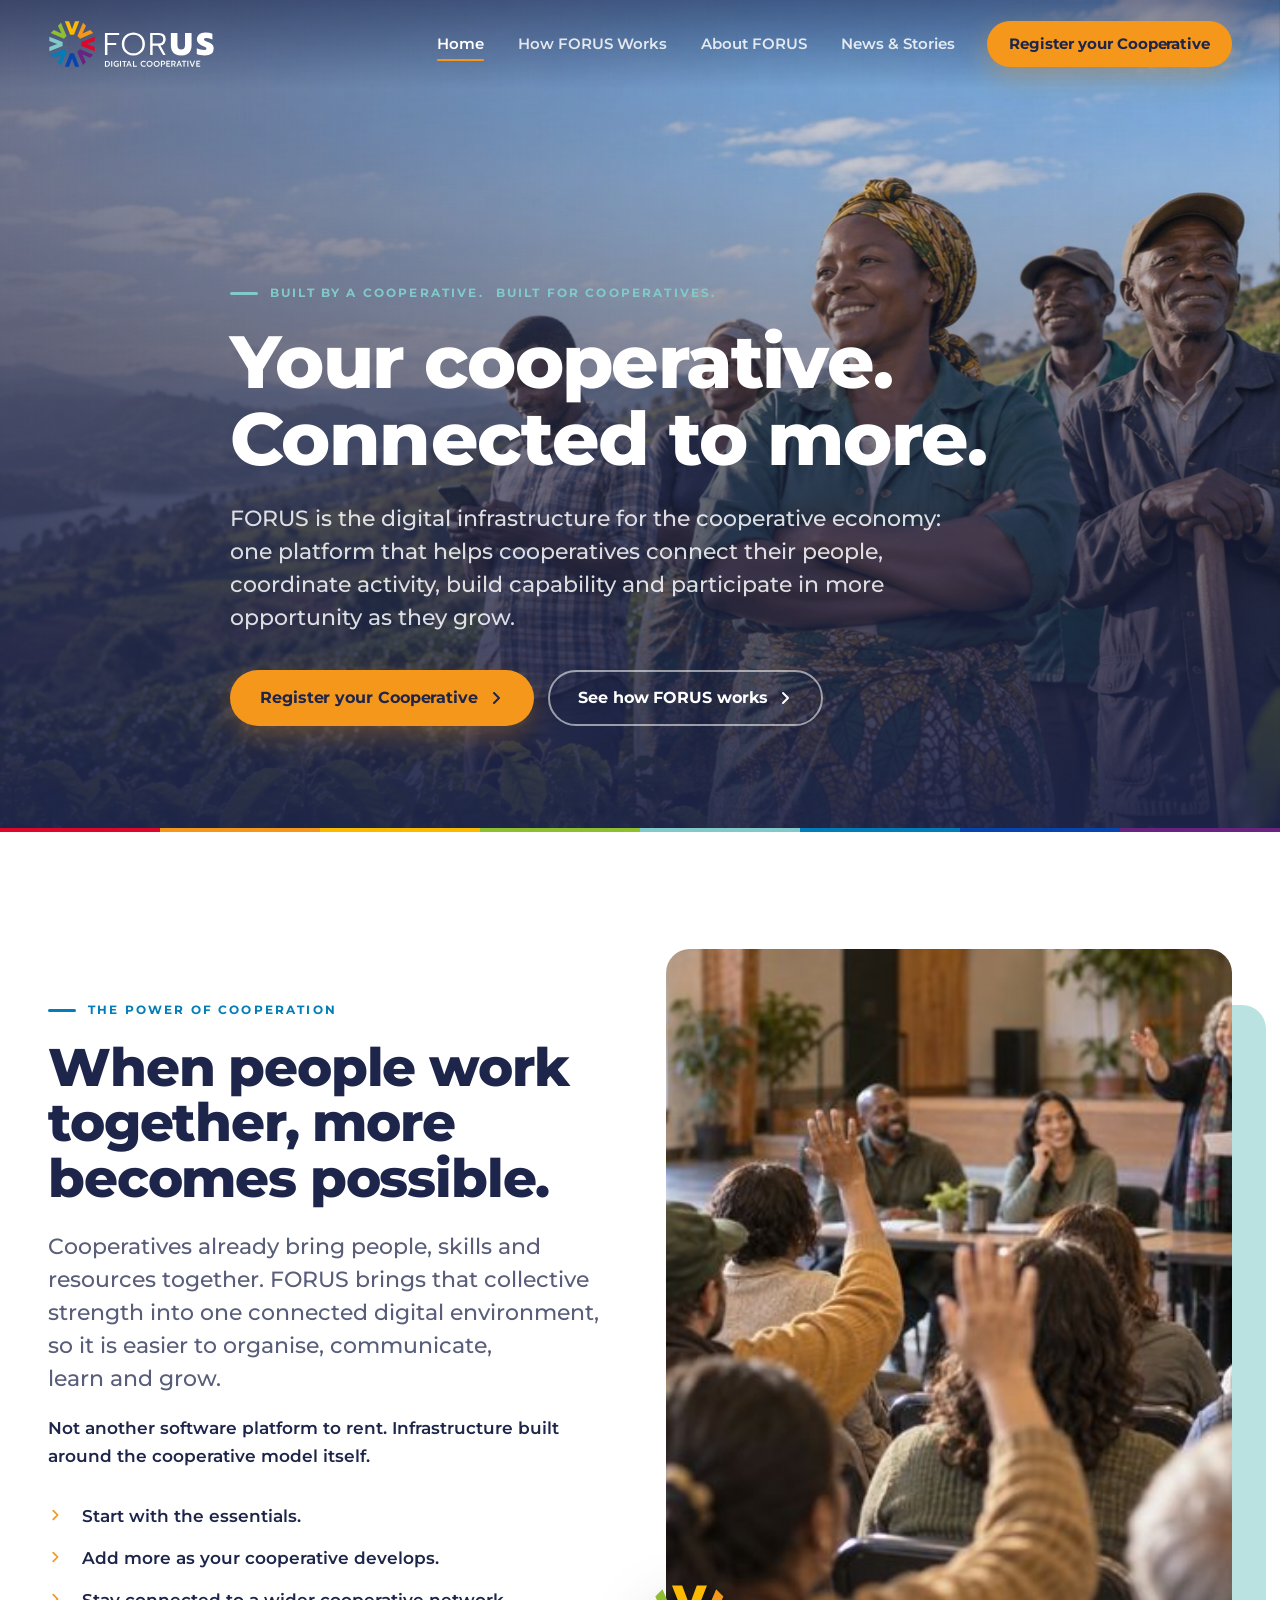
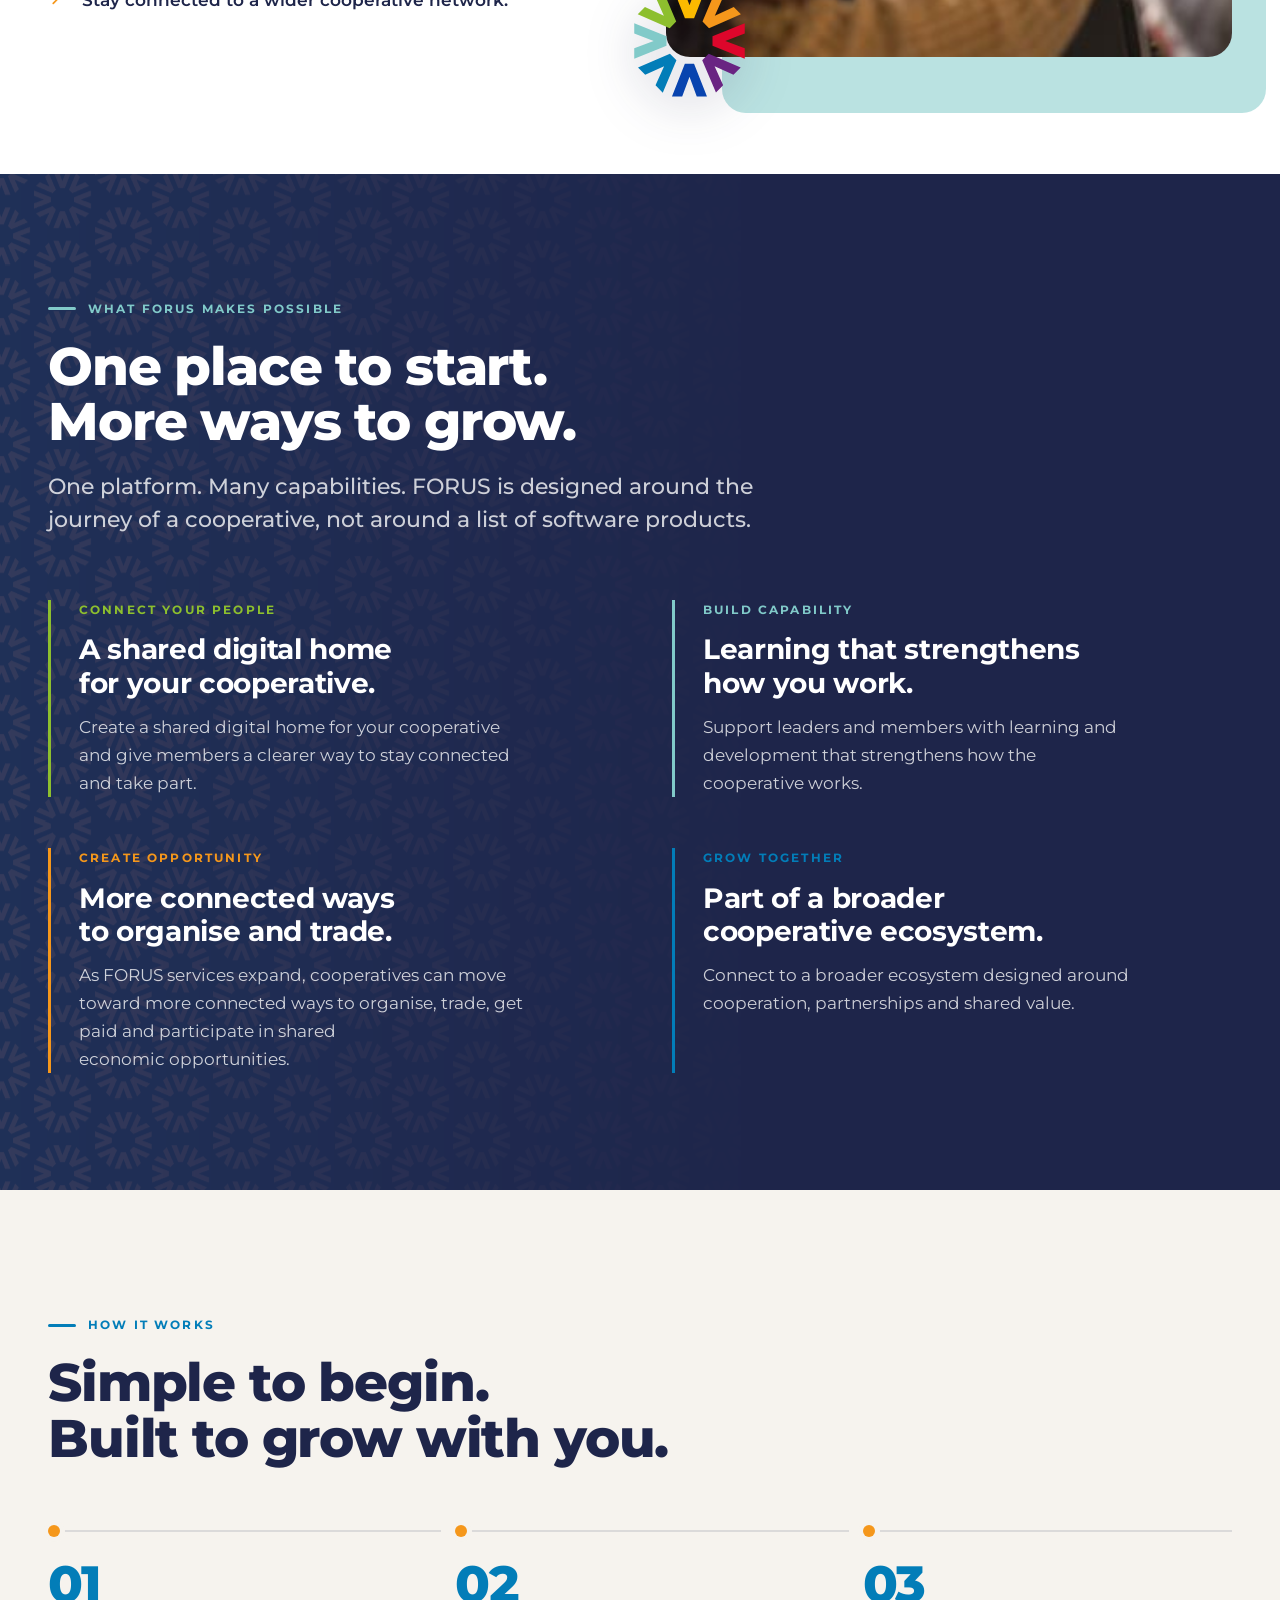
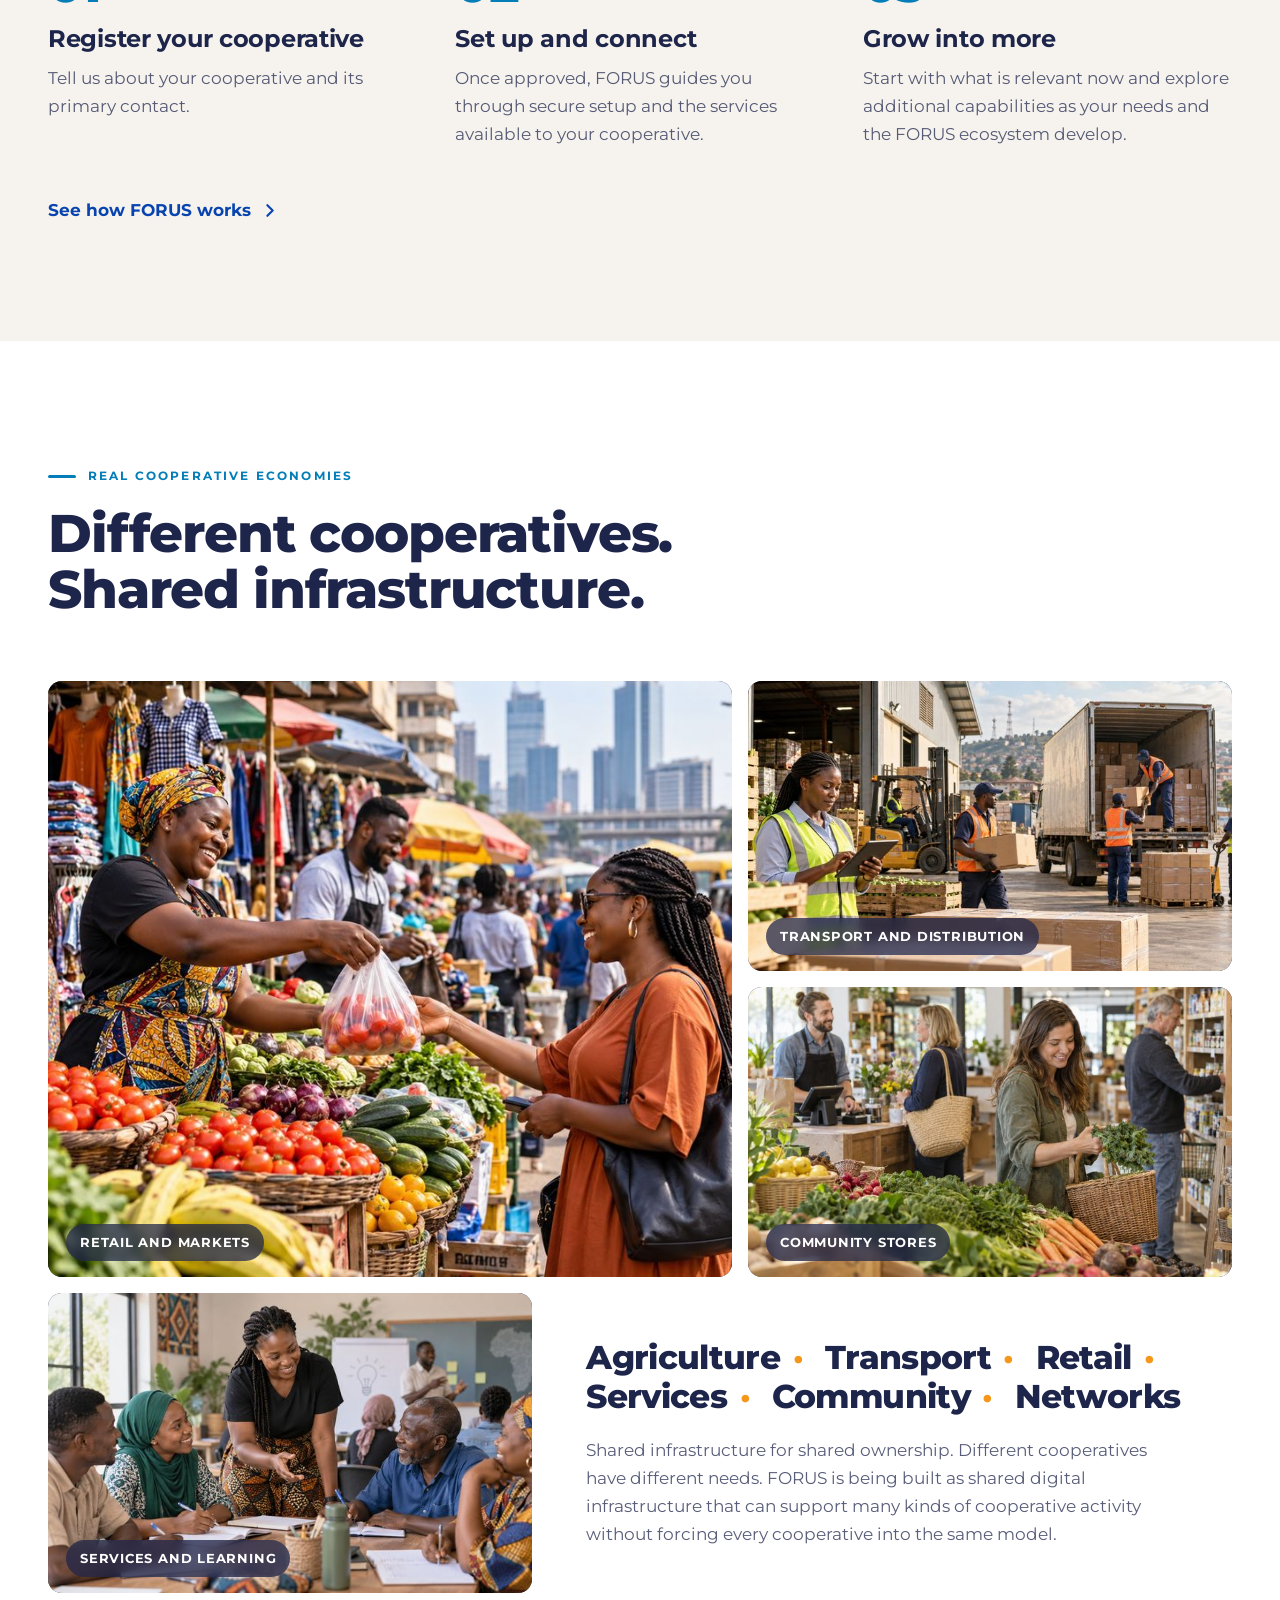
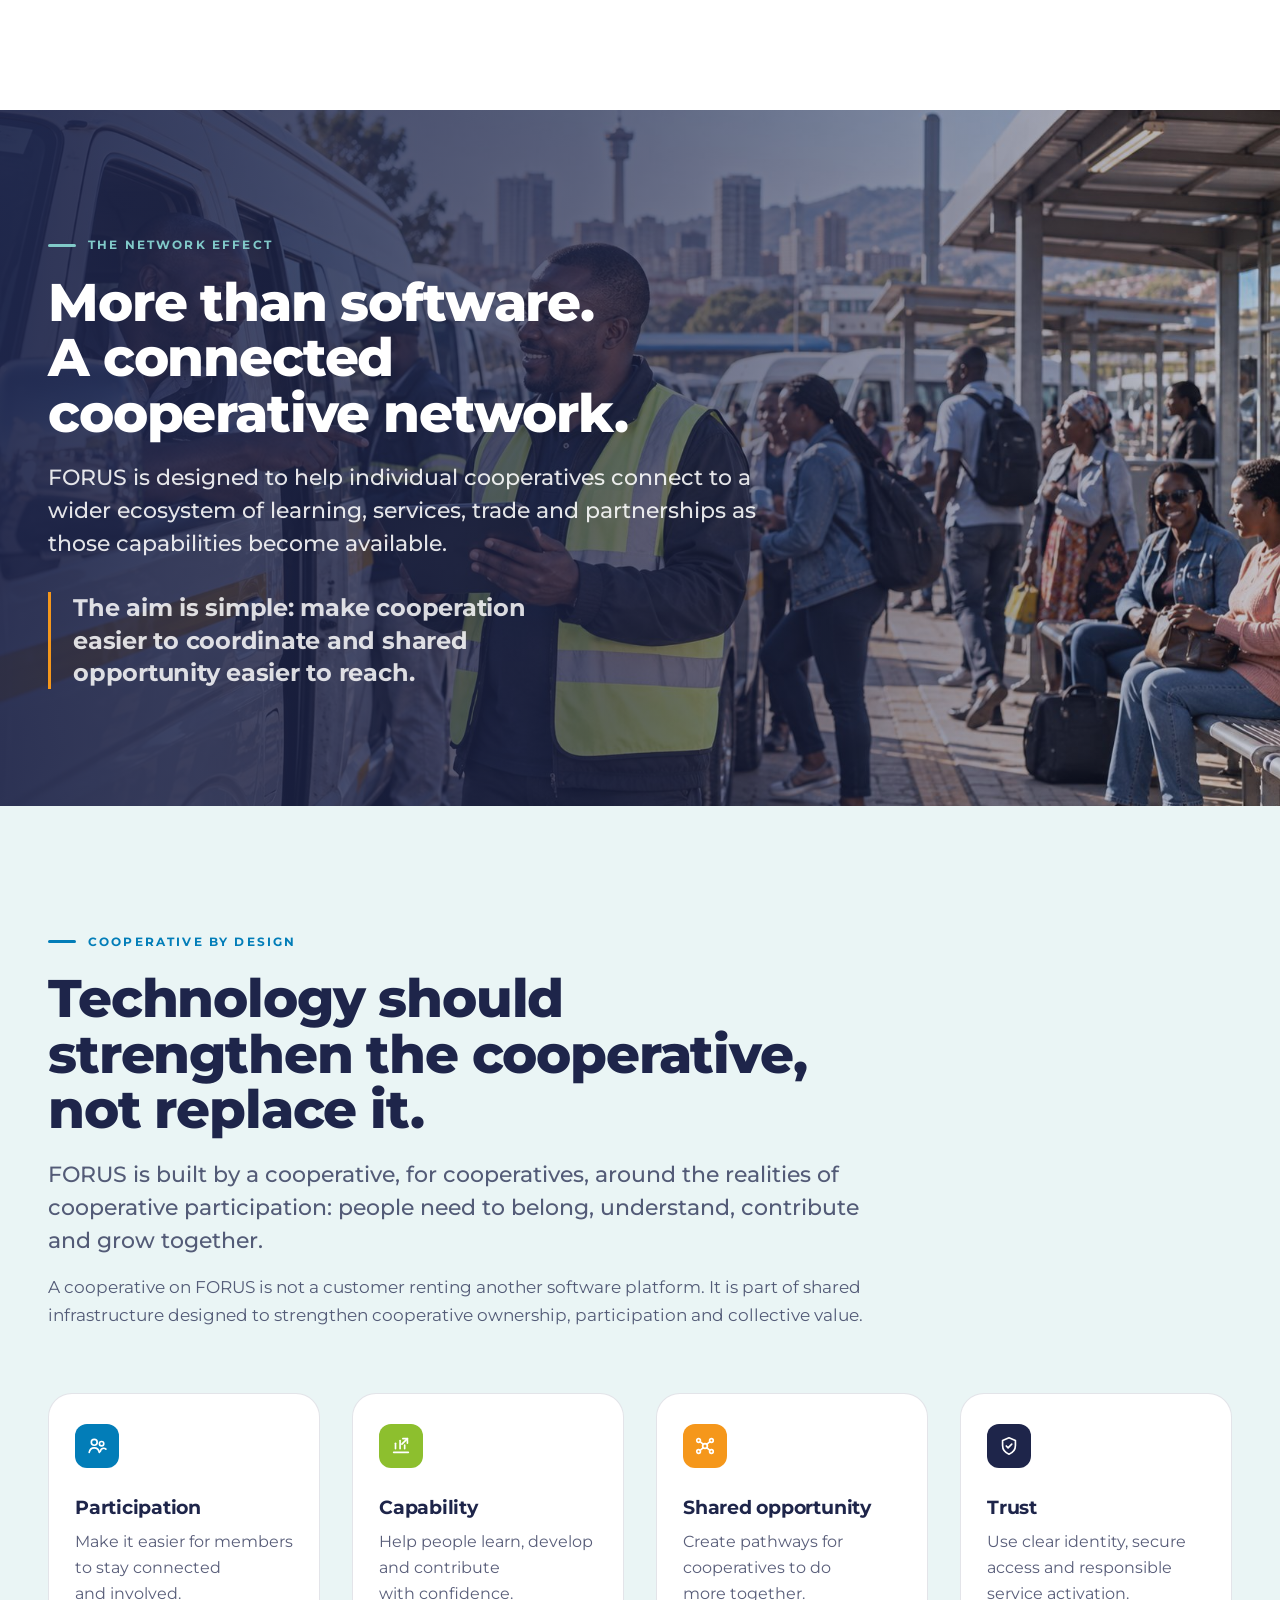
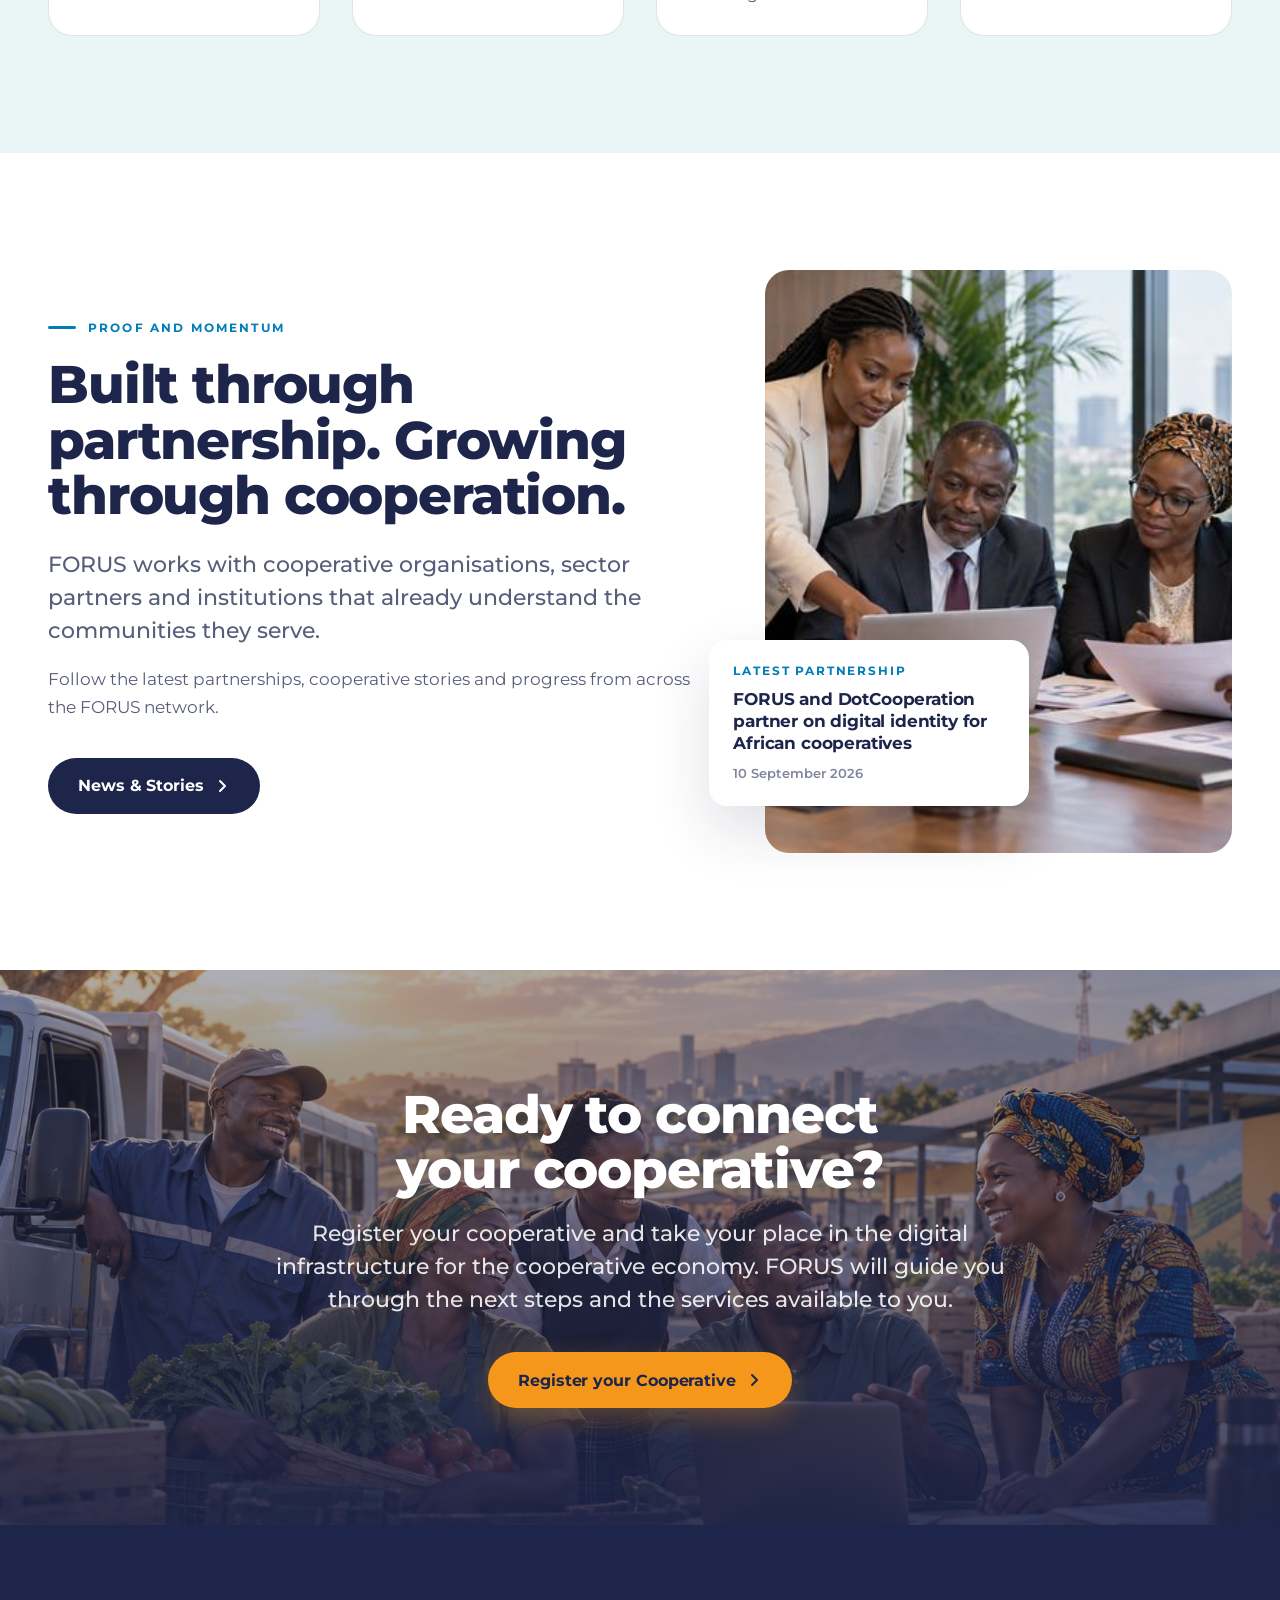
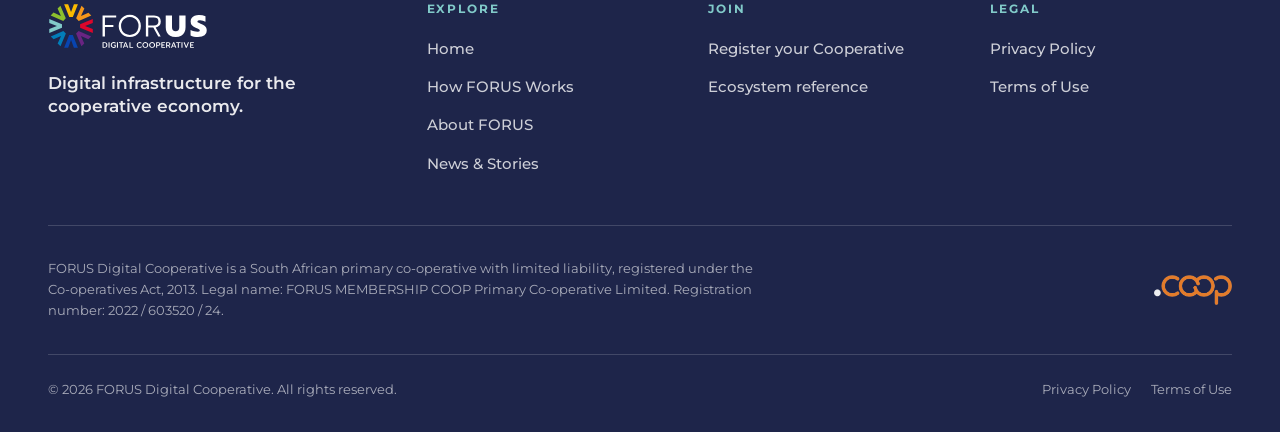
<file: index.html>
<!DOCTYPE html>
<html lang="en">
<head>
<meta charset="utf-8">
<meta name="viewport" content="width=device-width, initial-scale=1">
<title>FORUS | A Connected Digital Home for Cooperatives</title>
<meta name="description" content="FORUS is the digital infrastructure for the cooperative economy: one platform that helps cooperatives connect their people, coordinate activity, build capability and participate in more opportunity.">
<meta property="og:title" content="FORUS | A Connected Digital Home for Cooperatives">
<meta property="og:description" content="FORUS is the digital infrastructure for the cooperative economy: one platform that helps cooperatives connect their people, coordinate activity, build capability and participate in more opportunity.">
<meta property="og:type" content="website">
<meta property="og:image" content="assets/img/agriculture-1200.jpg">
<meta name="theme-color" content="#1E254A">
<link rel="icon" href="favicon.svg" type="image/svg+xml">
<link rel="preconnect" href="https://fonts.googleapis.com">
<link rel="preconnect" href="https://fonts.gstatic.com" crossorigin>
<link rel="stylesheet" href="https://fonts.googleapis.com/css2?family=Montserrat:wght@400;500;600;700;800&display=swap">
<link rel="stylesheet" href="assets/css/site.css">
<script src="assets/js/site.js" defer></script>
</head>
<body>
<a class="skip-link" href="#main">Skip to content</a>
<header class="site-header" data-header>
  <div class="container header-inner">
    <a class="logo" href="index.html" aria-label="FORUS Digital Cooperative home"><img src="assets/brand/forus-digital-cooperative-horizontal-reversed.svg" alt="FORUS Digital Cooperative" width="173" height="52"></a>
    <nav class="nav" id="nav" aria-label="Primary">
      <a href="index.html" aria-current="page">Home</a><a href="how-forus-works.html">How FORUS Works</a><a href="about.html">About FORUS</a><a href="stories.html">News &amp; Stories</a>
      <a class="btn btn-primary btn-sm" href="register.html">Register your Cooperative</a>
    </nav>
    <button class="nav-toggle" type="button" aria-expanded="false" aria-controls="nav" aria-label="Open menu"><span></span></button>
  </div>
</header>
<main id="main">

<section class="hero hero-home" aria-labelledby="home-h1">
  <div class="hero-media"><img src="assets/img/agriculture-1200.jpg" srcset="assets/img/agriculture-720.jpg 720w, assets/img/agriculture-1200.jpg 1200w, assets/img/agriculture-1672.jpg 1672w" sizes="100vw" width="1672" height="941" alt="Members of an agricultural cooperative standing among crops on a hillside, one checking a phone" style="--focus:64% 42%" fetchpriority="high" decoding="async"></div>
  <div class="hero-scrim" aria-hidden="true"></div>
  <div class="container hero-content">
    <p class="eyebrow"><span class="nb">Built by <span class="tie">a cooperative.</span></span> <span class="nb">Built <span class="tie-long">for cooperatives.</span></span></p>
    <h1 id="home-h1"><span class="nb"><span class="tie-long">Your cooperative.</span></span><br><span class="nb">Connected <span class="tie">to more.</span></span></h1>
    <p class="lead">FORUS is the digital infrastructure for the cooperative economy: one platform that helps cooperatives connect their people, coordinate activity, build capability and participate in more opportunity as they&nbsp;grow.</p>
    <div class="cta-row"><a class="btn btn-primary" href="register.html">Register your Cooperative<svg class="chev" viewBox="0 0 16 16" aria-hidden="true"><path d="M6 3l5 5-5 5" fill="none" stroke="currentColor" stroke-width="2" stroke-linecap="round" stroke-linejoin="round"/></svg></a><a class="btn btn-ghost" href="how-forus-works.html">See how FORUS works<svg class="chev" viewBox="0 0 16 16" aria-hidden="true"><path d="M6 3l5 5-5 5" fill="none" stroke="currentColor" stroke-width="2" stroke-linecap="round" stroke-linejoin="round"/></svg></a></div>
  </div>
</section>
<div class="spectrum" aria-hidden="true"></div>

<section class="section" aria-labelledby="idea-h2">
  <div class="container split">
    <div class="col-6 reveal">
      <p class="eyebrow">The power of&nbsp;cooperation</p>
      <h2 id="idea-h2">When people work together, more <span class="tie-long">becomes possible.</span></h2>
      <div class="body-copy" style="margin-top:24px">
        <p class="lead">Cooperatives already bring people, skills and resources together. FORUS brings that collective strength into one connected digital environment, so it is easier to organise, communicate, learn and&nbsp;grow.</p>
        <p style="font-weight:600;color:var(--night-blue)">Not another software platform to rent. Infrastructure built around the cooperative model&nbsp;itself.</p>
      </div>
      <ul class="stack-list">
        <li><svg class="chev" viewBox="0 0 16 16" aria-hidden="true"><path d="M6 3l5 5-5 5" fill="none" stroke="currentColor" stroke-width="2" stroke-linecap="round" stroke-linejoin="round"/></svg><span>Start with <span class="tie">the essentials.</span></span></li>
        <li><svg class="chev" viewBox="0 0 16 16" aria-hidden="true"><path d="M6 3l5 5-5 5" fill="none" stroke="currentColor" stroke-width="2" stroke-linecap="round" stroke-linejoin="round"/></svg><span>Add more as your <span class="tie-long">cooperative develops.</span></span></li>
        <li><svg class="chev" viewBox="0 0 16 16" aria-hidden="true"><path d="M6 3l5 5-5 5" fill="none" stroke="currentColor" stroke-width="2" stroke-linecap="round" stroke-linejoin="round"/></svg><span>Stay connected to a wider <span class="tie-long">cooperative network.</span></span></li>
      </ul>
    </div>
    <div class="col-6 reveal" data-delay="1">
      <div class="figure figure-tall figure-offset"><img src="assets/img/participation-1200.jpg" srcset="assets/img/participation-720.jpg 720w, assets/img/participation-1200.jpg 1200w, assets/img/participation-1672.jpg 1672w" sizes="(max-width: 900px) 100vw, 50vw" width="1672" height="941" alt="Cooperative members raising their hands during a meeting in a community hall" style="--focus:52% 42%" loading="lazy" decoding="async"><img class="figure-mark" src="assets/brand/forus-mark.svg" alt="" width="120" height="120" aria-hidden="true"></div>
    </div>
  </div>
</section>

<section class="section bg-night pattern" aria-labelledby="possible-h2">
  <div class="container">
    <div class="section-head reveal">
      <p class="eyebrow on-dark">What FORUS makes&nbsp;possible</p>
      <h2 id="possible-h2">One place to start. More ways <span class="tie">to grow.</span></h2>
      <p class="lead">One platform. Many capabilities. FORUS is designed around the journey of a cooperative, not around a list of software&nbsp;products.</p>
    </div>
    <ul class="outcomes">
      <li class="outcome reveal" style="--accent:var(--green)"><small>Connect your&nbsp;people</small><h3>A shared digital home for <span class="tie-long">your cooperative.</span></h3><p>Create a shared digital home for your cooperative and give members a clearer way to stay connected and take&nbsp;part.</p></li>
      <li class="outcome reveal" data-delay="1" style="--accent:var(--light-blue)"><small>Build&nbsp;capability</small><h3>Learning that strengthens how <span class="tie">you work.</span></h3><p>Support leaders and members with learning and development that strengthens how the cooperative&nbsp;works.</p></li>
      <li class="outcome reveal" data-delay="2" style="--accent:var(--orange)"><small>Create&nbsp;opportunity</small><h3>More connected ways to organise <span class="tie">and trade.</span></h3><p>As FORUS services expand, cooperatives can move toward more connected ways to organise, trade, get paid and participate in shared economic&nbsp;opportunities.</p></li>
      <li class="outcome reveal" data-delay="3" style="--accent:var(--medium-blue)"><small>Grow&nbsp;together</small><h3>Part of a broader <span class="tie-long">cooperative ecosystem.</span></h3><p>Connect to a broader ecosystem designed around cooperation, partnerships and shared&nbsp;value.</p></li>
    </ul>
  </div>
</section>

<section class="section bg-sand" aria-labelledby="how-h2">
  <div class="container">
    <div class="section-head reveal">
      <p class="eyebrow">How it&nbsp;works</p>
      <h2 id="how-h2">Simple to begin.<br class="desk"> Built to grow <span class="tie">with you.</span></h2>
    </div>
    <ol class="steps">
      <li class="step reveal"><span class="num">01</span><h3>Register <span class="tie">your cooperative</span></h3><p>Tell us about your cooperative and its primary&nbsp;contact.</p></li>
      <li class="step reveal" data-delay="1"><span class="num">02</span><h3>Set up <span class="tie">and connect</span></h3><p>Once approved, FORUS guides you through secure setup and the services available to your&nbsp;cooperative.</p></li>
      <li class="step reveal" data-delay="2"><span class="num">03</span><h3>Grow <span class="tie">into more</span></h3><p>Start with what is relevant now and explore additional capabilities as your needs and the FORUS ecosystem&nbsp;develop.</p></li>
    </ol>
    <div class="cta-row reveal" style="margin-top:48px"><a class="link-more" href="how-forus-works.html">See how FORUS works<svg class="chev" viewBox="0 0 16 16" aria-hidden="true"><path d="M6 3l5 5-5 5" fill="none" stroke="currentColor" stroke-width="2" stroke-linecap="round" stroke-linejoin="round"/></svg></a></div>
  </div>
</section>

<section class="section" aria-labelledby="sectors-h2">
  <div class="container">
    <div class="section-head reveal">
      <p class="eyebrow">Real cooperative&nbsp;economies</p>
      <h2 id="sectors-h2">Different cooperatives. <span class="tie-long">Shared infrastructure.</span></h2>
    </div>
    <div class="mosaic">
      <figure class="m1 reveal"><img src="assets/img/market-1200.jpg" srcset="assets/img/market-720.jpg 720w, assets/img/market-1200.jpg 1200w, assets/img/market-1672.jpg 1672w" sizes="(max-width: 900px) 100vw, 58vw" width="1672" height="941" alt="A market vendor handing fresh produce to a customer on a busy city street" style="--focus:45% 50%" loading="lazy" decoding="async"><figcaption>Retail and&nbsp;markets</figcaption></figure>
      <figure class="m2 reveal" data-delay="1"><img src="assets/img/logistics-1200.jpg" srcset="assets/img/logistics-720.jpg 720w, assets/img/logistics-1200.jpg 1200w, assets/img/logistics-1672.jpg 1672w" sizes="(max-width: 900px) 50vw, 42vw" width="1672" height="941" alt="Warehouse workers loading boxes onto a truck while a colleague checks a tablet" style="--focus:35% 50%" loading="lazy" decoding="async"><figcaption>Transport and&nbsp;distribution</figcaption></figure>
      <figure class="m3 reveal" data-delay="2"><img src="assets/img/store-diverse-1200.jpg" srcset="assets/img/store-diverse-720.jpg 720w, assets/img/store-diverse-1200.jpg 1200w, assets/img/store-diverse-1448.jpg 1448w" sizes="(max-width: 900px) 50vw, 42vw" width="1448" height="1086" alt="Shoppers choosing fresh produce in a bright cooperative store while a shopkeeper serves at the counter" style="--focus:58% 55%" loading="lazy" decoding="async"><figcaption>Community&nbsp;stores</figcaption></figure>
      <figure class="m4 reveal" data-delay="1"><img src="assets/img/academy-1200.jpg" srcset="assets/img/academy-720.jpg 720w, assets/img/academy-1200.jpg 1200w, assets/img/academy-1672.jpg 1672w" sizes="(max-width: 900px) 100vw, 33vw" width="1672" height="941" alt="A facilitator leading a small training session around a table" style="--focus:40% 45%" loading="lazy" decoding="async"><figcaption>Services and&nbsp;learning</figcaption></figure>
      <div class="m-text reveal" data-delay="2">
        <div>
          <p class="word-list"><span>Agriculture</span> <span>Transport</span> <span>Retail</span> <span>Services</span> <span>Community</span> <span>Networks</span></p>
          <p class="body-copy" style="margin-top:20px;max-width:52ch">Shared infrastructure for shared ownership. Different cooperatives have different needs. FORUS is being built as shared digital infrastructure that can support many kinds of cooperative activity without forcing every cooperative into the same&nbsp;model.</p>
        </div>
      </div>
    </div>
  </div>
</section>

<section class="bleed section" aria-labelledby="network-h2">
  <div class="bleed-media"><img src="assets/img/transport-1200.jpg" srcset="assets/img/transport-720.jpg 720w, assets/img/transport-1200.jpg 1200w, assets/img/transport-1672.jpg 1672w" sizes="100vw" width="1672" height="941" alt="A minibus taxi operator and colleague reviewing a tablet at a busy taxi rank" style="--focus:38% 50%" loading="lazy" decoding="async"></div>
  <div class="bleed-scrim" aria-hidden="true"></div>
  <div class="container">
    <div class="section-head reveal">
      <p class="eyebrow on-dark">The network&nbsp;effect</p>
      <h2 id="network-h2">More than software. A connected <span class="tie-long">cooperative network.</span></h2>
      <p class="lead">FORUS is designed to help individual cooperatives connect to a wider ecosystem of learning, services, trade and partnerships as those capabilities become&nbsp;available.</p>
      <p class="pull">The aim is simple: make cooperation easier to coordinate and shared opportunity easier to&nbsp;reach.</p>
    </div>
  </div>
</section>

<section class="section bg-mist" aria-labelledby="design-h2">
  <div class="container">
    <div class="section-head reveal" style="max-width:920px">
      <p class="eyebrow">Cooperative by&nbsp;design</p>
      <h2 id="design-h2">Technology should<br class="desk"> strengthen the cooperative,<br class="desk"> not <span class="tie">replace it.</span></h2>
      <p class="lead">FORUS is built by a cooperative, for cooperatives, around the realities of cooperative participation: people need to belong, understand, contribute and grow&nbsp;together.</p>
      <p class="body-copy" style="margin-top:16px">A cooperative on FORUS is not a customer renting another software platform. It is part of shared infrastructure designed to strengthen cooperative ownership, participation and collective&nbsp;value.</p>
    </div>
    <ul class="principles">
      <li class="principle reveal"><div class="principle-glyph" style="--accent:var(--medium-blue)"><svg viewBox="0 0 24 24" fill="none" stroke="currentColor" stroke-width="1.8" stroke-linecap="round" stroke-linejoin="round" aria-hidden="true"><circle cx="9" cy="8" r="3.2"/><circle cx="17" cy="9.5" r="2.4"/><path d="M3.5 19c.6-3.3 2.8-5 5.5-5s4.9 1.7 5.5 5"/><path d="M15.5 18c.4-2.2 1.9-3.5 3.8-3.5 1 0 1.8.3 2.4.9"/></svg></div><h3>Participation</h3><p>Make it easier for members to stay connected and&nbsp;involved.</p></li>
      <li class="principle reveal"><div class="principle-glyph" style="--accent:var(--green)"><svg viewBox="0 0 24 24" fill="none" stroke="currentColor" stroke-width="1.8" stroke-linecap="round" stroke-linejoin="round" aria-hidden="true"><path d="M4 19h16"/><path d="M6 15V9"/><path d="M11 15V6"/><path d="M16 15v-4"/><path d="M14 4h5v5"/><path d="M19 4l-6 6"/></svg></div><h3>Capability</h3><p>Help people learn, develop and contribute with&nbsp;confidence.</p></li>
      <li class="principle reveal"><div class="principle-glyph" style="--accent:var(--orange)"><svg viewBox="0 0 24 24" fill="none" stroke="currentColor" stroke-width="1.8" stroke-linecap="round" stroke-linejoin="round" aria-hidden="true"><circle cx="12" cy="12" r="2.6"/><circle cx="5" cy="6" r="2"/><circle cx="19" cy="6" r="2"/><circle cx="5" cy="18" r="2"/><circle cx="19" cy="18" r="2"/><path d="M6.6 7.3l3.6 3M17.4 7.3l-3.6 3M6.6 16.7l3.6-3M17.4 16.7l-3.6-3"/></svg></div><h3><span class="tie-long">Shared opportunity</span></h3><p>Create pathways for cooperatives to do more&nbsp;together.</p></li>
      <li class="principle reveal"><div class="principle-glyph" style="--accent:var(--night-blue)"><svg viewBox="0 0 24 24" fill="none" stroke="currentColor" stroke-width="1.8" stroke-linecap="round" stroke-linejoin="round" aria-hidden="true"><path d="M12 3l7 3v5.5c0 4.4-3 7.8-7 9.5-4-1.7-7-5.1-7-9.5V6z"/><path d="M9 12l2 2 4-4"/></svg></div><h3>Trust</h3><p>Use clear identity, secure access and responsible service&nbsp;activation.</p></li>
    </ul>
  </div>
</section>

<section class="section" aria-labelledby="proof-h2">
  <div class="container proof">
    <div class="reveal">
      <p class="eyebrow">Proof and&nbsp;momentum</p>
      <h2 id="proof-h2">Built through partnership. Growing <span class="tie-long">through cooperation.</span></h2>
      <div class="body-copy" style="margin-top:24px">
        <p class="lead">FORUS works with cooperative organisations, sector partners and institutions that already understand the communities they&nbsp;serve.</p>
        <p>Follow the latest partnerships, cooperative stories and progress from across the FORUS&nbsp;network.</p>
      </div>
      <div class="cta-row"><a class="btn btn-dark" href="stories.html">News &amp; Stories<svg class="chev" viewBox="0 0 16 16" aria-hidden="true"><path d="M6 3l5 5-5 5" fill="none" stroke="currentColor" stroke-width="2" stroke-linecap="round" stroke-linejoin="round"/></svg></a></div>
    </div>
    <div class="proof-media reveal" data-delay="1">
      <img src="assets/img/leadership-1200.jpg" srcset="assets/img/leadership-720.jpg 720w, assets/img/leadership-1200.jpg 1200w, assets/img/leadership-1672.jpg 1672w" sizes="(max-width: 900px) 100vw, 40vw" width="1672" height="941" alt="Cooperative leaders reviewing documents together around a boardroom table" style="--focus:50% 45%" loading="lazy" decoding="async">
      <a class="proof-card" href="story-template.html" style="text-decoration:none">
        <small>Latest&nbsp;partnership</small>
        <b>FORUS and DotCooperation partner on digital identity for African&nbsp;cooperatives</b>
        <time datetime="2026-09-10">10 September 2026</time>
      </a>
    </div>
  </div>
</section>

<section class="bleed bleed-center section" aria-labelledby="cta-h2">
  <div class="bleed-media"><img src="assets/img/community-1200.jpg" srcset="assets/img/community-720.jpg 720w, assets/img/community-1200.jpg 1200w, assets/img/community-1672.jpg 1672w" sizes="100vw" width="1672" height="941" alt="A cooperative team gathered around a laptop and crates of produce in late afternoon light" style="--focus:55% 45%" loading="lazy" decoding="async"></div>
  <div class="bleed-scrim center" aria-hidden="true"></div>
  <div class="container">
    <div class="section-head reveal">
      <h2 id="cta-h2">Ready to connect <span class="tie-long">your cooperative?</span></h2>
      <p class="lead">Register your cooperative and take your place in the digital infrastructure for the cooperative economy. FORUS will guide you through the next steps and the services available to&nbsp;you.</p>
      <div class="cta-row"><a class="btn btn-primary" href="register.html">Register your Cooperative<svg class="chev" viewBox="0 0 16 16" aria-hidden="true"><path d="M6 3l5 5-5 5" fill="none" stroke="currentColor" stroke-width="2" stroke-linecap="round" stroke-linejoin="round"/></svg></a></div>
    </div>
  </div>
</section>
</main>
<footer class="site-footer">
  <div class="container">
    <div class="footer-top">
      <div class="footer-brand">
        <img src="assets/brand/forus-digital-cooperative-horizontal-reversed.svg" alt="FORUS Digital Cooperative" width="160" height="48">
        <p>Digital infrastructure for the cooperative&nbsp;economy.</p>
      </div>
      <div class="footer-col">
        <h3>Explore</h3>
        <ul>
          <li><a href="index.html">Home</a></li>
          <li><a href="how-forus-works.html">How FORUS Works</a></li>
          <li><a href="about.html">About FORUS</a></li>
          <li><a href="stories.html">News &amp; Stories</a></li>
        </ul>
      </div>
      <div class="footer-col">
        <h3>Join</h3>
        <ul>
          <li><a href="register.html">Register your Cooperative</a></li>
          <li><a href="ecosystem.html">Ecosystem reference</a></li>
        </ul>
      </div>
      <div class="footer-col">
        <h3>Legal</h3>
        <ul>
          <li><a href="privacy.html">Privacy Policy</a></li>
          <li><a href="terms.html">Terms of Use</a></li>
        </ul>
      </div>
    </div>
    <div class="footer-mid">
      <p class="footer-legal">FORUS Digital Cooperative is a South African primary co-operative with limited liability, registered under the Co-operatives Act, 2013. Legal name: FORUS MEMBERSHIP COOP Primary Co-operative Limited. Registration number: 2022 / 603520 /&nbsp;24.</p>
      <div class="footer-partners" aria-label="Cooperative partners">
        <a href="https://identity.coop" target="_blank" rel="noreferrer" aria-label=".coop domain"><img class="partner-coop" src="assets/brand/dotcoop-mark-reversed.png" alt=".coop" width="78" height="30"></a>
      </div>
    </div>
    <div class="footer-bottom">
      <p>© 2026 FORUS Digital Cooperative. All rights&nbsp;reserved.</p>
      <nav aria-label="Legal"><a href="privacy.html">Privacy Policy</a><a href="terms.html">Terms of Use</a></nav>
    </div>
  </div>
</footer>
</body>
</html>
</file>
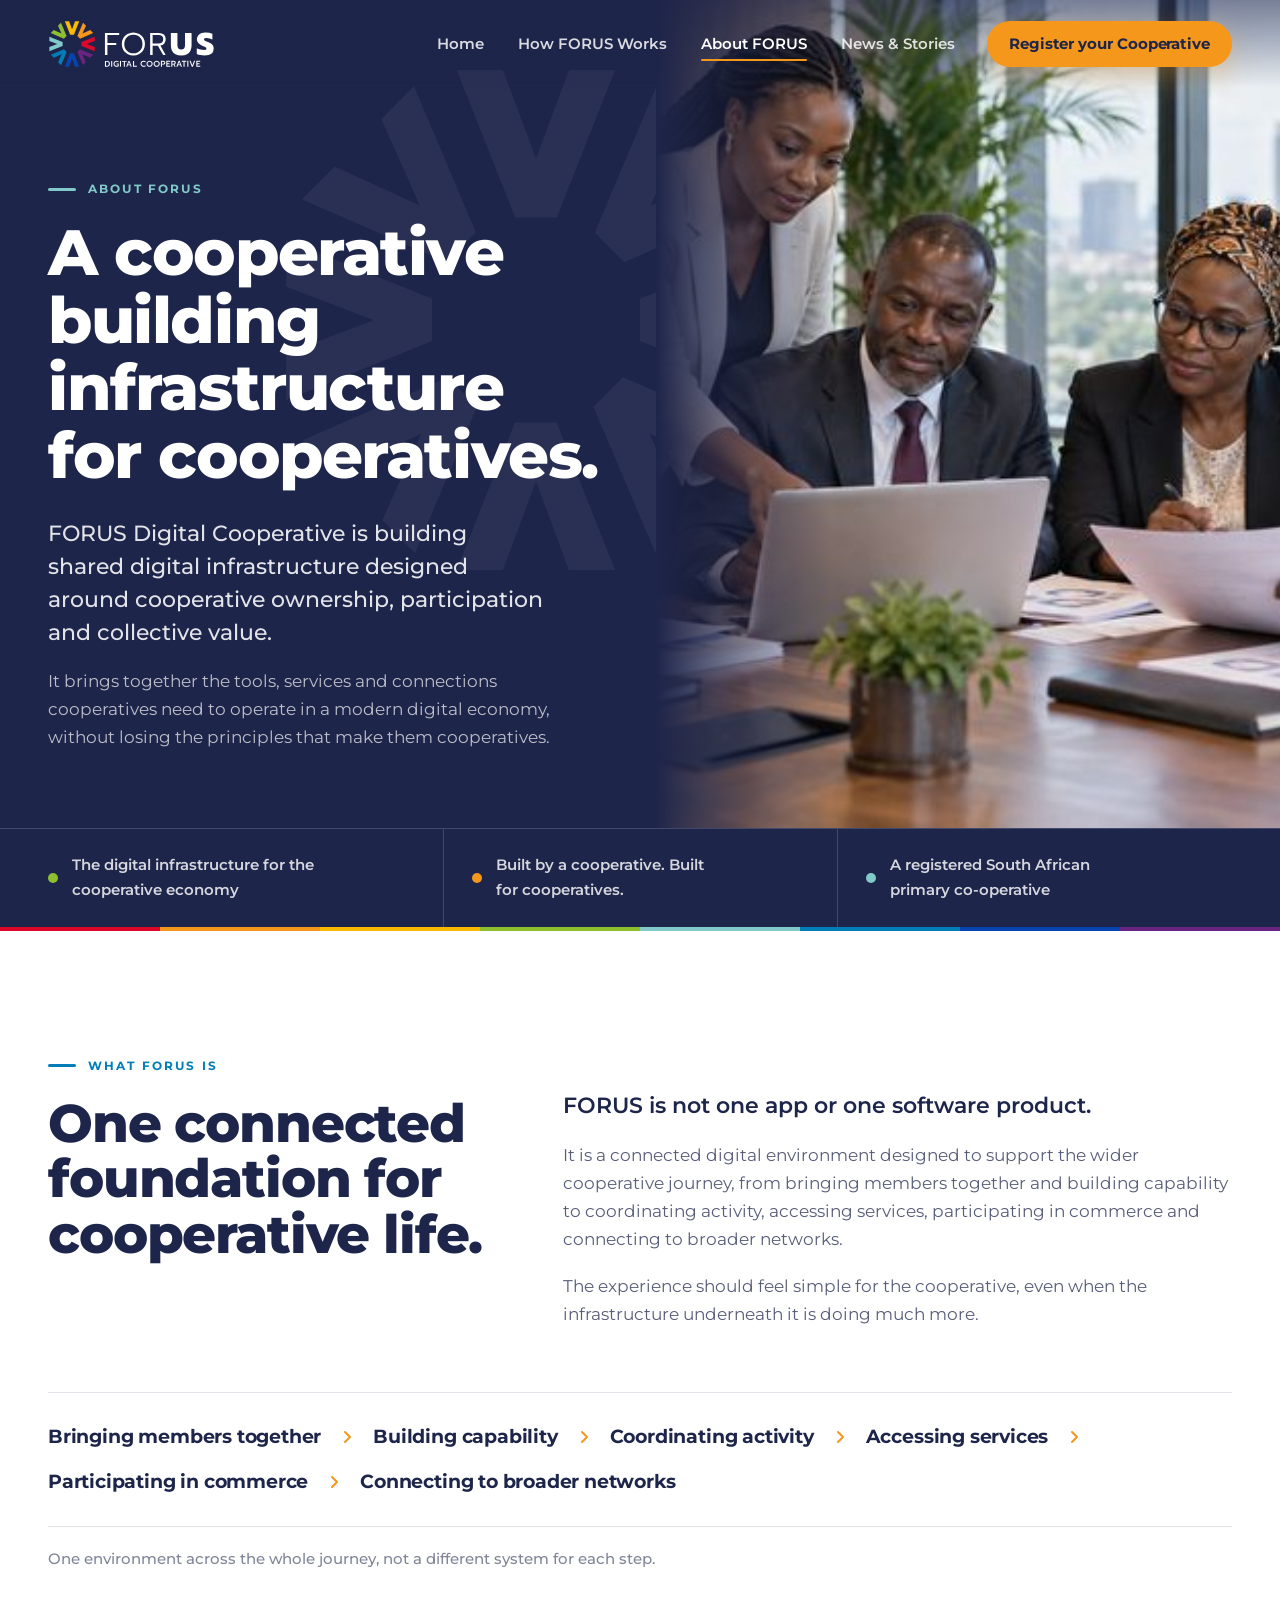
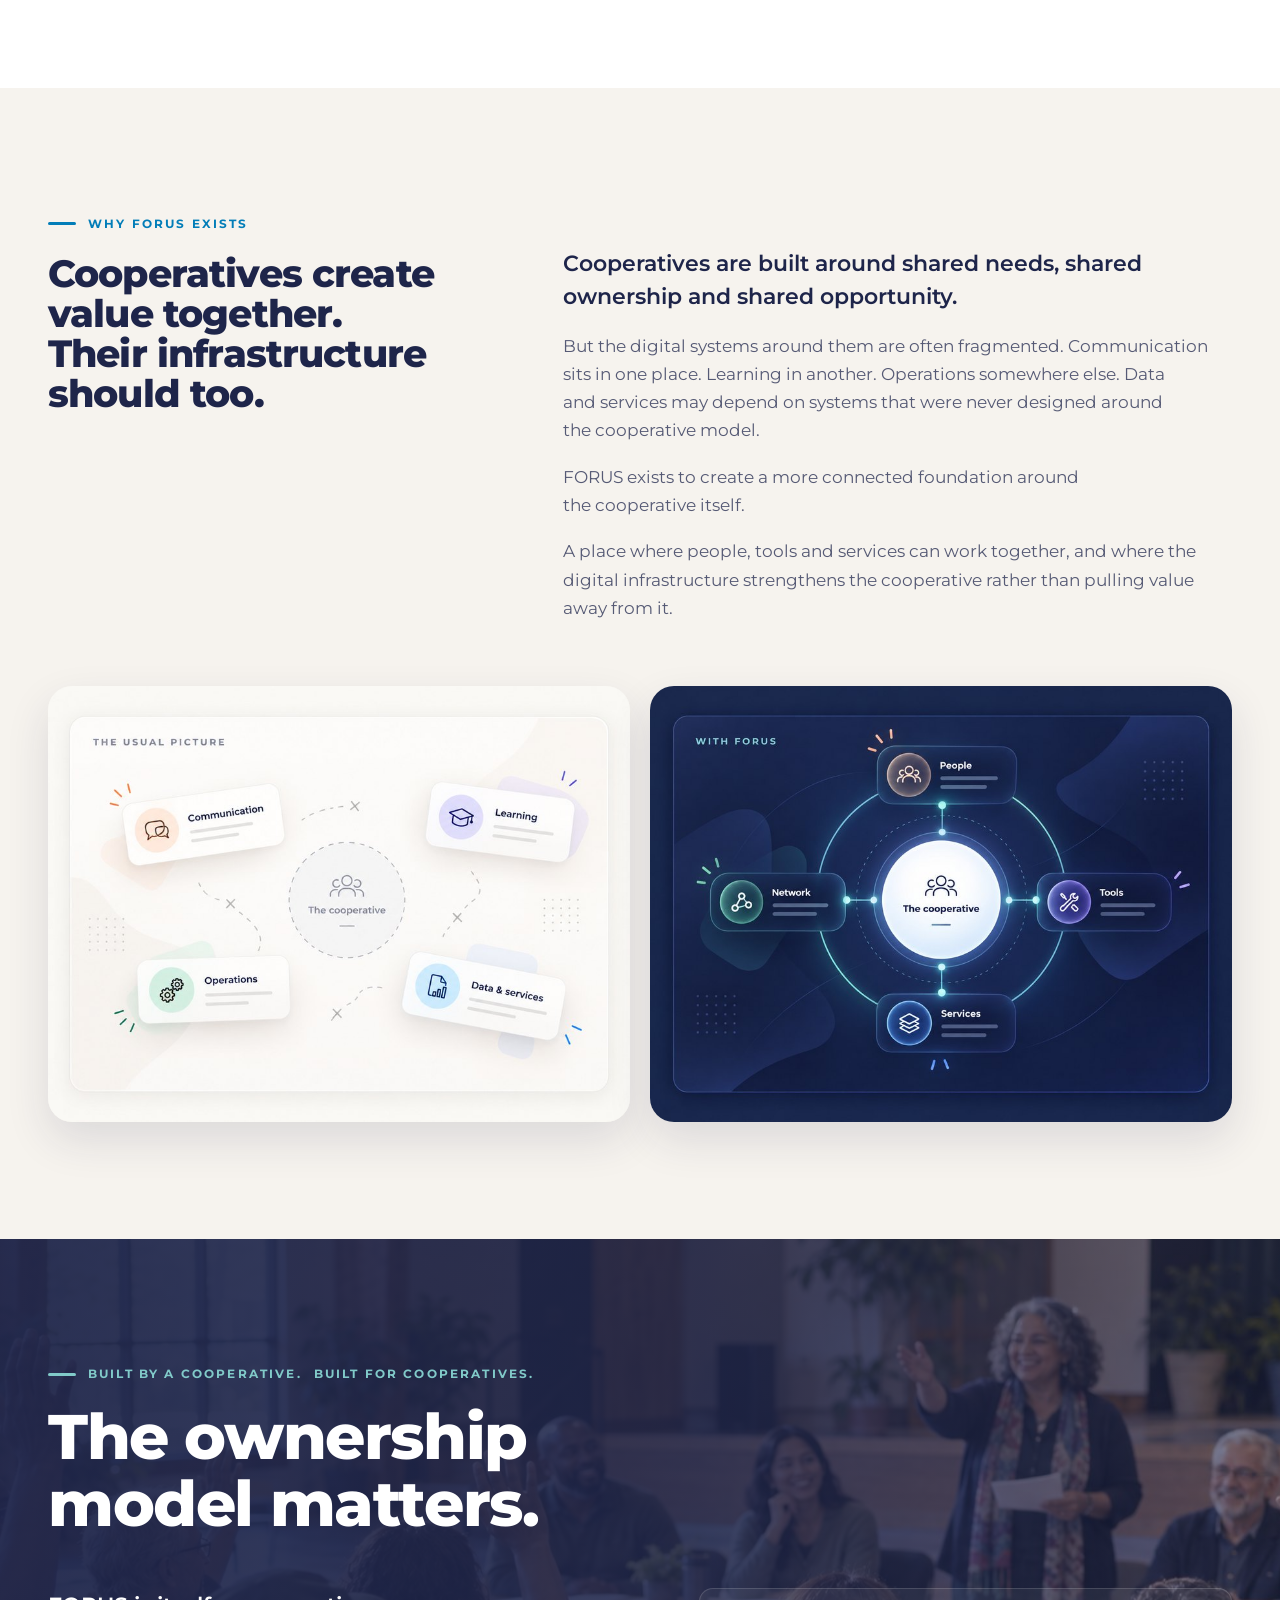
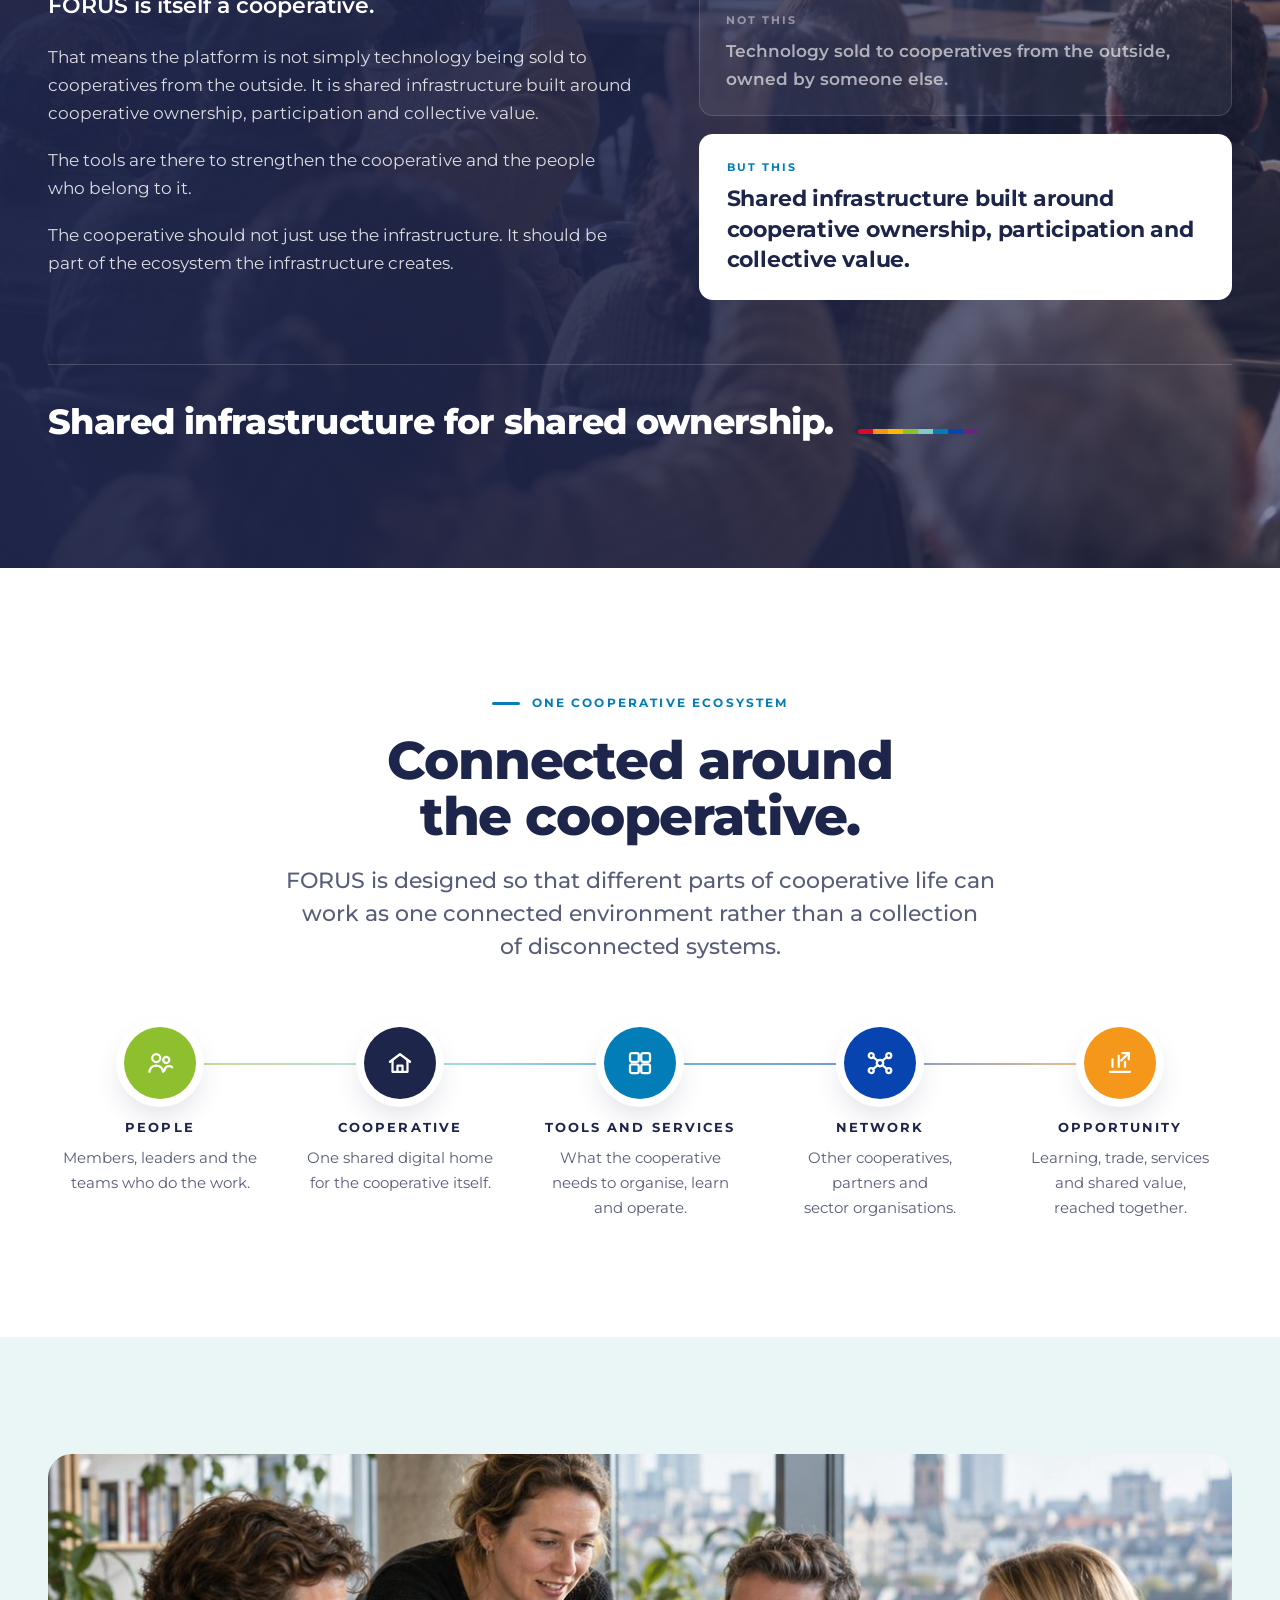
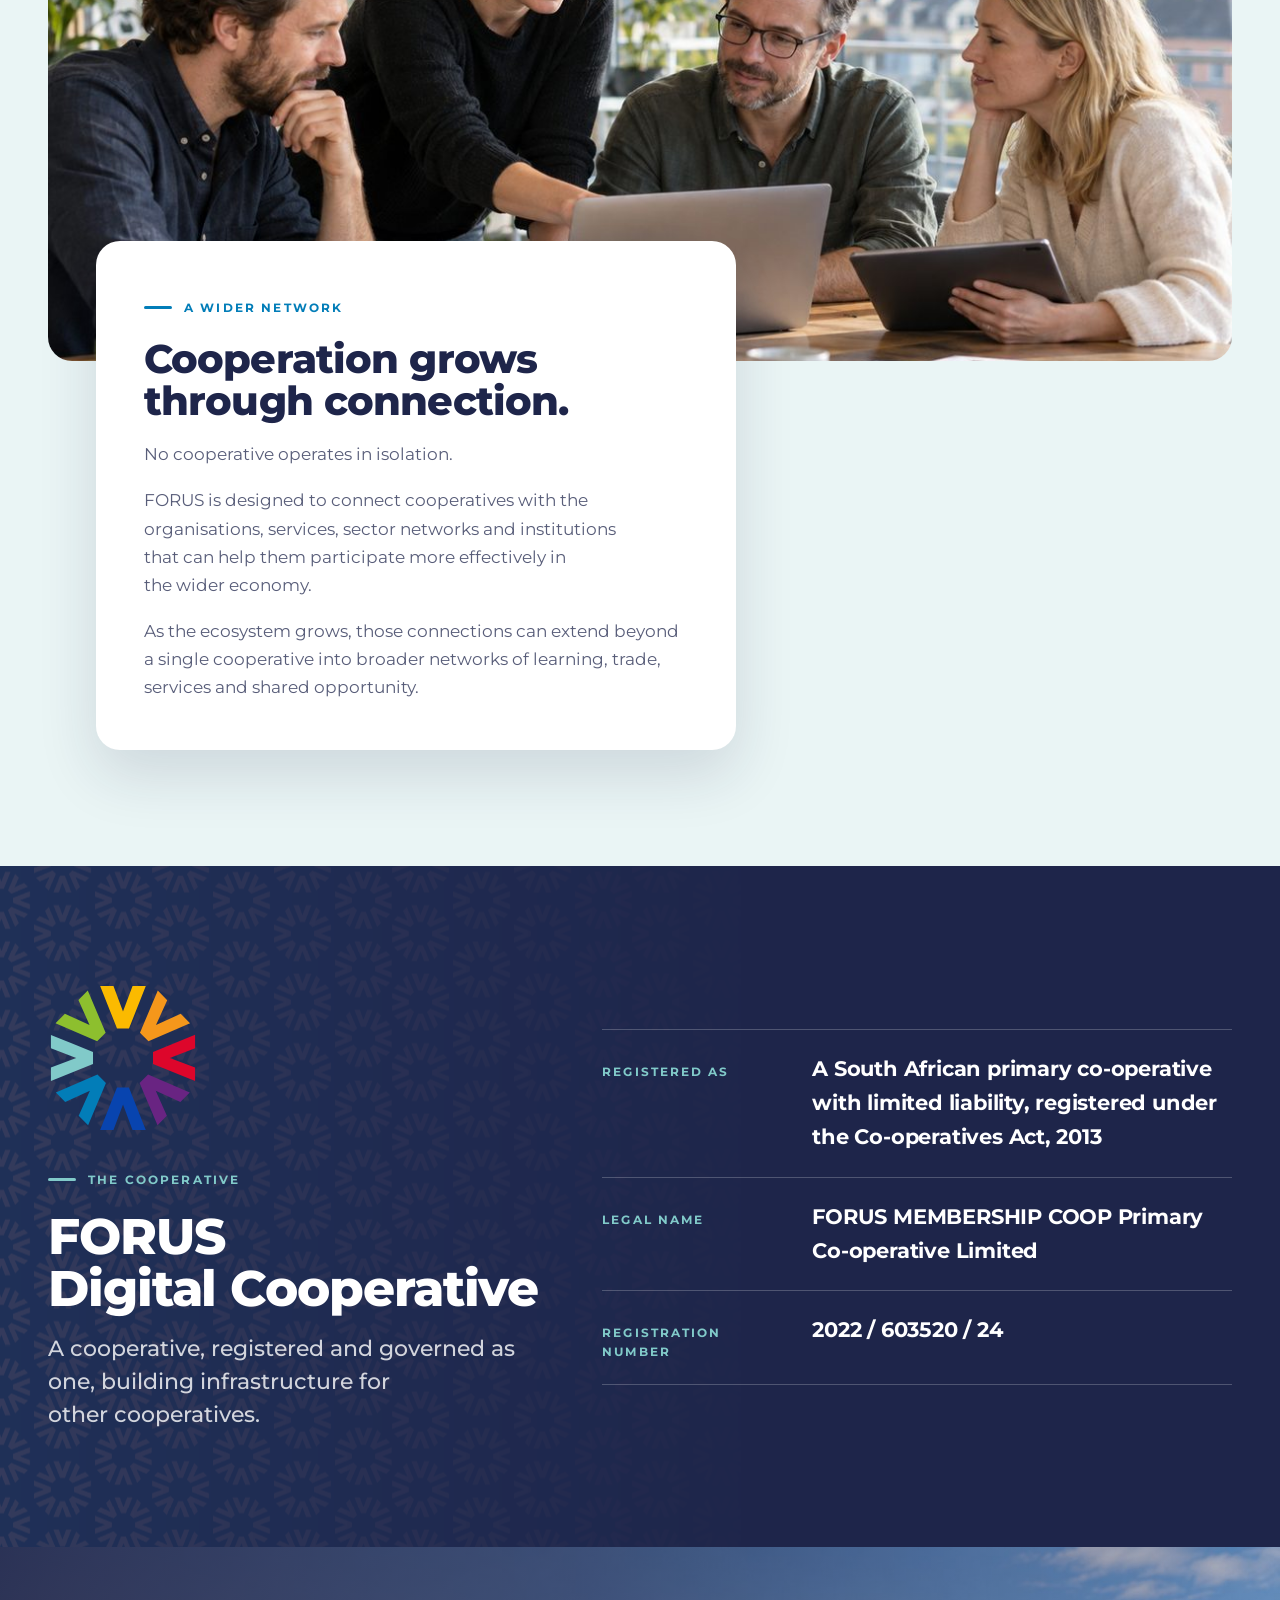
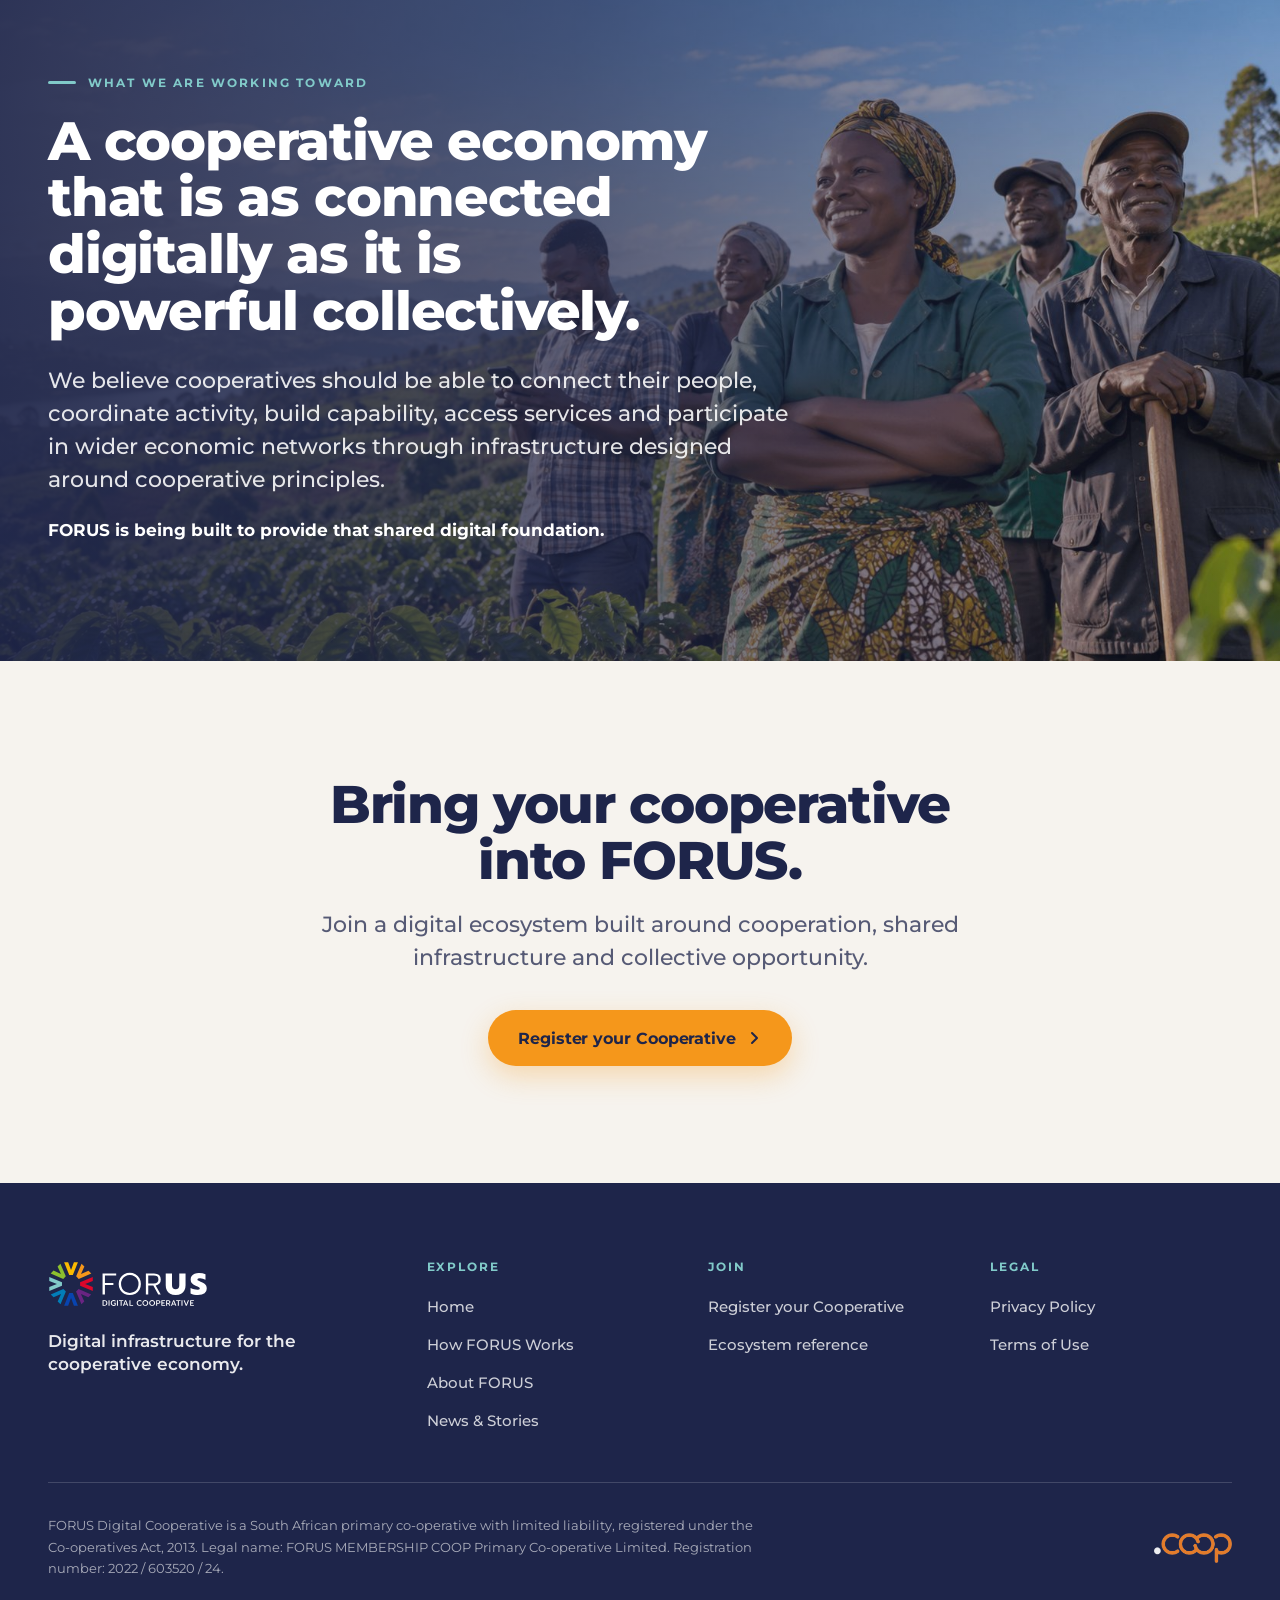
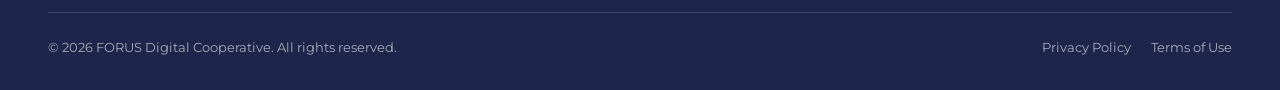
<file: about.html>
<!DOCTYPE html>
<html lang="en">
<head>
<meta charset="utf-8">
<meta name="viewport" content="width=device-width, initial-scale=1">
<title>About FORUS | Digital Infrastructure for the Cooperative Economy</title>
<meta name="description" content="FORUS Digital Cooperative is a cooperative building shared digital infrastructure for cooperatives, designed around ownership, participation and collective value.">
<meta property="og:title" content="About FORUS | Digital Infrastructure for the Cooperative Economy">
<meta property="og:description" content="FORUS Digital Cooperative is a cooperative building shared digital infrastructure for cooperatives, designed around ownership, participation and collective value.">
<meta property="og:type" content="website">
<meta property="og:image" content="assets/img/agriculture-1200.jpg">
<meta name="theme-color" content="#1E254A">
<link rel="icon" href="favicon.svg" type="image/svg+xml">
<link rel="preconnect" href="https://fonts.googleapis.com">
<link rel="preconnect" href="https://fonts.gstatic.com" crossorigin>
<link rel="stylesheet" href="https://fonts.googleapis.com/css2?family=Montserrat:wght@400;500;600;700;800&display=swap">
<link rel="stylesheet" href="assets/css/site.css">
<script src="assets/js/site.js" defer></script>
</head>
<body>
<a class="skip-link" href="#main">Skip to content</a>
<header class="site-header" data-header>
  <div class="container header-inner">
    <a class="logo" href="index.html" aria-label="FORUS Digital Cooperative home"><img src="assets/brand/forus-digital-cooperative-horizontal-reversed.svg" alt="FORUS Digital Cooperative" width="173" height="52"></a>
    <nav class="nav" id="nav" aria-label="Primary">
      <a href="index.html">Home</a><a href="how-forus-works.html">How FORUS Works</a><a href="about.html" aria-current="page">About FORUS</a><a href="stories.html">News &amp; Stories</a>
      <a class="btn btn-primary btn-sm" href="register.html">Register your Cooperative</a>
    </nav>
    <button class="nav-toggle" type="button" aria-expanded="false" aria-controls="nav" aria-label="Open menu"><span></span></button>
  </div>
</header>
<main id="main">

<section class="ab-hero" aria-labelledby="about-h1">
  <div class="copy"><div>
    <p class="eyebrow on-dark">About&nbsp;FORUS</p>
    <h1 id="about-h1">A cooperative<br class="desk"> building infrastructure<br class="desk"> <span class="tie-long">for cooperatives.</span></h1>
    <p class="lead">FORUS Digital Cooperative is building shared digital infrastructure designed around cooperative ownership, participation and collective&nbsp;value.</p>
    <p class="sub">It brings together the tools, services and connections cooperatives need to operate in a modern digital economy, without losing the principles that make them&nbsp;cooperatives.</p>
  </div></div>
  <div class="media"><img src="assets/img/leadership-1200.jpg" srcset="assets/img/leadership-720.jpg 720w, assets/img/leadership-1200.jpg 1200w, assets/img/leadership-1672.jpg 1672w" sizes="(max-width: 900px) 100vw, 50vw" width="1672" height="941" alt="Cooperative leaders reviewing documents together around a boardroom table" style="--focus:50% 42%" fetchpriority="high" decoding="async"></div>
</section>
<div class="ab-strip"><div class="container"><ul>
  <li style="--accent:var(--green)"><span class="dot" aria-hidden="true"></span>The digital infrastructure for the cooperative&nbsp;economy</li>
  <li style="--accent:var(--orange)"><span class="dot" aria-hidden="true"></span>Built by a cooperative. Built for&nbsp;cooperatives.</li>
  <li style="--accent:var(--light-blue)"><span class="dot" aria-hidden="true"></span>A registered South African primary&nbsp;co-operative</li>
</ul></div></div>
<div class="spectrum" aria-hidden="true"></div>

<section class="section ab-what" aria-labelledby="what-h2">
  <div class="container">
    <div class="split editorial">
      <div class="col-5 reveal">
        <p class="eyebrow">What FORUS&nbsp;is</p>
        <h2 id="what-h2">One connected foundation for <span class="nb"><span class="tie-long">cooperative life.</span></span></h2>
      </div>
      <div class="col-7 body-copy reveal" data-delay="1">
        <p class="lead">FORUS is not one app or one software&nbsp;product.</p>
        <p>It is a connected digital environment designed to support the wider cooperative journey, from bringing members together and building capability to coordinating activity, accessing services, participating in commerce and connecting to broader&nbsp;networks.</p>
        <p>The experience should feel simple for the cooperative, even when the infrastructure underneath it is doing much&nbsp;more.</p>
      </div>
    </div>
    <ol class="ab-spine reveal" aria-label="The cooperative journey FORUS supports">
      <li>Bringing members together<svg class="chev" viewBox="0 0 16 16" aria-hidden="true"><path d="M6 3l5 5-5 5" fill="none" stroke="currentColor" stroke-width="2" stroke-linecap="round" stroke-linejoin="round"/></svg></li><li>Building capability<svg class="chev" viewBox="0 0 16 16" aria-hidden="true"><path d="M6 3l5 5-5 5" fill="none" stroke="currentColor" stroke-width="2" stroke-linecap="round" stroke-linejoin="round"/></svg></li><li>Coordinating activity<svg class="chev" viewBox="0 0 16 16" aria-hidden="true"><path d="M6 3l5 5-5 5" fill="none" stroke="currentColor" stroke-width="2" stroke-linecap="round" stroke-linejoin="round"/></svg></li><li>Accessing services<svg class="chev" viewBox="0 0 16 16" aria-hidden="true"><path d="M6 3l5 5-5 5" fill="none" stroke="currentColor" stroke-width="2" stroke-linecap="round" stroke-linejoin="round"/></svg></li><li>Participating in commerce<svg class="chev" viewBox="0 0 16 16" aria-hidden="true"><path d="M6 3l5 5-5 5" fill="none" stroke="currentColor" stroke-width="2" stroke-linecap="round" stroke-linejoin="round"/></svg></li><li>Connecting to broader networks<svg class="chev" viewBox="0 0 16 16" aria-hidden="true"><path d="M6 3l5 5-5 5" fill="none" stroke="currentColor" stroke-width="2" stroke-linecap="round" stroke-linejoin="round"/></svg></li>
    </ol>
    <p class="ab-spine-note reveal">One environment across the whole journey, not a different system for each&nbsp;step.</p>
  </div>
</section>

<section class="section ab-why" aria-labelledby="why-h2">
  <div class="container">
    <div class="split editorial" style="margin-bottom:clamp(40px,5vw,64px)">
      <div class="col-5 reveal">
        <p class="eyebrow">Why FORUS&nbsp;exists</p>
        <h2 id="why-h2" style="font-size:clamp(1.9rem,1.3rem + 2vw,2.4rem)">Cooperatives create value together.<br class="desk"> Their infrastructure <span class="tie">should too.</span></h2>
      </div>
      <div class="col-7 body-copy reveal" data-delay="1">
        <p class="lead">Cooperatives are built around shared needs, shared ownership and shared&nbsp;opportunity.</p>
        <p>But the digital systems around them are often fragmented. Communication sits in one place. Learning in another. Operations somewhere else. Data and services may depend on systems that were never designed around the cooperative&nbsp;model.</p>
        <p>FORUS exists to create a more connected foundation around the cooperative&nbsp;itself.</p>
        <p>A place where people, tools and services can work together, and where the digital infrastructure strengthens the cooperative rather than pulling value away from&nbsp;it.</p>
      </div>
    </div>
    <div class="ab-contrast">
      <figure class="reveal"><img src="assets/img/about-graphic-1-900.jpg" srcset="assets/img/about-graphic-1-900.jpg 900w, assets/img/about-graphic-1-1448.jpg 1448w" sizes="(max-width: 900px) 100vw, 50vw" width="1448" height="1086" alt="The usual picture: communication, learning, operations, and data and services sit as separate systems scattered around the cooperative" loading="lazy" decoding="async"></figure>
      <figure class="reveal" data-delay="1"><img src="assets/img/about-graphic-2-900.jpg" srcset="assets/img/about-graphic-2-900.jpg 900w, assets/img/about-graphic-2-1448.jpg 1448w" sizes="(max-width: 900px) 100vw, 50vw" width="1448" height="1086" alt="With FORUS: people, tools, services and network connected in a ring around the cooperative" loading="lazy" decoding="async"></figure>
    </div>
  </div>
</section>

<section class="ab-own" aria-labelledby="own-h2">
  <div class="bleed-media"><img src="assets/img/participation-1200.jpg" srcset="assets/img/participation-720.jpg 720w, assets/img/participation-1200.jpg 1200w, assets/img/participation-1672.jpg 1672w" sizes="100vw" width="1672" height="941" alt="Cooperative members raising their hands during a meeting in a community hall" style="--focus:50% 42%" loading="lazy" decoding="async"></div>
  <div class="bleed-scrim" aria-hidden="true"></div>
  <div class="container">
    <p class="eyebrow on-dark reveal"><span class="nb">Built by <span class="tie">a cooperative.</span></span> <span class="nb">Built <span class="tie-long">for cooperatives.</span></span></p>
    <h2 id="own-h2" class="reveal">The ownership <span class="tie">model matters.</span></h2>
    <div class="ab-own-grid">
      <div class="body-copy reveal" data-delay="1">
        <p>FORUS is itself a&nbsp;cooperative.</p>
        <p>That means the platform is not simply technology being sold to cooperatives from the outside. It is shared infrastructure built around cooperative ownership, participation and collective&nbsp;value.</p>
        <p>The tools are there to strengthen the cooperative and the people who belong to&nbsp;it.</p>
        <p>The cooperative should not just use the infrastructure. It should be part of the ecosystem the infrastructure&nbsp;creates.</p>
      </div>
      <div class="ab-notbut reveal" data-delay="2">
        <div class="not"><small>Not&nbsp;this</small>Technology sold to cooperatives from the outside, owned by someone else.</div>
        <div class="but"><small>But&nbsp;this</small>Shared infrastructure built around cooperative ownership, participation and collective value.</div>
      </div>
    </div>
    <div class="ab-motto reveal"><b>Shared infrastructure for shared&nbsp;ownership.</b><span class="spectrum" aria-hidden="true"></span></div>
  </div>
</section>

<section class="section" aria-labelledby="eco-h2">
  <div class="container">
    <div class="section-head center reveal">
      <p class="eyebrow">One cooperative&nbsp;ecosystem</p>
      <h2 id="eco-h2">Connected around <span class="tie">the cooperative.</span></h2>
      <p class="lead">FORUS is designed so that different parts of cooperative life can work as one connected environment rather than a collection of disconnected&nbsp;systems.</p>
    </div>
    <ol class="ab-chain" aria-label="How FORUS connects around the cooperative">
      <li class="ab-node reveal" style="--accent:var(--green)"><span class="disc"><svg viewBox="0 0 24 24" fill="none" stroke="currentColor" stroke-width="1.8" stroke-linecap="round" stroke-linejoin="round" aria-hidden="true"><circle cx="9" cy="8" r="3.2"/><circle cx="17" cy="9.5" r="2.4"/><path d="M3.5 19c.6-3.3 2.8-5 5.5-5s4.9 1.7 5.5 5"/><path d="M15.5 18c.4-2.2 1.9-3.5 3.8-3.5 1 0 1.8.3 2.4.9"/></svg></span><b>People</b><p>Members, leaders and the teams who do the&nbsp;work.</p></li>
      <li class="ab-node reveal" style="--accent:var(--night-blue)"><span class="disc"><svg viewBox="0 0 24 24" fill="none" stroke="currentColor" stroke-width="1.8" stroke-linecap="round" stroke-linejoin="round" aria-hidden="true"><path d="M4 11l8-6 8 6"/><path d="M6 10v9h12v-9"/><path d="M10 19v-5h4v5"/></svg></span><b>Cooperative</b><p>One shared digital home for the cooperative&nbsp;itself.</p></li>
      <li class="ab-node reveal" style="--accent:var(--medium-blue)"><span class="disc"><svg viewBox="0 0 24 24" fill="none" stroke="currentColor" stroke-width="1.8" stroke-linecap="round" stroke-linejoin="round" aria-hidden="true"><rect x="4" y="4" width="7" height="7" rx="1.5"/><rect x="13" y="4" width="7" height="7" rx="1.5"/><rect x="4" y="13" width="7" height="7" rx="1.5"/><rect x="13" y="13" width="7" height="7" rx="1.5"/></svg></span><b>Tools and&nbsp;services</b><p>What the cooperative needs to organise, learn and&nbsp;operate.</p></li>
      <li class="ab-node reveal" style="--accent:var(--deep-blue)"><span class="disc"><svg viewBox="0 0 24 24" fill="none" stroke="currentColor" stroke-width="1.8" stroke-linecap="round" stroke-linejoin="round" aria-hidden="true"><circle cx="12" cy="12" r="2.6"/><circle cx="5" cy="6" r="2"/><circle cx="19" cy="6" r="2"/><circle cx="5" cy="18" r="2"/><circle cx="19" cy="18" r="2"/><path d="M6.6 7.3l3.6 3M17.4 7.3l-3.6 3M6.6 16.7l3.6-3M17.4 16.7l-3.6-3"/></svg></span><b>Network</b><p>Other cooperatives, partners and sector&nbsp;organisations.</p></li>
      <li class="ab-node reveal" style="--accent:var(--orange)"><span class="disc"><svg viewBox="0 0 24 24" fill="none" stroke="currentColor" stroke-width="1.8" stroke-linecap="round" stroke-linejoin="round" aria-hidden="true"><path d="M4 19h16"/><path d="M6 15V9"/><path d="M11 15V6"/><path d="M16 15v-4"/><path d="M14 4h5v5"/><path d="M19 4l-6 6"/></svg></span><b>Opportunity</b><p>Learning, trade, services and shared value, reached&nbsp;together.</p></li>
    </ol>
  </div>
</section>

<section class="section ab-connect" aria-labelledby="connect-h2">
  <div class="container">
    <div class="ab-overlap reveal">
      <img src="assets/img/office-diverse-1200.jpg" srcset="assets/img/office-diverse-720.jpg 720w, assets/img/office-diverse-1200.jpg 1200w, assets/img/office-diverse-1448.jpg 1448w" sizes="(max-width: 1240px) 100vw, 1200px" width="1448" height="1086" alt="A team working together over a laptop and tablet in a city office with the skyline behind them" style="--focus:50% 40%" loading="lazy" decoding="async">
      <div class="panel">
        <p class="eyebrow">A wider&nbsp;network</p>
        <h2 id="connect-h2">Cooperation grows <span class="tie-long">through connection.</span></h2>
        <div class="body-copy" style="margin-top:18px">
          <p>No cooperative operates in&nbsp;isolation.</p>
          <p>FORUS is designed to connect cooperatives with the organisations, services, sector networks and institutions that can help them participate more effectively in the wider&nbsp;economy.</p>
          <p>As the ecosystem grows, those connections can extend beyond a single cooperative into broader networks of learning, trade, services and shared&nbsp;opportunity.</p>
        </div>
      </div>
    </div>
  </div>
</section>

<section class="section ab-org pattern" aria-labelledby="org-h2">
  <div class="container ab-plate">
    <div class="reveal">
      <img class="mark" src="assets/brand/forus-mark.svg" alt="" width="150" height="150" aria-hidden="true">
      <p class="eyebrow on-dark">The&nbsp;cooperative</p>
      <h2 id="org-h2">FORUS <span class="tie-long">Digital Cooperative</span></h2>
      <p class="lead">A cooperative, registered and governed as one, building infrastructure for other&nbsp;cooperatives.</p>
    </div>
    <dl class="ab-reg reveal" data-delay="1">
      <div><dt>Registered as</dt><dd>A South African primary co-operative with limited liability, registered under the Co-operatives Act,&nbsp;2013</dd></div>
      <div><dt>Legal name</dt><dd>FORUS MEMBERSHIP COOP Primary Co-operative&nbsp;Limited</dd></div>
      <div><dt>Registration number</dt><dd>2022 / 603520 /&nbsp;24</dd></div>
    </dl>
  </div>
</section>

<section class="bleed section ab-vision" aria-labelledby="vision-h2">
  <div class="bleed-media"><img src="assets/img/agriculture-1200.jpg" srcset="assets/img/agriculture-720.jpg 720w, assets/img/agriculture-1200.jpg 1200w, assets/img/agriculture-1672.jpg 1672w" sizes="100vw" width="1672" height="941" alt="Members of an agricultural cooperative standing among crops on a hillside, one checking a phone" style="--focus:60% 45%" loading="lazy" decoding="async"></div>
  <div class="bleed-scrim" aria-hidden="true"></div>
  <div class="container">
    <div class="section-head reveal">
      <p class="eyebrow on-dark">What we are working&nbsp;toward</p>
      <h2 id="vision-h2">A cooperative economy that is as connected digitally as it is <span class="nb"><span class="tie-long">powerful collectively.</span></span></h2>
      <p class="lead">We believe cooperatives should be able to connect their people, coordinate activity, build capability, access services and participate in wider economic networks through infrastructure designed around cooperative&nbsp;principles.</p>
      <p class="close">FORUS is being built to provide that shared digital&nbsp;foundation.</p>
    </div>
  </div>
</section>

<section class="section bg-sand ab-cta" aria-labelledby="about-cta-h2">
  <div class="container">
    <div class="section-head reveal" style="margin-bottom:0">
      <h2 id="about-cta-h2">Bring your cooperative <span class="tie">into FORUS.</span></h2>
      <p class="lead">Join a digital ecosystem built around cooperation, shared infrastructure and collective&nbsp;opportunity.</p>
      <div class="cta-row"><a class="btn btn-primary" href="register.html">Register your Cooperative<svg class="chev" viewBox="0 0 16 16" aria-hidden="true"><path d="M6 3l5 5-5 5" fill="none" stroke="currentColor" stroke-width="2" stroke-linecap="round" stroke-linejoin="round"/></svg></a></div>
    </div>
  </div>
</section>
</main>
<footer class="site-footer">
  <div class="container">
    <div class="footer-top">
      <div class="footer-brand">
        <img src="assets/brand/forus-digital-cooperative-horizontal-reversed.svg" alt="FORUS Digital Cooperative" width="160" height="48">
        <p>Digital infrastructure for the cooperative&nbsp;economy.</p>
      </div>
      <div class="footer-col">
        <h3>Explore</h3>
        <ul>
          <li><a href="index.html">Home</a></li>
          <li><a href="how-forus-works.html">How FORUS Works</a></li>
          <li><a href="about.html">About FORUS</a></li>
          <li><a href="stories.html">News &amp; Stories</a></li>
        </ul>
      </div>
      <div class="footer-col">
        <h3>Join</h3>
        <ul>
          <li><a href="register.html">Register your Cooperative</a></li>
          <li><a href="ecosystem.html">Ecosystem reference</a></li>
        </ul>
      </div>
      <div class="footer-col">
        <h3>Legal</h3>
        <ul>
          <li><a href="privacy.html">Privacy Policy</a></li>
          <li><a href="terms.html">Terms of Use</a></li>
        </ul>
      </div>
    </div>
    <div class="footer-mid">
      <p class="footer-legal">FORUS Digital Cooperative is a South African primary co-operative with limited liability, registered under the Co-operatives Act, 2013. Legal name: FORUS MEMBERSHIP COOP Primary Co-operative Limited. Registration number: 2022 / 603520 /&nbsp;24.</p>
      <div class="footer-partners" aria-label="Cooperative partners">
        <a href="https://identity.coop" target="_blank" rel="noreferrer" aria-label=".coop domain"><img class="partner-coop" src="assets/brand/dotcoop-mark-reversed.png" alt=".coop" width="78" height="30"></a>
      </div>
    </div>
    <div class="footer-bottom">
      <p>© 2026 FORUS Digital Cooperative. All rights&nbsp;reserved.</p>
      <nav aria-label="Legal"><a href="privacy.html">Privacy Policy</a><a href="terms.html">Terms of Use</a></nav>
    </div>
  </div>
</footer>
</body>
</html>
</file>
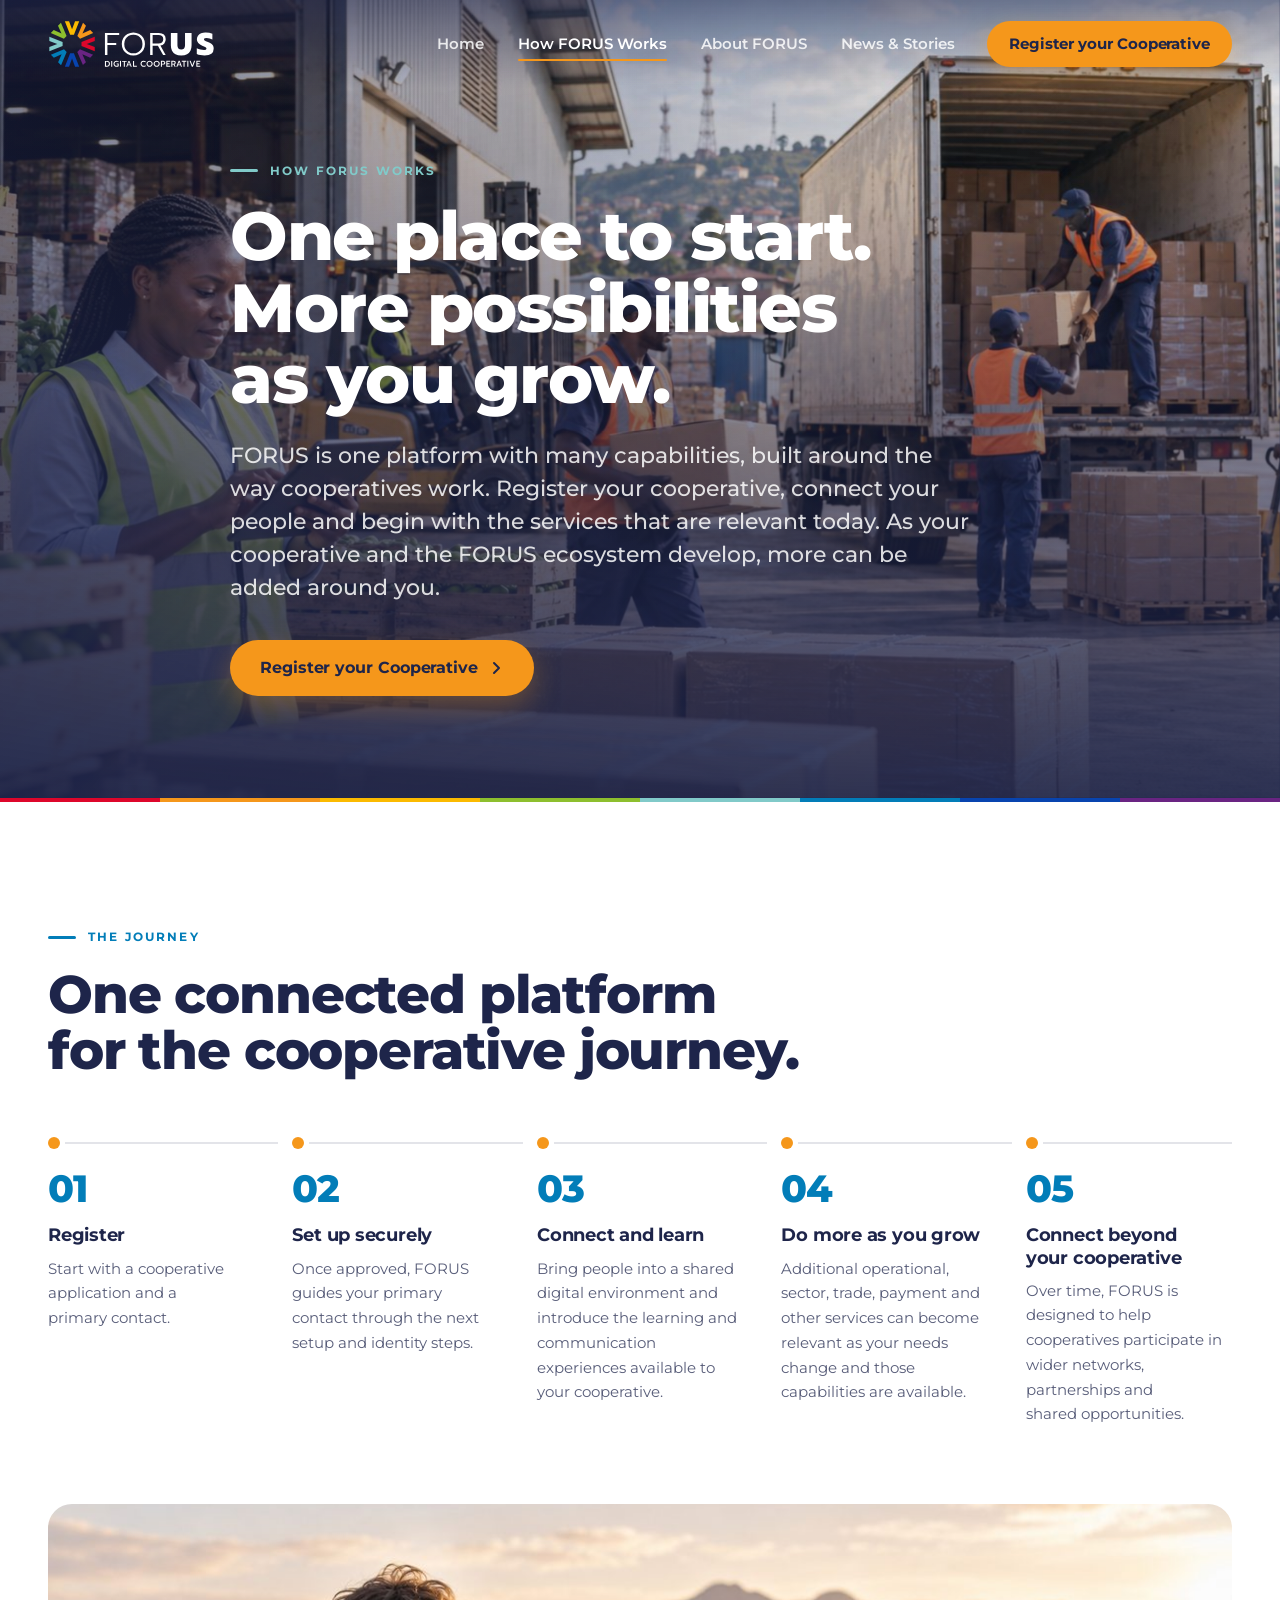
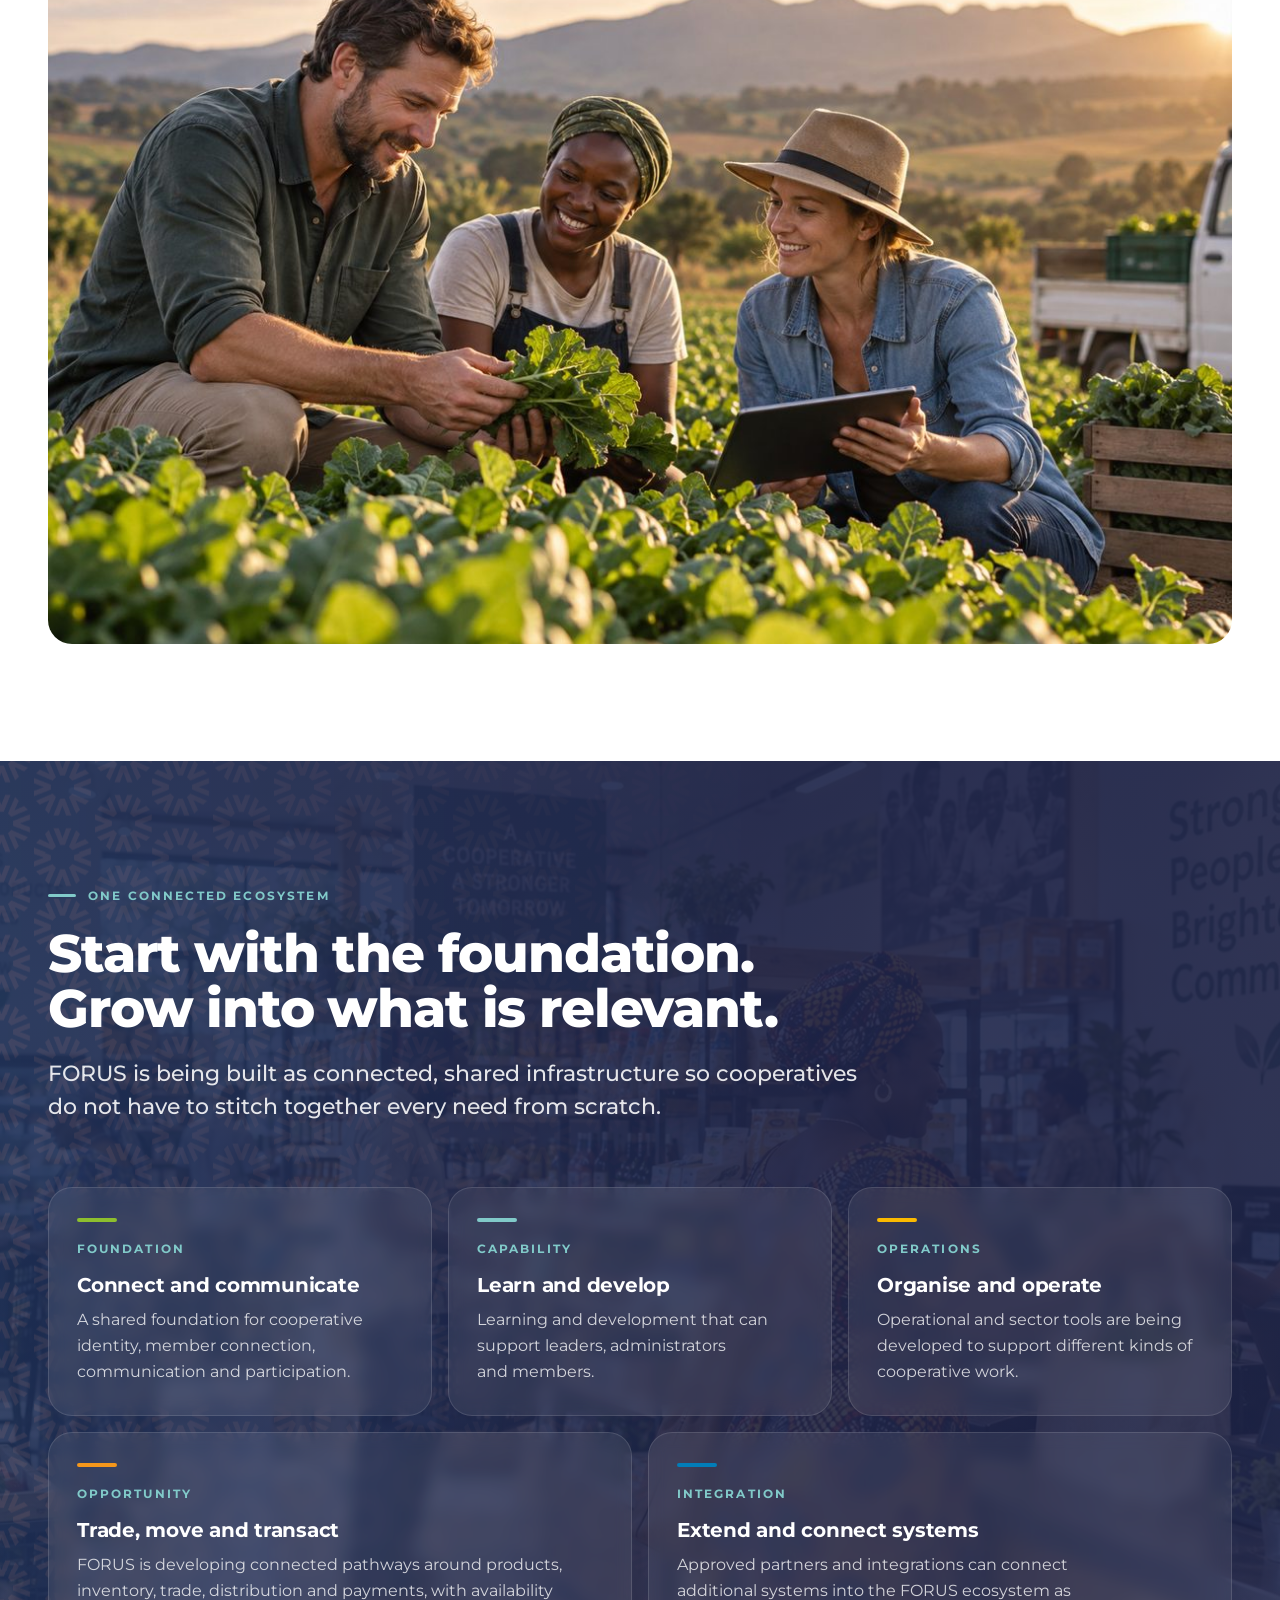
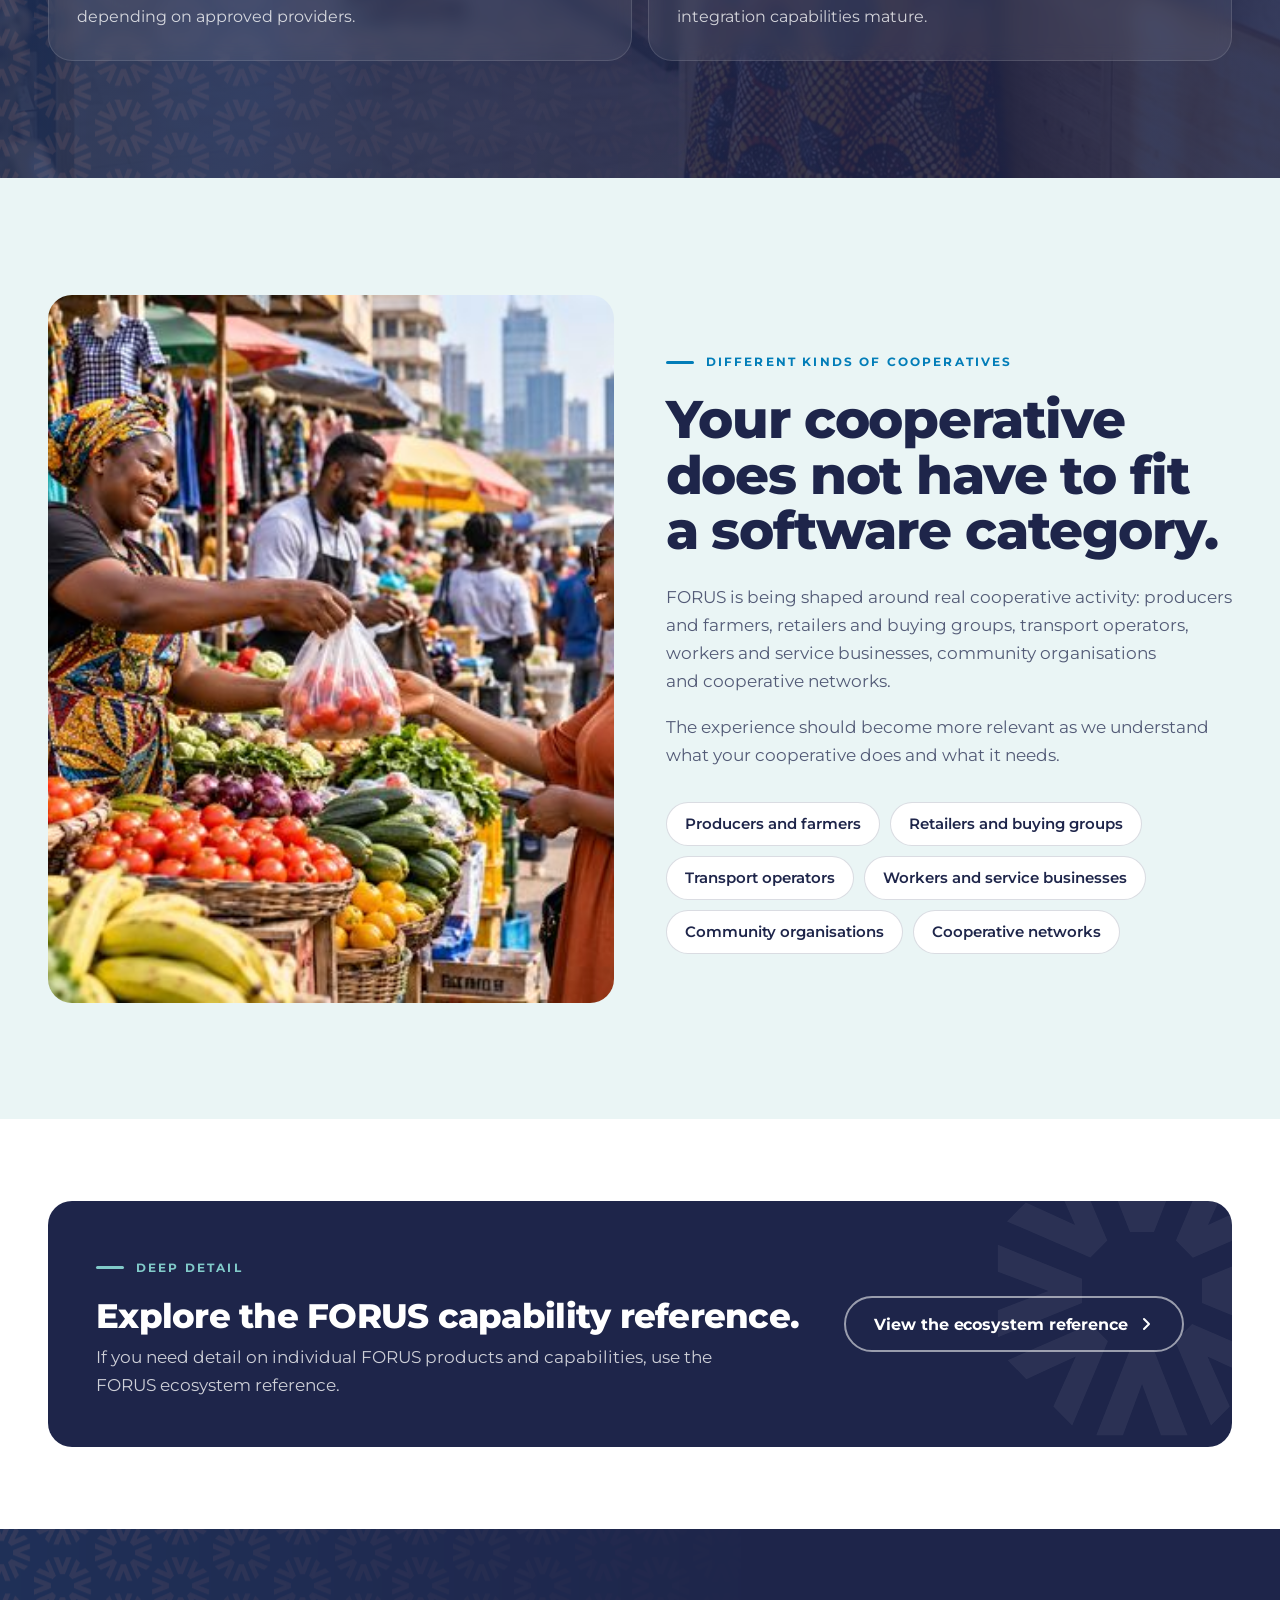
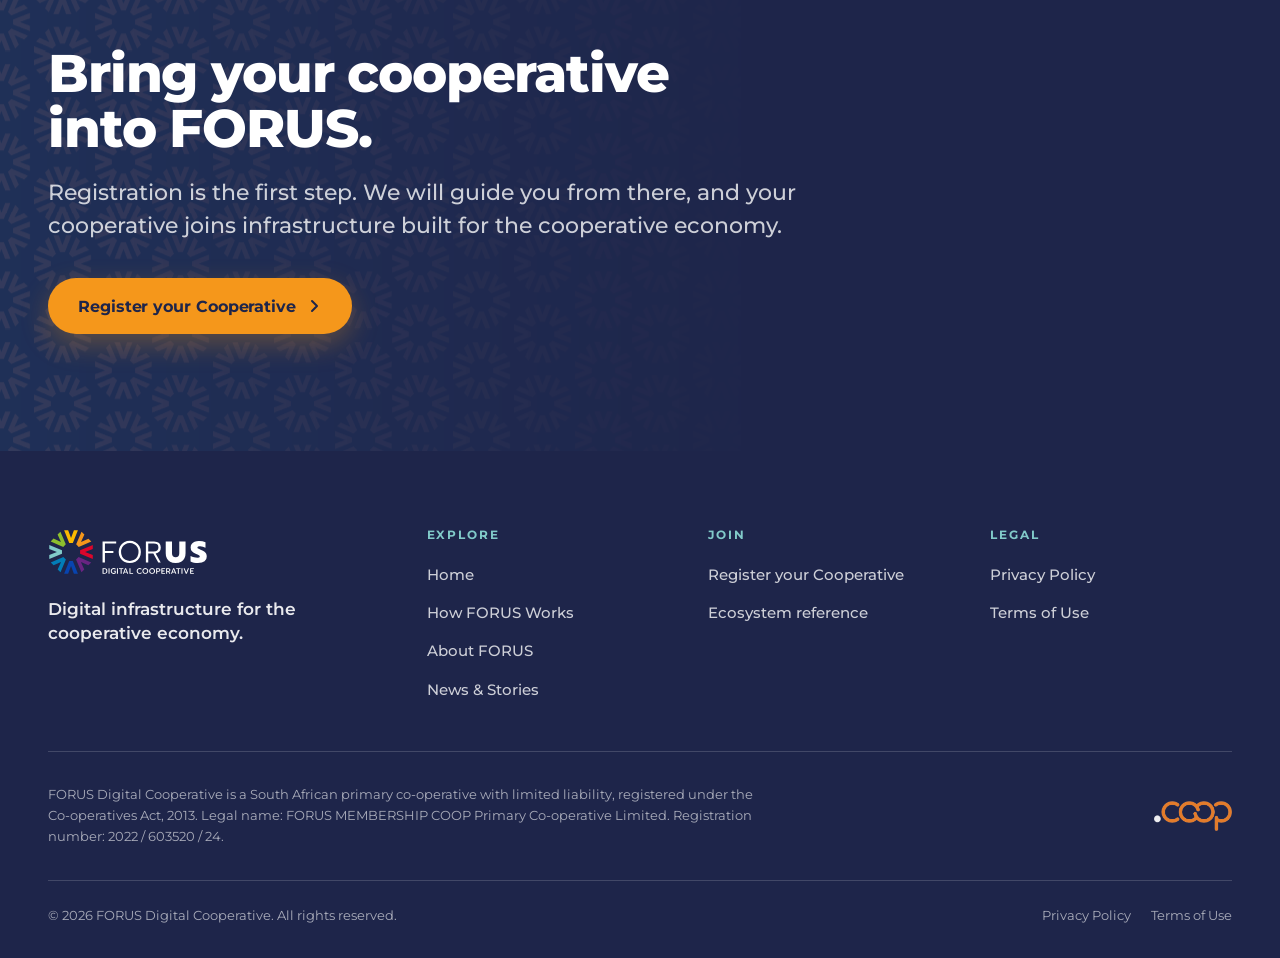
<file: how-forus-works.html>
<!DOCTYPE html>
<html lang="en">
<head>
<meta charset="utf-8">
<meta name="viewport" content="width=device-width, initial-scale=1">
<title>How FORUS Works | FORUS Digital Cooperative</title>
<meta name="description" content="See how a cooperative can register, connect its people and grow into relevant FORUS services over time.">
<meta property="og:title" content="How FORUS Works | FORUS Digital Cooperative">
<meta property="og:description" content="See how a cooperative can register, connect its people and grow into relevant FORUS services over time.">
<meta property="og:type" content="website">
<meta property="og:image" content="assets/img/agriculture-1200.jpg">
<meta name="theme-color" content="#1E254A">
<link rel="icon" href="favicon.svg" type="image/svg+xml">
<link rel="preconnect" href="https://fonts.googleapis.com">
<link rel="preconnect" href="https://fonts.gstatic.com" crossorigin>
<link rel="stylesheet" href="https://fonts.googleapis.com/css2?family=Montserrat:wght@400;500;600;700;800&display=swap">
<link rel="stylesheet" href="assets/css/site.css">
<script src="assets/js/site.js" defer></script>
</head>
<body>
<a class="skip-link" href="#main">Skip to content</a>
<header class="site-header" data-header>
  <div class="container header-inner">
    <a class="logo" href="index.html" aria-label="FORUS Digital Cooperative home"><img src="assets/brand/forus-digital-cooperative-horizontal-reversed.svg" alt="FORUS Digital Cooperative" width="173" height="52"></a>
    <nav class="nav" id="nav" aria-label="Primary">
      <a href="index.html">Home</a><a href="how-forus-works.html" aria-current="page">How FORUS Works</a><a href="about.html">About FORUS</a><a href="stories.html">News &amp; Stories</a>
      <a class="btn btn-primary btn-sm" href="register.html">Register your Cooperative</a>
    </nav>
    <button class="nav-toggle" type="button" aria-expanded="false" aria-controls="nav" aria-label="Open menu"><span></span></button>
  </div>
</header>
<main id="main">

<section class="hero hero-inner" aria-labelledby="works-h1">
  <div class="hero-media"><img src="assets/img/logistics-1200.jpg" srcset="assets/img/logistics-720.jpg 720w, assets/img/logistics-1200.jpg 1200w, assets/img/logistics-1672.jpg 1672w" sizes="100vw" width="1672" height="941" alt="Warehouse workers loading boxes onto a truck while a colleague checks a tablet" style="--focus:30% 45%" fetchpriority="high" decoding="async"></div>
  <div class="hero-scrim" aria-hidden="true"></div>
  <div class="container hero-content">
    <p class="eyebrow">How FORUS&nbsp;works</p>
    <h1 id="works-h1">One place to start. More possibilities as <span class="tie">you grow.</span></h1>
    <p class="lead">FORUS is one platform with many capabilities, built around the way cooperatives work. Register your cooperative, connect your people and begin with the services that are relevant today. As your cooperative and the FORUS ecosystem develop, more can be added around&nbsp;you.</p>
    <div class="cta-row"><a class="btn btn-primary" href="register.html">Register your Cooperative<svg class="chev" viewBox="0 0 16 16" aria-hidden="true"><path d="M6 3l5 5-5 5" fill="none" stroke="currentColor" stroke-width="2" stroke-linecap="round" stroke-linejoin="round"/></svg></a></div>
  </div>
</section>
<div class="spectrum" aria-hidden="true"></div>

<section class="section" aria-labelledby="journey-h2">
  <div class="container">
    <div class="section-head reveal">
      <p class="eyebrow">The&nbsp;journey</p>
      <h2 id="journey-h2">One connected platform for the <span class="tie-long">cooperative journey.</span></h2>
    </div>
    <ol class="steps five">
      <li class="step reveal"><span class="num">01</span><h3>Register</h3><p>Start with a cooperative application and a primary&nbsp;contact.</p></li>
      <li class="step reveal" data-delay="1"><span class="num">02</span><h3>Set <span class="tie">up securely</span></h3><p>Once approved, FORUS guides your primary contact through the next setup and identity&nbsp;steps.</p></li>
      <li class="step reveal" data-delay="2"><span class="num">03</span><h3>Connect <span class="tie">and learn</span></h3><p>Bring people into a shared digital environment and introduce the learning and communication experiences available to your&nbsp;cooperative.</p></li>
      <li class="step reveal" data-delay="3"><span class="num">04</span><h3>Do more as <span class="tie">you grow</span></h3><p>Additional operational, sector, trade, payment and other services can become relevant as your needs change and those capabilities are&nbsp;available.</p></li>
      <li class="step reveal" data-delay="4"><span class="num">05</span><h3>Connect beyond <span class="tie">your cooperative</span></h3><p>Over time, FORUS is designed to help cooperatives participate in wider networks, partnerships and shared&nbsp;opportunities.</p></li>
    </ol>
    <div class="figure figure-wide reveal" style="margin-top:clamp(48px,6vw,80px)"><img src="assets/img/farm-diverse-1200.jpg" srcset="assets/img/farm-diverse-720.jpg 720w, assets/img/farm-diverse-1200.jpg 1200w, assets/img/farm-diverse-1536.jpg 1536w" sizes="(max-width: 1240px) 100vw, 1200px" width="1536" height="1024" alt="Three members of an agricultural cooperative checking crops together in a field at sunset, one holding a tablet" style="--focus:55% 55%" loading="lazy" decoding="async"></div>
  </div>
</section>


<section class="bleed section pattern" aria-labelledby="eco-h2">
  <div class="bleed-media"><img src="assets/img/retail-1200.jpg" srcset="assets/img/retail-720.jpg 720w, assets/img/retail-1200.jpg 1200w, assets/img/retail-1672.jpg 1672w" sizes="100vw" width="1672" height="941" alt="A customer being served at the counter of a cooperative retail store" style="--focus:45% 75%" loading="lazy" decoding="async"></div>
  <div class="bleed-scrim" aria-hidden="true" style="background:linear-gradient(to bottom, rgba(30,37,74,.92), rgba(30,37,74,.88))"></div>
  <div class="container">
    <div class="section-head reveal" style="max-width:840px">
      <p class="eyebrow on-dark">One connected&nbsp;ecosystem</p>
      <h2 id="eco-h2">Start with the foundation. Grow into what <span class="tie">is relevant.</span></h2>
      <p class="lead">FORUS is being built as connected, shared infrastructure so cooperatives do not have to stitch together every need from&nbsp;scratch.</p>
    </div>
    <ul class="areas">
      <li class="area reveal" style="--accent:var(--green)"><span class="bar" aria-hidden="true"></span><small>Foundation</small><h3>Connect <span class="tie">and communicate</span></h3><p>A shared foundation for cooperative identity, member connection, communication and&nbsp;participation.</p></li>
      <li class="area reveal" data-delay="1" style="--accent:var(--light-blue)"><span class="bar" aria-hidden="true"></span><small>Capability</small><h3>Learn <span class="tie">and develop</span></h3><p>Learning and development that can support leaders, administrators and&nbsp;members.</p></li>
      <li class="area reveal" data-delay="2" style="--accent:var(--yellow)"><span class="bar" aria-hidden="true"></span><small>Operations</small><h3>Organise <span class="tie">and operate</span></h3><p>Operational and sector tools are being developed to support different kinds of cooperative&nbsp;work.</p></li>
      <li class="area reveal" data-delay="1" style="--accent:var(--orange)"><span class="bar" aria-hidden="true"></span><small>Opportunity</small><h3>Trade, move <span class="tie">and transact</span></h3><p>FORUS is developing connected pathways around products, inventory, trade, distribution and payments, with availability depending on approved&nbsp;providers.</p></li>
      <li class="area reveal" data-delay="2" style="--accent:var(--medium-blue)"><span class="bar" aria-hidden="true"></span><small>Integration</small><h3>Extend and <span class="tie">connect systems</span></h3><p>Approved partners and integrations can connect additional systems into the FORUS ecosystem as integration capabilities&nbsp;mature.</p></li>
    </ul>
  </div>
</section>

<section class="section bg-mist" aria-labelledby="kinds-h2">
  <div class="container split">
    <div class="col-6 reveal">
      <div class="figure figure-tall figure-offset orange"><img src="assets/img/market-1200.jpg" srcset="assets/img/market-720.jpg 720w, assets/img/market-1200.jpg 1200w, assets/img/market-1672.jpg 1672w" sizes="(max-width: 900px) 100vw, 50vw" width="1672" height="941" alt="A market vendor handing fresh produce to a customer on a busy city street" style="--focus:42% 50%" loading="lazy" decoding="async"></div>
    </div>
    <div class="col-6 reveal" data-delay="1">
      <p class="eyebrow">Different kinds of&nbsp;cooperatives</p>
      <h2 id="kinds-h2">Your cooperative does not have to fit a <span class="tie-long">software category.</span></h2>
      <div class="body-copy" style="margin-top:24px">
        <p>FORUS is being shaped around real cooperative activity: producers and farmers, retailers and buying groups, transport operators, workers and service businesses, community organisations and cooperative&nbsp;networks.</p>
        <p>The experience should become more relevant as we understand what your cooperative does and what it&nbsp;needs.</p>
      </div>
      <div class="sector-strip" aria-label="Kinds of cooperative activity">
        <span>Producers <span class="tie">and farmers</span></span><span>Retailers and <span class="tie">buying groups</span></span><span><span class="tie-long">Transport operators</span></span><span>Workers and <span class="tie-long">service businesses</span></span><span><span class="tie-long">Community organisations</span></span><span><span class="tie-long">Cooperative networks</span></span>
      </div>
    </div>
  </div>
</section>

<section class="section-tight section" aria-labelledby="ref-h2">
  <div class="container">
    <div class="reference reveal">
      <div>
        <p class="eyebrow on-dark">Deep&nbsp;detail</p>
        <h2 id="ref-h2">Explore the FORUS <span class="tie-long">capability reference.</span></h2>
        <p>If you need detail on individual FORUS products and capabilities, use the FORUS ecosystem&nbsp;reference.</p>
      </div>
      <div><a class="btn btn-ghost" href="ecosystem.html">View the ecosystem reference<svg class="chev" viewBox="0 0 16 16" aria-hidden="true"><path d="M6 3l5 5-5 5" fill="none" stroke="currentColor" stroke-width="2" stroke-linecap="round" stroke-linejoin="round"/></svg></a></div>
    </div>
  </div>
</section>

<section class="section bg-night pattern" aria-labelledby="works-cta-h2">
  <div class="container">
    <div class="section-head reveal" style="margin-bottom:0">
      <h2 id="works-cta-h2">Bring your cooperative <span class="tie">into FORUS.</span></h2>
      <p class="lead">Registration is the first step. We will guide you from there, and your cooperative joins infrastructure built for the cooperative&nbsp;economy.</p>
      <div class="cta-row"><a class="btn btn-primary" href="register.html">Register your Cooperative<svg class="chev" viewBox="0 0 16 16" aria-hidden="true"><path d="M6 3l5 5-5 5" fill="none" stroke="currentColor" stroke-width="2" stroke-linecap="round" stroke-linejoin="round"/></svg></a></div>
    </div>
  </div>
</section>
</main>
<footer class="site-footer">
  <div class="container">
    <div class="footer-top">
      <div class="footer-brand">
        <img src="assets/brand/forus-digital-cooperative-horizontal-reversed.svg" alt="FORUS Digital Cooperative" width="160" height="48">
        <p>Digital infrastructure for the cooperative&nbsp;economy.</p>
      </div>
      <div class="footer-col">
        <h3>Explore</h3>
        <ul>
          <li><a href="index.html">Home</a></li>
          <li><a href="how-forus-works.html">How FORUS Works</a></li>
          <li><a href="about.html">About FORUS</a></li>
          <li><a href="stories.html">News &amp; Stories</a></li>
        </ul>
      </div>
      <div class="footer-col">
        <h3>Join</h3>
        <ul>
          <li><a href="register.html">Register your Cooperative</a></li>
          <li><a href="ecosystem.html">Ecosystem reference</a></li>
        </ul>
      </div>
      <div class="footer-col">
        <h3>Legal</h3>
        <ul>
          <li><a href="privacy.html">Privacy Policy</a></li>
          <li><a href="terms.html">Terms of Use</a></li>
        </ul>
      </div>
    </div>
    <div class="footer-mid">
      <p class="footer-legal">FORUS Digital Cooperative is a South African primary co-operative with limited liability, registered under the Co-operatives Act, 2013. Legal name: FORUS MEMBERSHIP COOP Primary Co-operative Limited. Registration number: 2022 / 603520 /&nbsp;24.</p>
      <div class="footer-partners" aria-label="Cooperative partners">
        <a href="https://identity.coop" target="_blank" rel="noreferrer" aria-label=".coop domain"><img class="partner-coop" src="assets/brand/dotcoop-mark-reversed.png" alt=".coop" width="78" height="30"></a>
      </div>
    </div>
    <div class="footer-bottom">
      <p>© 2026 FORUS Digital Cooperative. All rights&nbsp;reserved.</p>
      <nav aria-label="Legal"><a href="privacy.html">Privacy Policy</a><a href="terms.html">Terms of Use</a></nav>
    </div>
  </div>
</footer>
</body>
</html>
</file>
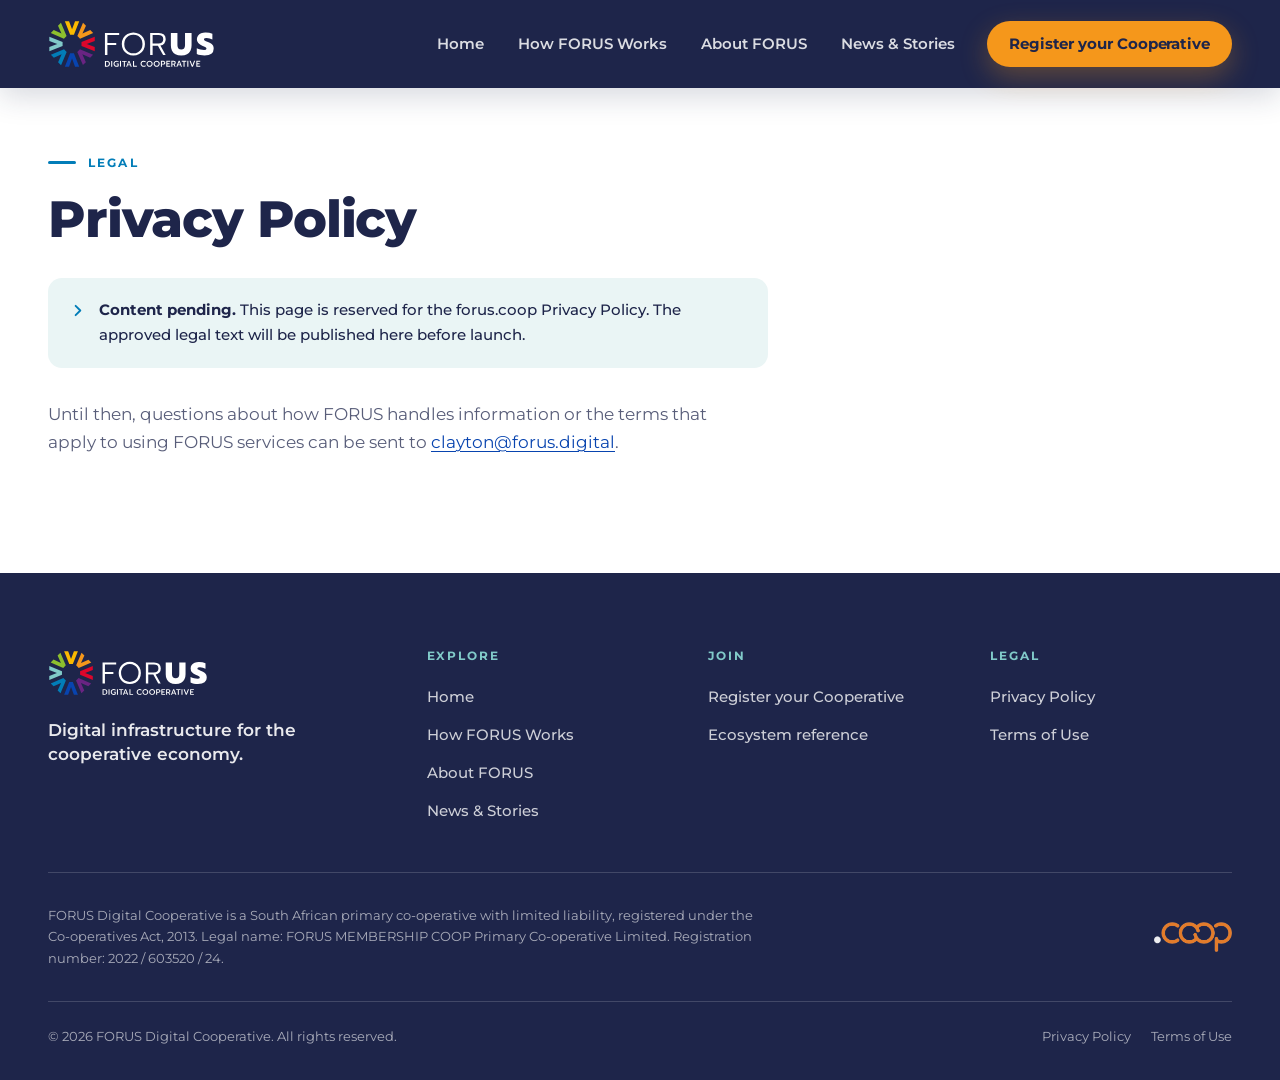
<file: privacy.html>
<!DOCTYPE html>
<html lang="en">
<head>
<meta charset="utf-8">
<meta name="viewport" content="width=device-width, initial-scale=1">
<title>Privacy Policy | FORUS</title>
<meta name="description" content="Privacy Policy for forus.coop.">
<meta property="og:title" content="Privacy Policy | FORUS">
<meta property="og:description" content="Privacy Policy for forus.coop.">
<meta property="og:type" content="website">
<meta property="og:image" content="assets/img/agriculture-1200.jpg">
<meta name="theme-color" content="#1E254A">
<link rel="icon" href="favicon.svg" type="image/svg+xml">
<link rel="preconnect" href="https://fonts.googleapis.com">
<link rel="preconnect" href="https://fonts.gstatic.com" crossorigin>
<link rel="stylesheet" href="https://fonts.googleapis.com/css2?family=Montserrat:wght@400;500;600;700;800&display=swap">
<link rel="stylesheet" href="assets/css/site.css">
<script src="assets/js/site.js" defer></script>
</head>
<body>
<a class="skip-link" href="#main">Skip to content</a>
<header class="site-header is-static" data-header>
  <div class="container header-inner">
    <a class="logo" href="index.html" aria-label="FORUS Digital Cooperative home"><img src="assets/brand/forus-digital-cooperative-horizontal-reversed.svg" alt="FORUS Digital Cooperative" width="173" height="52"></a>
    <nav class="nav" id="nav" aria-label="Primary">
      <a href="index.html">Home</a><a href="how-forus-works.html">How FORUS Works</a><a href="about.html">About FORUS</a><a href="stories.html">News &amp; Stories</a>
      <a class="btn btn-primary btn-sm" href="register.html">Register your Cooperative</a>
    </nav>
    <button class="nav-toggle" type="button" aria-expanded="false" aria-controls="nav" aria-label="Open menu"><span></span></button>
  </div>
</header>
<main id="main">

<section class="legal-page" aria-labelledby="legal-h1">
  <div class="container">
    <p class="eyebrow">Legal</p>
    <h1 id="legal-h1"><span class="tie">Privacy Policy</span></h1>
    <div class="note" style="margin-top:32px;max-width:720px"><svg class="chev" viewBox="0 0 16 16" aria-hidden="true"><path d="M6 3l5 5-5 5" fill="none" stroke="currentColor" stroke-width="2" stroke-linecap="round" stroke-linejoin="round"/></svg><span><b>Content&nbsp;pending.</b> This page is reserved for the forus.coop Privacy Policy. The approved legal text will be published here <span class="tie">before launch.</span></span></div>
    <div class="body-copy" style="margin-top:32px;max-width:62ch">
      <p>Until then, questions about how FORUS handles information or the terms that apply to using FORUS services can be sent to <a href="mailto:clayton@forus.digital">clayton@forus.digital</a>.</p>
    </div>
  </div>
</section>
</main>
<footer class="site-footer">
  <div class="container">
    <div class="footer-top">
      <div class="footer-brand">
        <img src="assets/brand/forus-digital-cooperative-horizontal-reversed.svg" alt="FORUS Digital Cooperative" width="160" height="48">
        <p>Digital infrastructure for the cooperative&nbsp;economy.</p>
      </div>
      <div class="footer-col">
        <h3>Explore</h3>
        <ul>
          <li><a href="index.html">Home</a></li>
          <li><a href="how-forus-works.html">How FORUS Works</a></li>
          <li><a href="about.html">About FORUS</a></li>
          <li><a href="stories.html">News &amp; Stories</a></li>
        </ul>
      </div>
      <div class="footer-col">
        <h3>Join</h3>
        <ul>
          <li><a href="register.html">Register your Cooperative</a></li>
          <li><a href="ecosystem.html">Ecosystem reference</a></li>
        </ul>
      </div>
      <div class="footer-col">
        <h3>Legal</h3>
        <ul>
          <li><a href="privacy.html">Privacy Policy</a></li>
          <li><a href="terms.html">Terms of Use</a></li>
        </ul>
      </div>
    </div>
    <div class="footer-mid">
      <p class="footer-legal">FORUS Digital Cooperative is a South African primary co-operative with limited liability, registered under the Co-operatives Act, 2013. Legal name: FORUS MEMBERSHIP COOP Primary Co-operative Limited. Registration number: 2022 / 603520 /&nbsp;24.</p>
      <div class="footer-partners" aria-label="Cooperative partners">
        <a href="https://identity.coop" target="_blank" rel="noreferrer" aria-label=".coop domain"><img class="partner-coop" src="assets/brand/dotcoop-mark-reversed.png" alt=".coop" width="78" height="30"></a>
      </div>
    </div>
    <div class="footer-bottom">
      <p>© 2026 FORUS Digital Cooperative. All rights&nbsp;reserved.</p>
      <nav aria-label="Legal"><a href="privacy.html">Privacy Policy</a><a href="terms.html">Terms of Use</a></nav>
    </div>
  </div>
</footer>
</body>
</html>
</file>
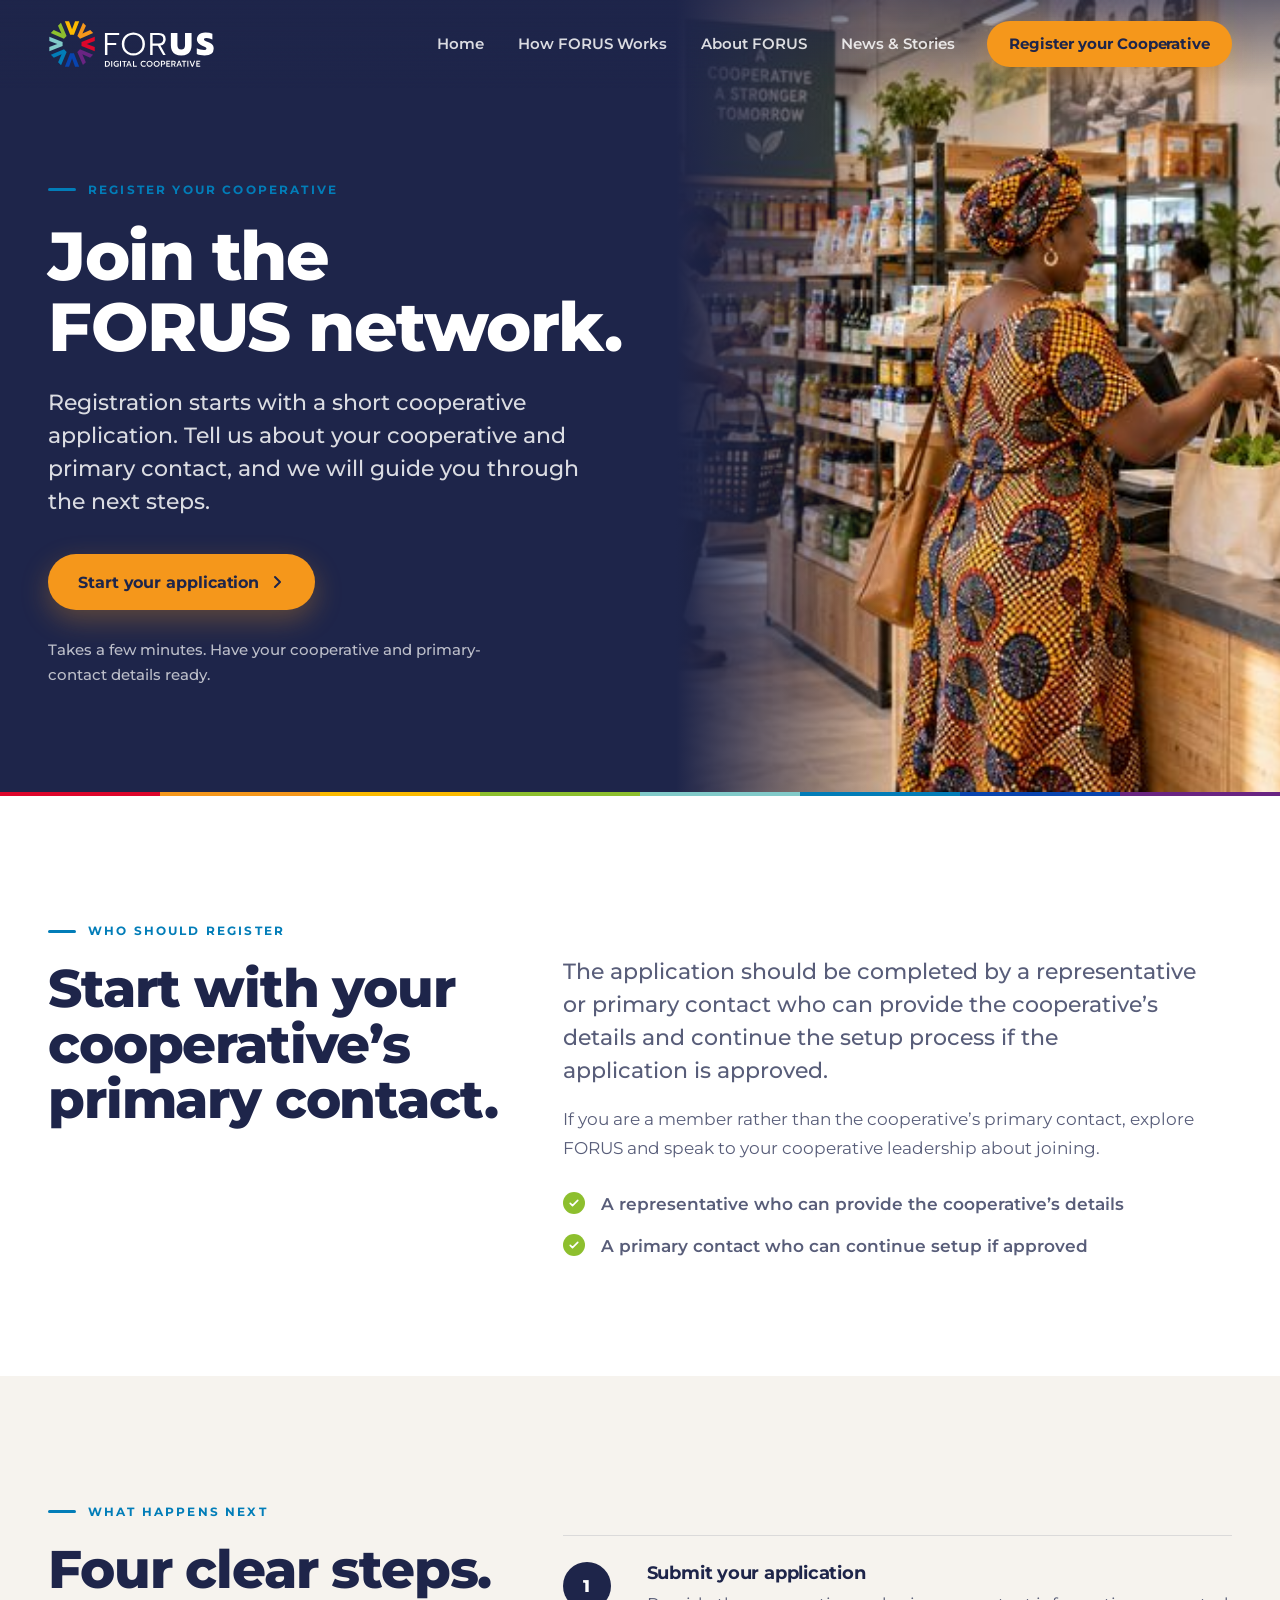
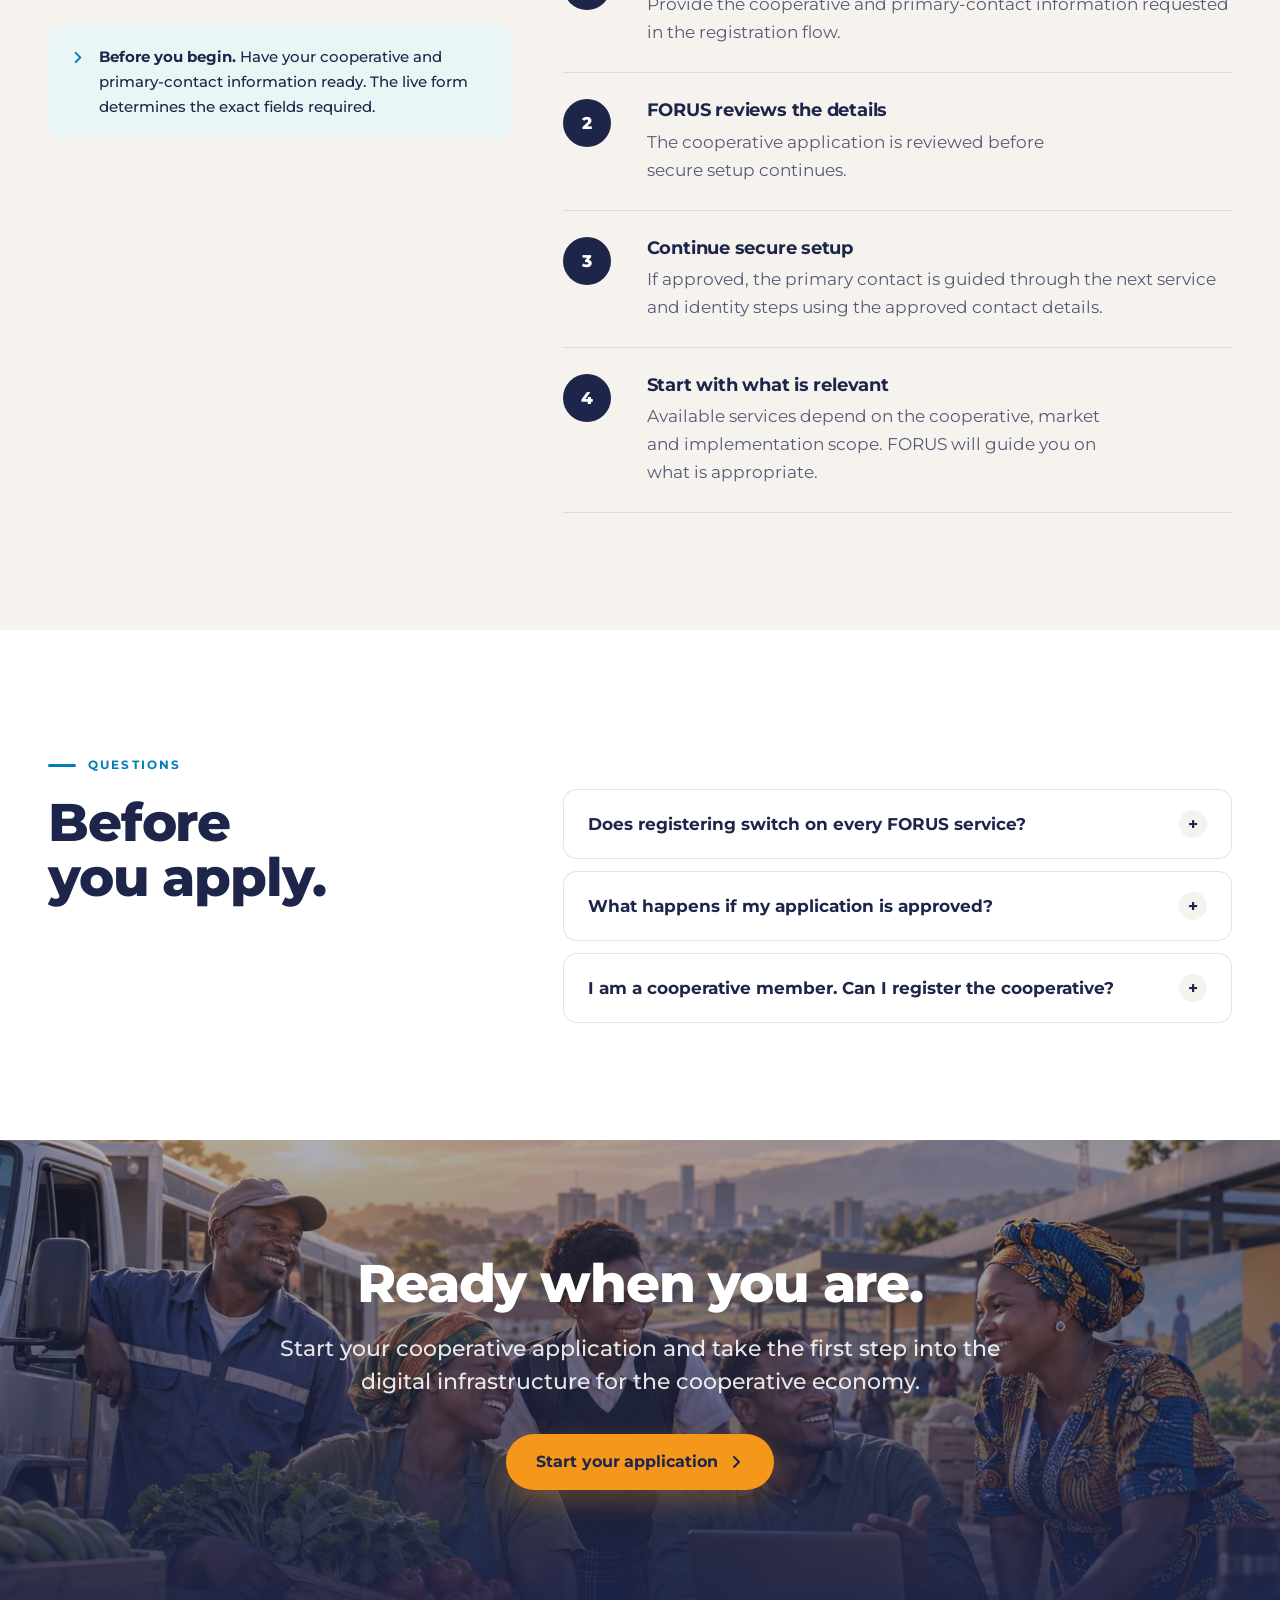
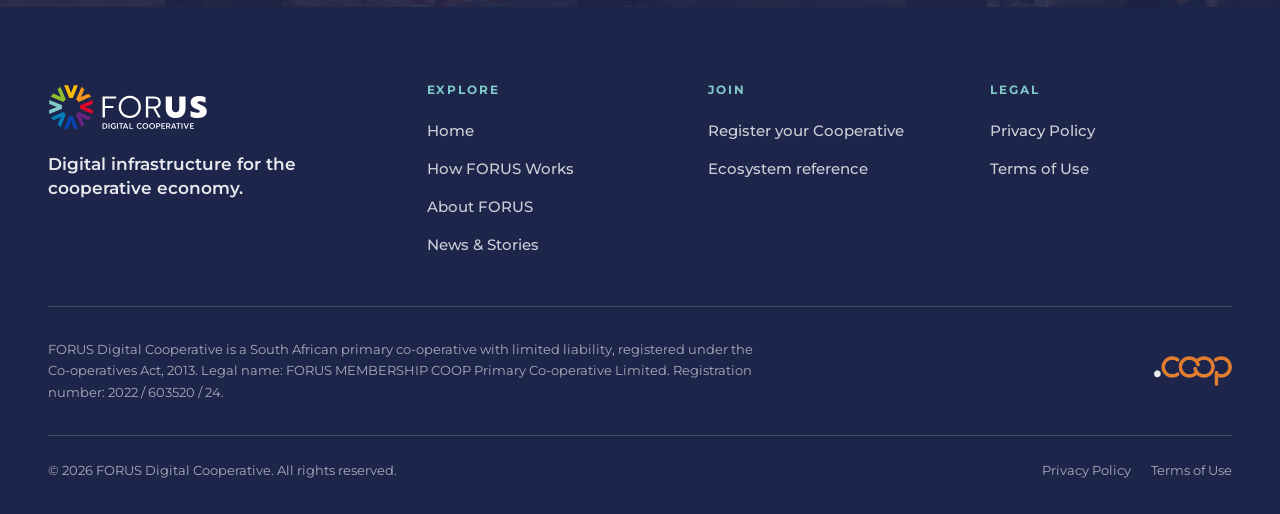
<file: register.html>
<!DOCTYPE html>
<html lang="en">
<head>
<meta charset="utf-8">
<meta name="viewport" content="width=device-width, initial-scale=1">
<title>Register your Cooperative | FORUS</title>
<meta name="description" content="Start your cooperative application and take the first step into the FORUS network.">
<meta property="og:title" content="Register your Cooperative | FORUS">
<meta property="og:description" content="Start your cooperative application and take the first step into the FORUS network.">
<meta property="og:type" content="website">
<meta property="og:image" content="assets/img/agriculture-1200.jpg">
<meta name="theme-color" content="#1E254A">
<link rel="icon" href="favicon.svg" type="image/svg+xml">
<link rel="preconnect" href="https://fonts.googleapis.com">
<link rel="preconnect" href="https://fonts.gstatic.com" crossorigin>
<link rel="stylesheet" href="https://fonts.googleapis.com/css2?family=Montserrat:wght@400;500;600;700;800&display=swap">
<link rel="stylesheet" href="assets/css/site.css">
<script src="assets/js/site.js" defer></script>
</head>
<body>
<a class="skip-link" href="#main">Skip to content</a>
<header class="site-header" data-header>
  <div class="container header-inner">
    <a class="logo" href="index.html" aria-label="FORUS Digital Cooperative home"><img src="assets/brand/forus-digital-cooperative-horizontal-reversed.svg" alt="FORUS Digital Cooperative" width="173" height="52"></a>
    <nav class="nav" id="nav" aria-label="Primary">
      <a href="index.html">Home</a><a href="how-forus-works.html">How FORUS Works</a><a href="about.html">About FORUS</a><a href="stories.html">News &amp; Stories</a>
      <a class="btn btn-primary btn-sm" href="register.html">Register your Cooperative</a>
    </nav>
    <button class="nav-toggle" type="button" aria-expanded="false" aria-controls="nav" aria-label="Open menu"><span></span></button>
  </div>
</header>
<main id="main">

<section class="register-hero" aria-labelledby="reg-h1">
  <div class="copy">
    <div class="hero-content">
      <p class="eyebrow">Register your&nbsp;Cooperative</p>
      <h1 id="reg-h1">Join the <span class="nb"><span class="tie">FORUS network.</span></span></h1>
      <p class="lead">Registration starts with a short cooperative application. Tell us about your cooperative and primary contact, and we will guide you through the next&nbsp;steps.</p>
      <div class="cta-row"><a class="btn btn-primary" href="https://forus.coop/register" data-handoff="registration">Start your application<svg class="chev" viewBox="0 0 16 16" aria-hidden="true"><path d="M6 3l5 5-5 5" fill="none" stroke="currentColor" stroke-width="2" stroke-linecap="round" stroke-linejoin="round"/></svg></a></div>
      <p class="hero-note">Takes a few minutes. Have your cooperative and primary-contact details&nbsp;ready.</p>
    </div>
  </div>
  <div class="media"><img src="assets/img/retail-1200.jpg" srcset="assets/img/retail-720.jpg 720w, assets/img/retail-1200.jpg 1200w, assets/img/retail-1672.jpg 1672w" sizes="(max-width: 900px) 100vw, 50vw" width="1672" height="941" alt="A customer being served at the counter of a cooperative retail store" style="--focus:62% 50%" fetchpriority="high" decoding="async"></div>
</section>
<div class="spectrum" aria-hidden="true"></div>

<section class="section" aria-labelledby="whoreg-h2">
  <div class="container split editorial">
    <div class="col-5 reveal">
      <p class="eyebrow">Who should&nbsp;register</p>
      <h2 id="whoreg-h2">Start with your cooperative’s <span class="tie">primary contact.</span></h2>
    </div>
    <div class="col-7 body-copy reveal" data-delay="1">
      <p class="lead">The application should be completed by a representative or primary contact who can provide the cooperative’s details and continue the setup process if the application is&nbsp;approved.</p>
      <p>If you are a member rather than the cooperative’s primary contact, explore FORUS and speak to your cooperative leadership about&nbsp;joining.</p>
      <ul class="checklist" aria-label="Who can apply">
        <li><span class="tick"><svg viewBox="0 0 16 16" aria-hidden="true"><path d="M3 8.5l3 3 7-7" fill="none" stroke="currentColor" stroke-width="2.2" stroke-linecap="round" stroke-linejoin="round"/></svg></span><span>A representative who can provide the <span class="tie-long">cooperative’s details</span></span></li>
        <li><span class="tick"><svg viewBox="0 0 16 16" aria-hidden="true"><path d="M3 8.5l3 3 7-7" fill="none" stroke="currentColor" stroke-width="2.2" stroke-linecap="round" stroke-linejoin="round"/></svg></span><span>A primary contact who can continue setup <span class="tie">if approved</span></span></li>
      </ul>
    </div>
  </div>
</section>

<section class="section bg-sand" aria-labelledby="next-h2">
  <div class="container split editorial">
    <div class="col-5 reveal">
      <p class="eyebrow">What happens&nbsp;next</p>
      <h2 id="next-h2">Four <span class="tie">clear steps.</span></h2>
      <div class="note" style="margin-top:28px"><svg class="chev" viewBox="0 0 16 16" aria-hidden="true"><path d="M6 3l5 5-5 5" fill="none" stroke="currentColor" stroke-width="2" stroke-linecap="round" stroke-linejoin="round"/></svg><span><b>Before you&nbsp;begin.</b> Have your cooperative and primary-contact information ready. The live form determines the exact <span class="tie">fields required.</span></span></div>
    </div>
    <div class="col-7 reveal" data-delay="1">
      <ol class="steps-v">
        <li><span class="num">1</span><div><h3>Submit <span class="tie">your application</span></h3><p>Provide the cooperative and primary-contact information requested in the registration&nbsp;flow.</p></div></li>
        <li><span class="num">2</span><div><h3>FORUS reviews <span class="tie">the details</span></h3><p>The cooperative application is reviewed before secure setup&nbsp;continues.</p></div></li>
        <li><span class="num">3</span><div><h3>Continue <span class="tie">secure setup</span></h3><p>If approved, the primary contact is guided through the next service and identity steps using the approved contact&nbsp;details.</p></div></li>
        <li><span class="num">4</span><div><h3>Start with what <span class="tie">is relevant</span></h3><p>Available services depend on the cooperative, market and implementation scope. FORUS will guide you on what is&nbsp;appropriate.</p></div></li>
      </ol>
    </div>
  </div>
</section>

<section class="section" aria-labelledby="faq-h2">
  <div class="container split editorial">
    <div class="col-5 reveal">
      <p class="eyebrow">Questions</p>
      <h2 id="faq-h2">Before <span class="tie">you apply.</span></h2>
    </div>
    <div class="col-7 reveal" data-delay="1">
      <div class="faq">
        <details><summary>Does registering switch on every FORUS service?<span class="plus" aria-hidden="true">+</span></summary><div class="answer">No. Availability can depend on your market, implementation and service conditions. FORUS will guide you on what is appropriate for your cooperative.</div></details>
        <details><summary>What happens if my application is approved?<span class="plus" aria-hidden="true">+</span></summary><div class="answer">Your primary contact is guided through the next secure setup, service and identity steps.</div></details>
        <details><summary>I am a cooperative member. Can I register the cooperative?<span class="plus" aria-hidden="true">+</span></summary><div class="answer">The application should be completed by an appropriate representative or primary contact.</div></details>
      </div>
    </div>
  </div>
</section>

<section class="bleed bleed-center section" aria-labelledby="reg-cta-h2">
  <div class="bleed-media"><img src="assets/img/community-1200.jpg" srcset="assets/img/community-720.jpg 720w, assets/img/community-1200.jpg 1200w, assets/img/community-1672.jpg 1672w" sizes="100vw" width="1672" height="941" alt="A cooperative team gathered around a laptop and crates of produce in late afternoon light" style="--focus:55% 45%" loading="lazy" decoding="async"></div>
  <div class="bleed-scrim center" aria-hidden="true"></div>
  <div class="container">
    <div class="section-head reveal">
      <h2 id="reg-cta-h2">Ready when <span class="tie">you are.</span></h2>
      <p class="lead">Start your cooperative application and take the first step into the digital infrastructure for the cooperative&nbsp;economy.</p>
      <div class="cta-row"><a class="btn btn-primary" href="https://forus.coop/register" data-handoff="registration">Start your application<svg class="chev" viewBox="0 0 16 16" aria-hidden="true"><path d="M6 3l5 5-5 5" fill="none" stroke="currentColor" stroke-width="2" stroke-linecap="round" stroke-linejoin="round"/></svg></a></div>
    </div>
  </div>
</section>
</main>
<footer class="site-footer">
  <div class="container">
    <div class="footer-top">
      <div class="footer-brand">
        <img src="assets/brand/forus-digital-cooperative-horizontal-reversed.svg" alt="FORUS Digital Cooperative" width="160" height="48">
        <p>Digital infrastructure for the cooperative&nbsp;economy.</p>
      </div>
      <div class="footer-col">
        <h3>Explore</h3>
        <ul>
          <li><a href="index.html">Home</a></li>
          <li><a href="how-forus-works.html">How FORUS Works</a></li>
          <li><a href="about.html">About FORUS</a></li>
          <li><a href="stories.html">News &amp; Stories</a></li>
        </ul>
      </div>
      <div class="footer-col">
        <h3>Join</h3>
        <ul>
          <li><a href="register.html">Register your Cooperative</a></li>
          <li><a href="ecosystem.html">Ecosystem reference</a></li>
        </ul>
      </div>
      <div class="footer-col">
        <h3>Legal</h3>
        <ul>
          <li><a href="privacy.html">Privacy Policy</a></li>
          <li><a href="terms.html">Terms of Use</a></li>
        </ul>
      </div>
    </div>
    <div class="footer-mid">
      <p class="footer-legal">FORUS Digital Cooperative is a South African primary co-operative with limited liability, registered under the Co-operatives Act, 2013. Legal name: FORUS MEMBERSHIP COOP Primary Co-operative Limited. Registration number: 2022 / 603520 /&nbsp;24.</p>
      <div class="footer-partners" aria-label="Cooperative partners">
        <a href="https://identity.coop" target="_blank" rel="noreferrer" aria-label=".coop domain"><img class="partner-coop" src="assets/brand/dotcoop-mark-reversed.png" alt=".coop" width="78" height="30"></a>
      </div>
    </div>
    <div class="footer-bottom">
      <p>© 2026 FORUS Digital Cooperative. All rights&nbsp;reserved.</p>
      <nav aria-label="Legal"><a href="privacy.html">Privacy Policy</a><a href="terms.html">Terms of Use</a></nav>
    </div>
  </div>
</footer>
</body>
</html>
</file>
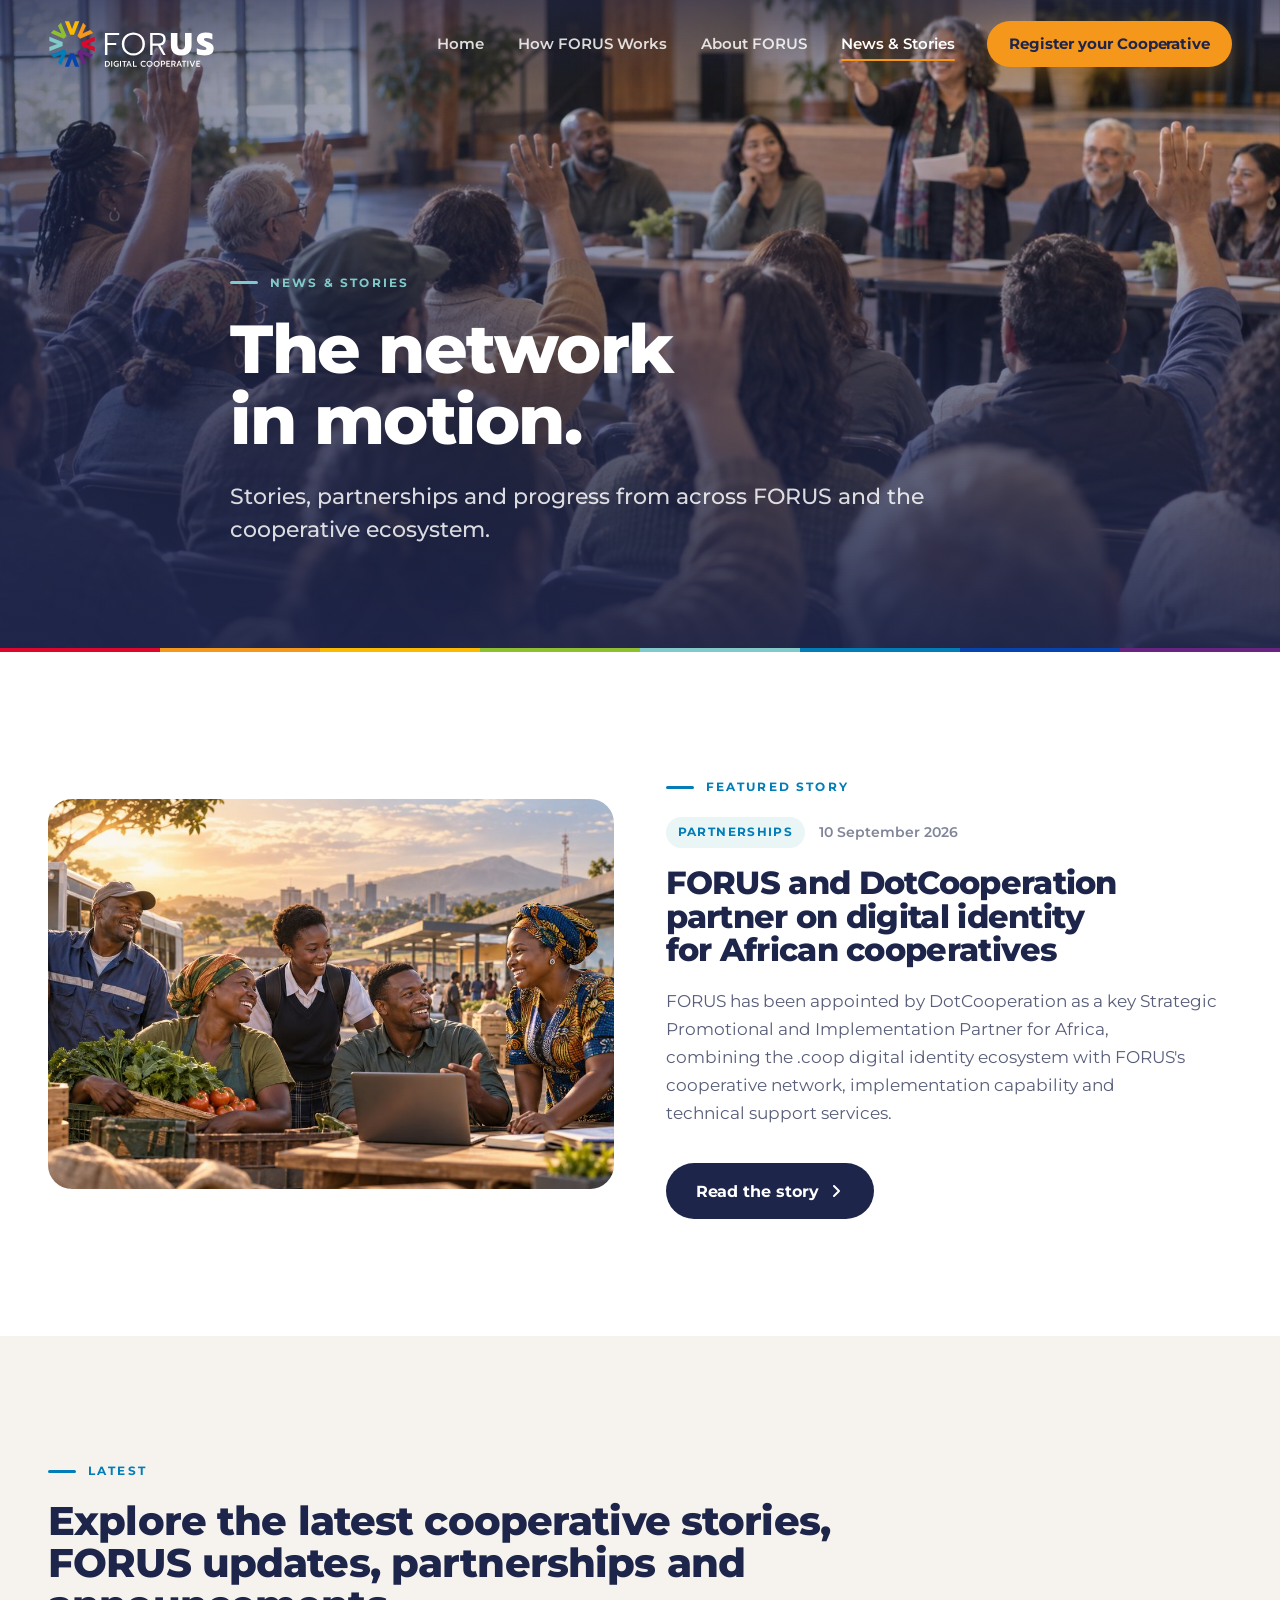
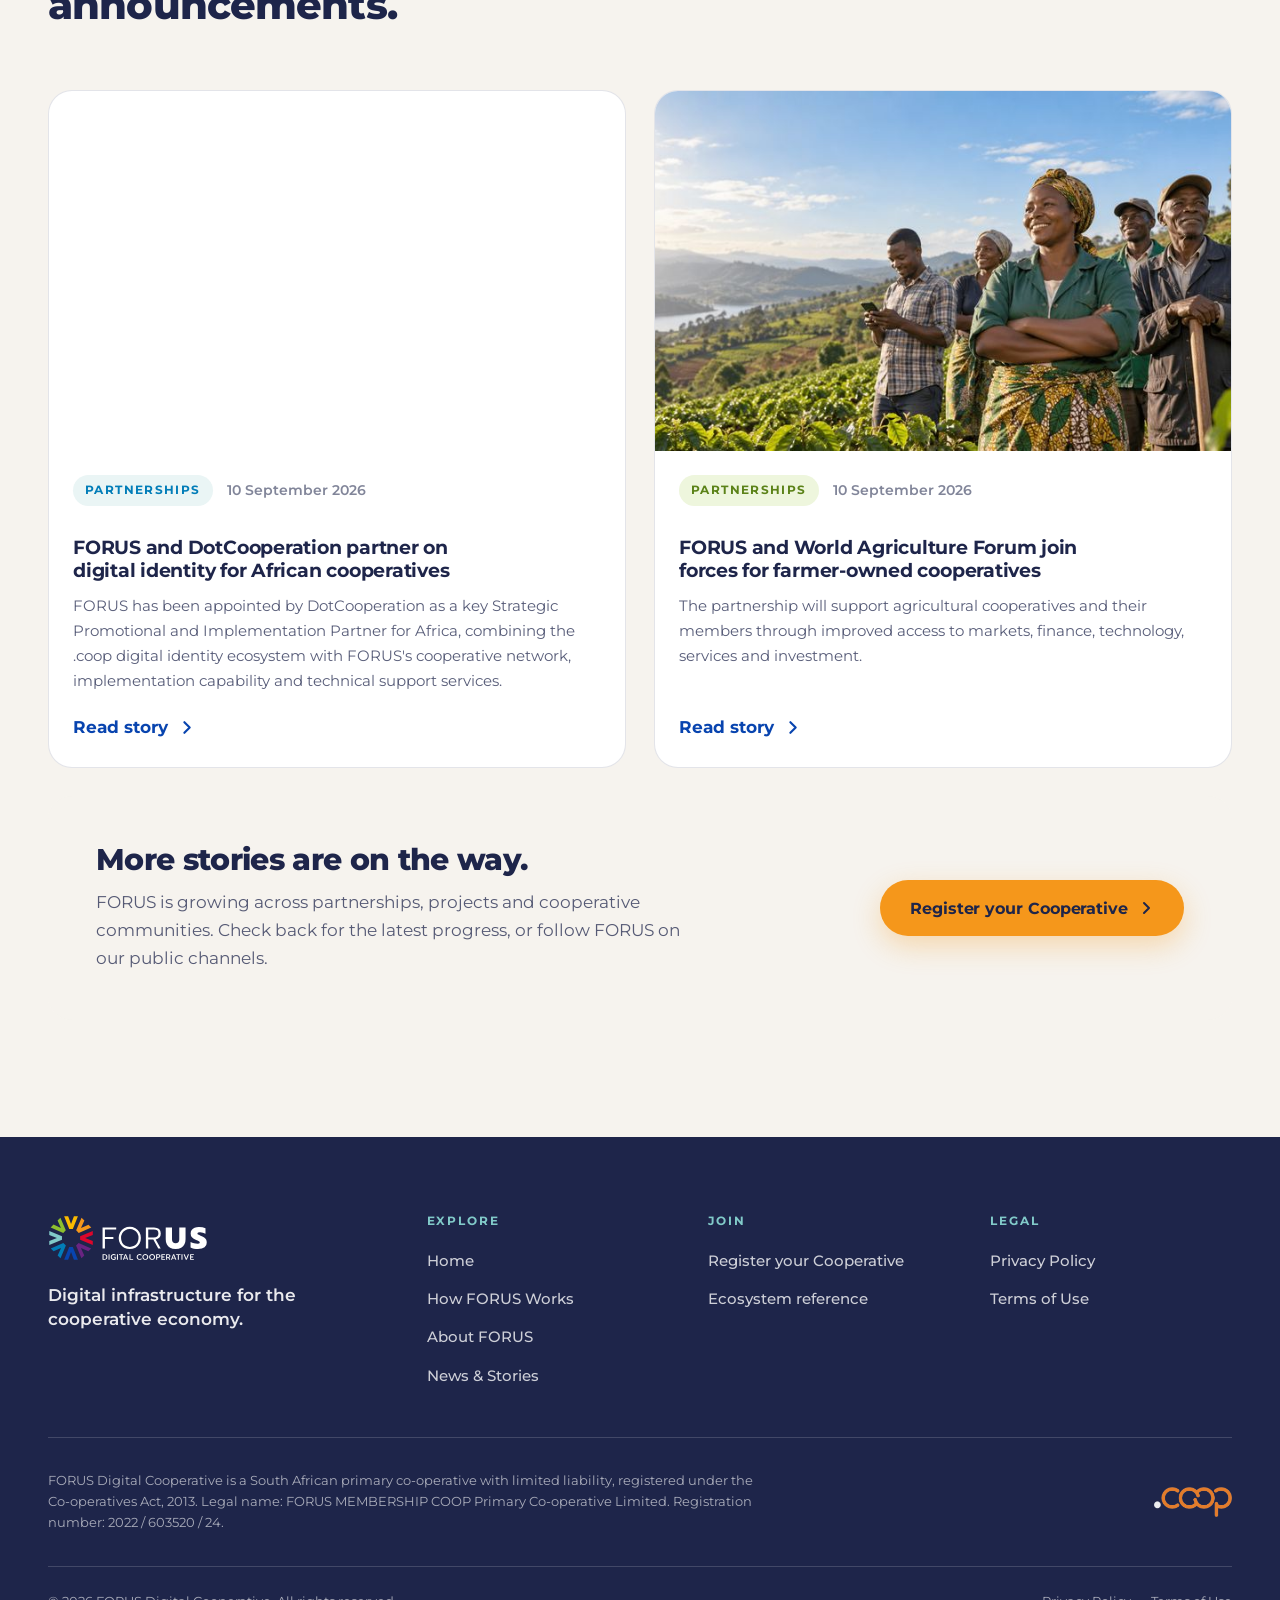
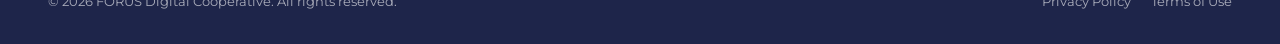
<file: stories.html>
<!DOCTYPE html>
<html lang="en">
<head>
<meta charset="utf-8">
<meta name="viewport" content="width=device-width, initial-scale=1">
<title>News &amp; Stories | FORUS</title>
<meta name="description" content="Stories, partnerships and progress from across FORUS and the cooperative ecosystem.">
<meta property="og:title" content="News &amp; Stories | FORUS">
<meta property="og:description" content="Stories, partnerships and progress from across FORUS and the cooperative ecosystem.">
<meta property="og:type" content="website">
<meta property="og:image" content="assets/img/agriculture-1200.jpg">
<meta name="theme-color" content="#1E254A">
<link rel="icon" href="favicon.svg" type="image/svg+xml">
<link rel="preconnect" href="https://fonts.googleapis.com">
<link rel="preconnect" href="https://fonts.gstatic.com" crossorigin>
<link rel="stylesheet" href="https://fonts.googleapis.com/css2?family=Montserrat:wght@400;500;600;700;800&display=swap">
<link rel="stylesheet" href="assets/css/site.css">
<script src="assets/js/site.js" defer></script>
</head>
<body>
<a class="skip-link" href="#main">Skip to content</a>
<header class="site-header" data-header>
  <div class="container header-inner">
    <a class="logo" href="index.html" aria-label="FORUS Digital Cooperative home"><img src="assets/brand/forus-digital-cooperative-horizontal-reversed.svg" alt="FORUS Digital Cooperative" width="173" height="52"></a>
    <nav class="nav" id="nav" aria-label="Primary">
      <a href="index.html">Home</a><a href="how-forus-works.html">How FORUS Works</a><a href="about.html">About FORUS</a><a href="stories.html" aria-current="page">News &amp; Stories</a>
      <a class="btn btn-primary btn-sm" href="register.html">Register your Cooperative</a>
    </nav>
    <button class="nav-toggle" type="button" aria-expanded="false" aria-controls="nav" aria-label="Open menu"><span></span></button>
  </div>
</header>
<main id="main">

<section class="hero hero-inner" aria-labelledby="stories-h1">
  <div class="hero-media"><img src="assets/img/participation-1200.jpg" srcset="assets/img/participation-720.jpg 720w, assets/img/participation-1200.jpg 1200w, assets/img/participation-1672.jpg 1672w" sizes="100vw" width="1672" height="941" alt="Cooperative members raising their hands during a meeting in a community hall" style="--focus:50% 40%" fetchpriority="high" decoding="async"></div>
  <div class="hero-scrim" aria-hidden="true"></div>
  <div class="container hero-content">
    <p class="eyebrow">News &amp;&nbsp;Stories</p>
    <h1 id="stories-h1">The network <span class="tie">in motion.</span></h1>
    <p class="lead">Stories, partnerships and progress from across FORUS and the cooperative&nbsp;ecosystem.</p>
  </div>
</section>
<div class="spectrum" aria-hidden="true"></div>

<section class="section" aria-labelledby="featured-h2">
  <div class="container featured">
    <div class="figure reveal"><img src="assets/img/community-1200.jpg" srcset="assets/img/community-720.jpg 720w, assets/img/community-1200.jpg 1200w, assets/img/community-1672.jpg 1672w" sizes="(max-width: 900px) 100vw, 58vw" width="1672" height="941" alt="A cooperative team gathered around a laptop and crates of produce in late afternoon light" style="--focus:55% 45%" loading="lazy" decoding="async"></div>
    <div class="reveal" data-delay="1">
      <p class="eyebrow">Featured&nbsp;story</p>
      <div class="meta"><span class="tag">Partnerships</span><time datetime="2026-09-10">10 September 2026</time></div>
      <h2 id="featured-h2" style="font-size:clamp(1.5rem,1.15rem + 1.2vw,2rem)">FORUS and DotCooperation partner on digital identity for <span class="tie-long">African cooperatives</span></h2>
      <p class="body-copy" style="margin-top:20px">FORUS has been appointed by DotCooperation as a key Strategic Promotional and Implementation Partner for Africa, combining the .coop digital identity ecosystem with FORUS&#x27;s cooperative network, implementation capability and technical support&nbsp;services.</p>
      <div class="cta-row"><a class="btn btn-dark" href="story-template.html">Read the story<svg class="chev" viewBox="0 0 16 16" aria-hidden="true"><path d="M6 3l5 5-5 5" fill="none" stroke="currentColor" stroke-width="2" stroke-linecap="round" stroke-linejoin="round"/></svg></a></div>
    </div>
  </div>
</section>

<section class="section bg-sand" aria-labelledby="feed-h2">
  <div class="container">
    <div class="section-head reveal" style="max-width:960px">
      <p class="eyebrow">Latest</p>
      <h2 id="feed-h2" style="font-size:clamp(1.6rem,1.2rem + 1.6vw,2.5rem)">Explore the latest cooperative stories,<br class="desk"> FORUS updates, partnerships and<br class="desk"> announcements.</h2>
    </div>
    <div class="story-grid two">
      <a class="story-card reveal" data-delay="0" href="story-template.html">
      <img src="assets/img/community-1200.jpg" srcset="assets/img/community-720.jpg 720w, assets/img/community-1200.jpg 1200w, assets/img/community-1672.jpg 1672w" sizes="(max-width: 600px) 100vw, (max-width: 900px) 50vw, 33vw" width="1672" height="941" alt="A cooperative team gathered around a laptop and crates of produce in late afternoon light" style="--focus:55% 45%" loading="lazy" decoding="async">
      <div class="body">
        <div class="meta"><span class="tag ">Partnerships</span><time datetime="2026-09-10">10 September 2026</time></div>
        <h3>FORUS and DotCooperation partner on digital identity for <span class="tie-long">African cooperatives</span></h3>
        <p>FORUS has been appointed by DotCooperation as a key Strategic Promotional and Implementation Partner for Africa, combining the .coop digital identity ecosystem with FORUS&#x27;s cooperative network, implementation capability and technical support&nbsp;services.</p>
        <span class="link-more">Read story<svg class="chev" viewBox="0 0 16 16" aria-hidden="true"><path d="M6 3l5 5-5 5" fill="none" stroke="currentColor" stroke-width="2" stroke-linecap="round" stroke-linejoin="round"/></svg></span>
      </div>
    </a>
      <a class="story-card reveal" data-delay="1" href="story-world-agriculture-forum.html">
      <img src="assets/img/agriculture-1200.jpg" srcset="assets/img/agriculture-720.jpg 720w, assets/img/agriculture-1200.jpg 1200w, assets/img/agriculture-1672.jpg 1672w" sizes="(max-width: 600px) 100vw, (max-width: 900px) 50vw, 33vw" width="1672" height="941" alt="Members of an agricultural cooperative standing among crops on a hillside, one checking a phone" style="--focus:60% 45%" loading="lazy" decoding="async">
      <div class="body">
        <div class="meta"><span class="tag green">Partnerships</span><time datetime="2026-09-10">10 September 2026</time></div>
        <h3>FORUS and World Agriculture Forum join forces for <span class="tie-long">farmer-owned cooperatives</span></h3>
        <p>The partnership will support agricultural cooperatives and their members through improved access to markets, finance, technology, services and&nbsp;investment.</p>
        <span class="link-more">Read story<svg class="chev" viewBox="0 0 16 16" aria-hidden="true"><path d="M6 3l5 5-5 5" fill="none" stroke="currentColor" stroke-width="2" stroke-linecap="round" stroke-linejoin="round"/></svg></span>
      </div>
    </a>
    </div>
    <div class="launch-note reveal" style="margin-top:28px">
      <div>
        <h2 style="font-size:clamp(1.4rem,1.2rem + 1vw,1.9rem)">More stories are on <span class="tie">the way.</span></h2>
        <p class="body-copy" style="margin-top:12px;max-width:60ch">FORUS is growing across partnerships, projects and cooperative communities. Check back for the latest progress, or follow FORUS on our public&nbsp;channels.</p>
      </div>
      <div><a class="btn btn-primary" href="register.html">Register your Cooperative<svg class="chev" viewBox="0 0 16 16" aria-hidden="true"><path d="M6 3l5 5-5 5" fill="none" stroke="currentColor" stroke-width="2" stroke-linecap="round" stroke-linejoin="round"/></svg></a></div>
    </div>
  </div>
</section>
</main>
<footer class="site-footer">
  <div class="container">
    <div class="footer-top">
      <div class="footer-brand">
        <img src="assets/brand/forus-digital-cooperative-horizontal-reversed.svg" alt="FORUS Digital Cooperative" width="160" height="48">
        <p>Digital infrastructure for the cooperative&nbsp;economy.</p>
      </div>
      <div class="footer-col">
        <h3>Explore</h3>
        <ul>
          <li><a href="index.html">Home</a></li>
          <li><a href="how-forus-works.html">How FORUS Works</a></li>
          <li><a href="about.html">About FORUS</a></li>
          <li><a href="stories.html">News &amp; Stories</a></li>
        </ul>
      </div>
      <div class="footer-col">
        <h3>Join</h3>
        <ul>
          <li><a href="register.html">Register your Cooperative</a></li>
          <li><a href="ecosystem.html">Ecosystem reference</a></li>
        </ul>
      </div>
      <div class="footer-col">
        <h3>Legal</h3>
        <ul>
          <li><a href="privacy.html">Privacy Policy</a></li>
          <li><a href="terms.html">Terms of Use</a></li>
        </ul>
      </div>
    </div>
    <div class="footer-mid">
      <p class="footer-legal">FORUS Digital Cooperative is a South African primary co-operative with limited liability, registered under the Co-operatives Act, 2013. Legal name: FORUS MEMBERSHIP COOP Primary Co-operative Limited. Registration number: 2022 / 603520 /&nbsp;24.</p>
      <div class="footer-partners" aria-label="Cooperative partners">
        <a href="https://identity.coop" target="_blank" rel="noreferrer" aria-label=".coop domain"><img class="partner-coop" src="assets/brand/dotcoop-mark-reversed.png" alt=".coop" width="78" height="30"></a>
      </div>
    </div>
    <div class="footer-bottom">
      <p>© 2026 FORUS Digital Cooperative. All rights&nbsp;reserved.</p>
      <nav aria-label="Legal"><a href="privacy.html">Privacy Policy</a><a href="terms.html">Terms of Use</a></nav>
    </div>
  </div>
</footer>
</body>
</html>
</file>
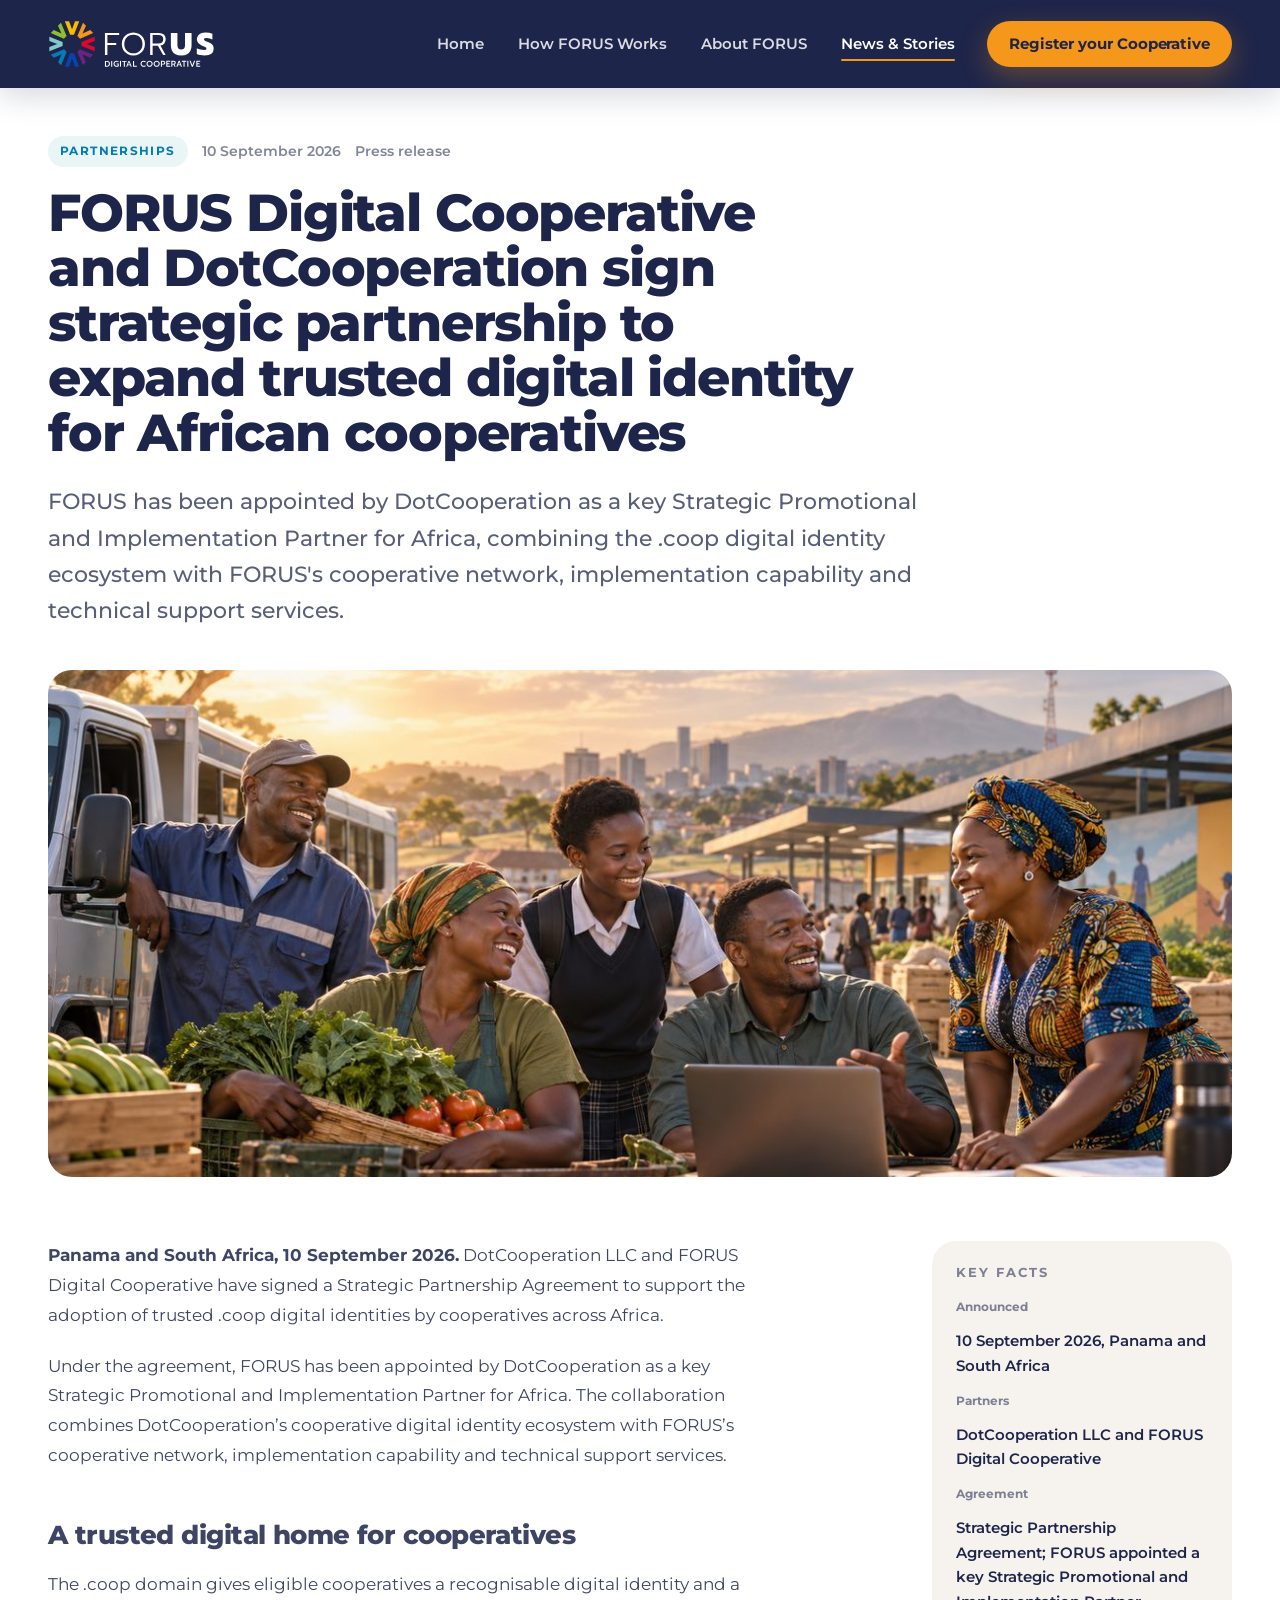
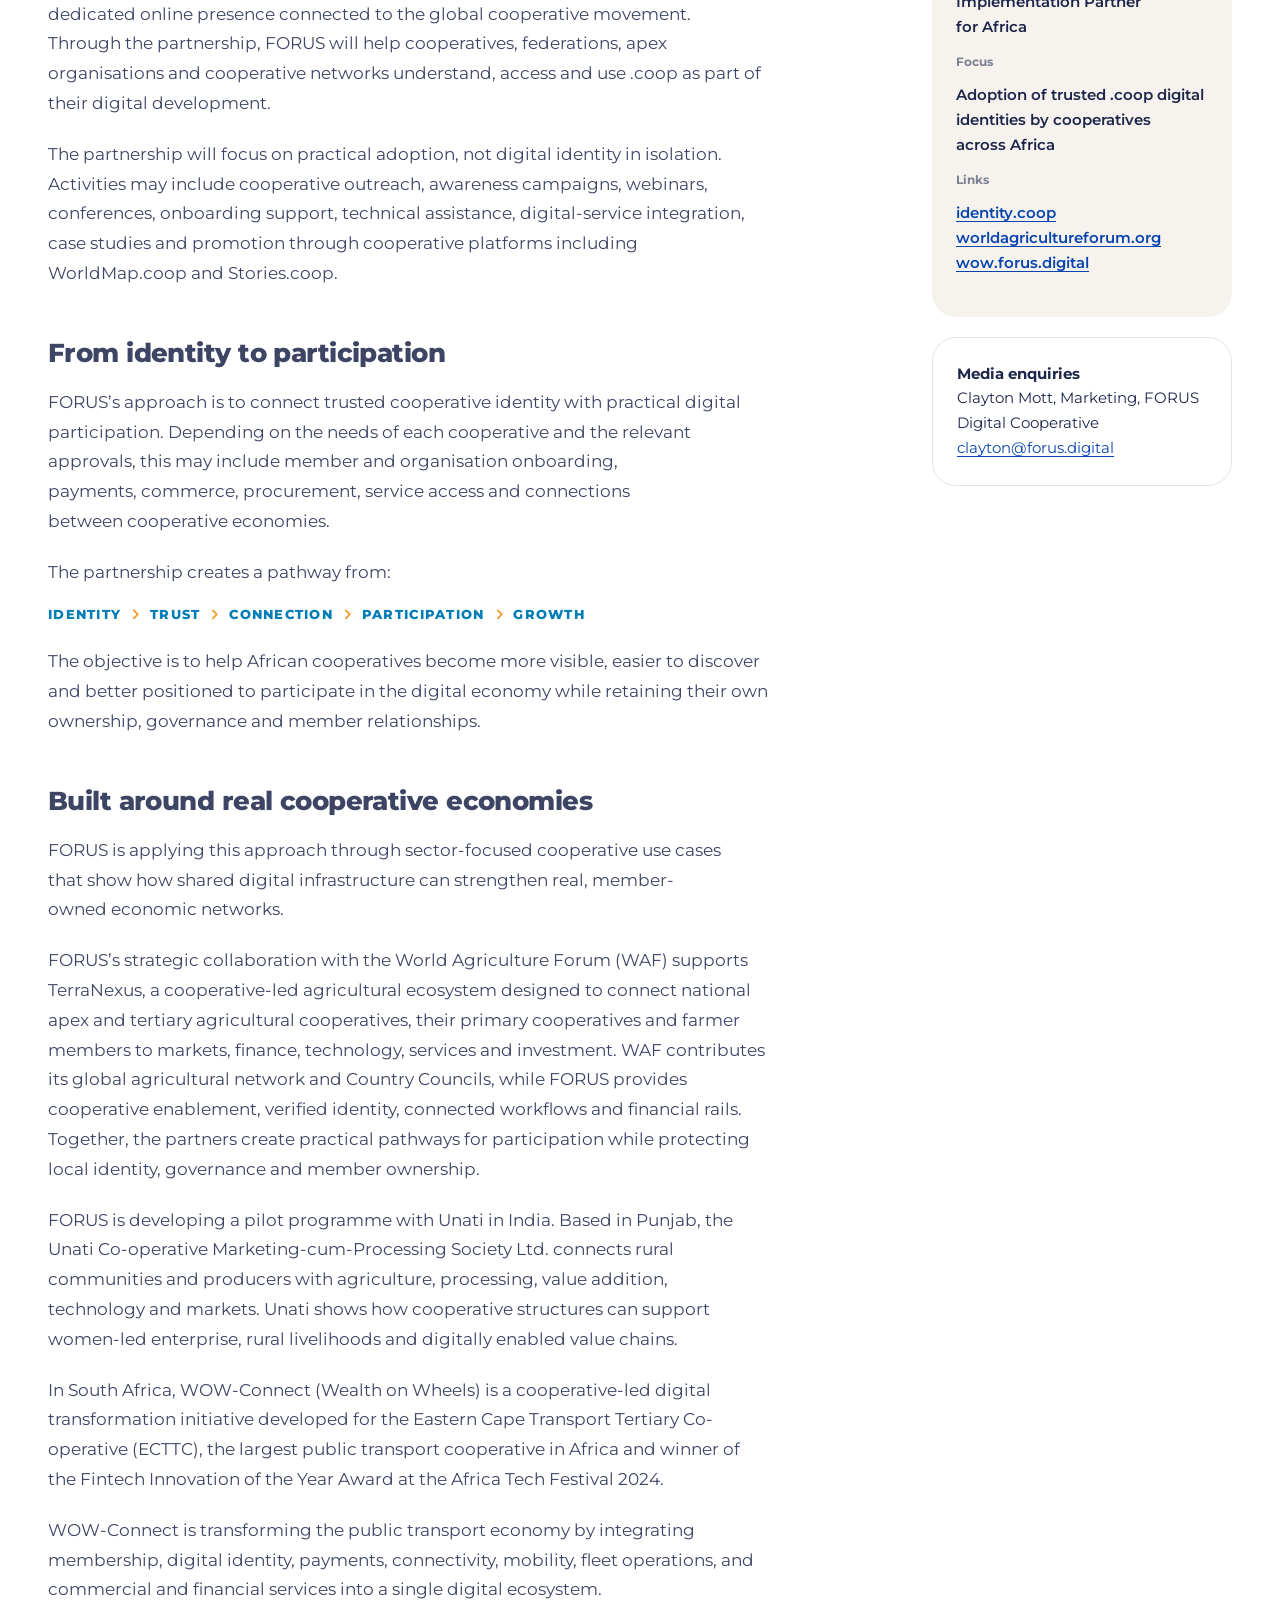
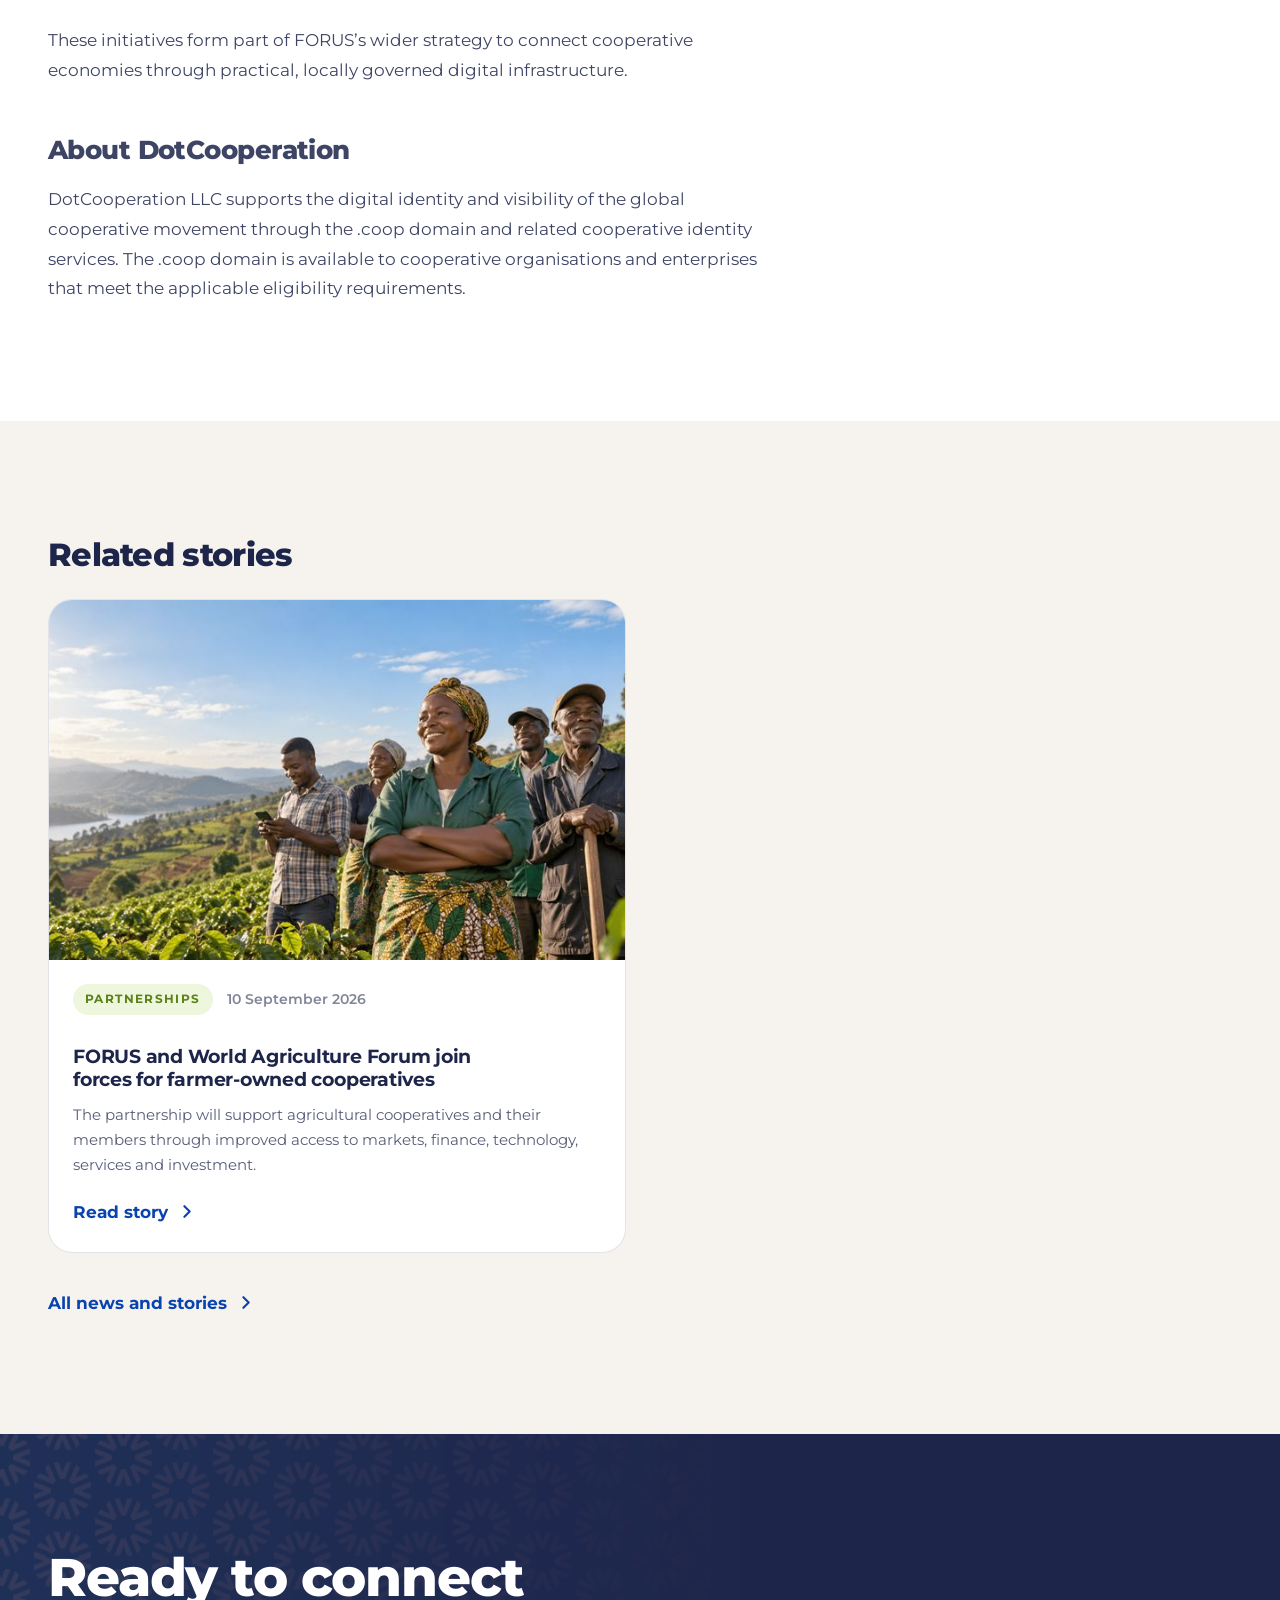
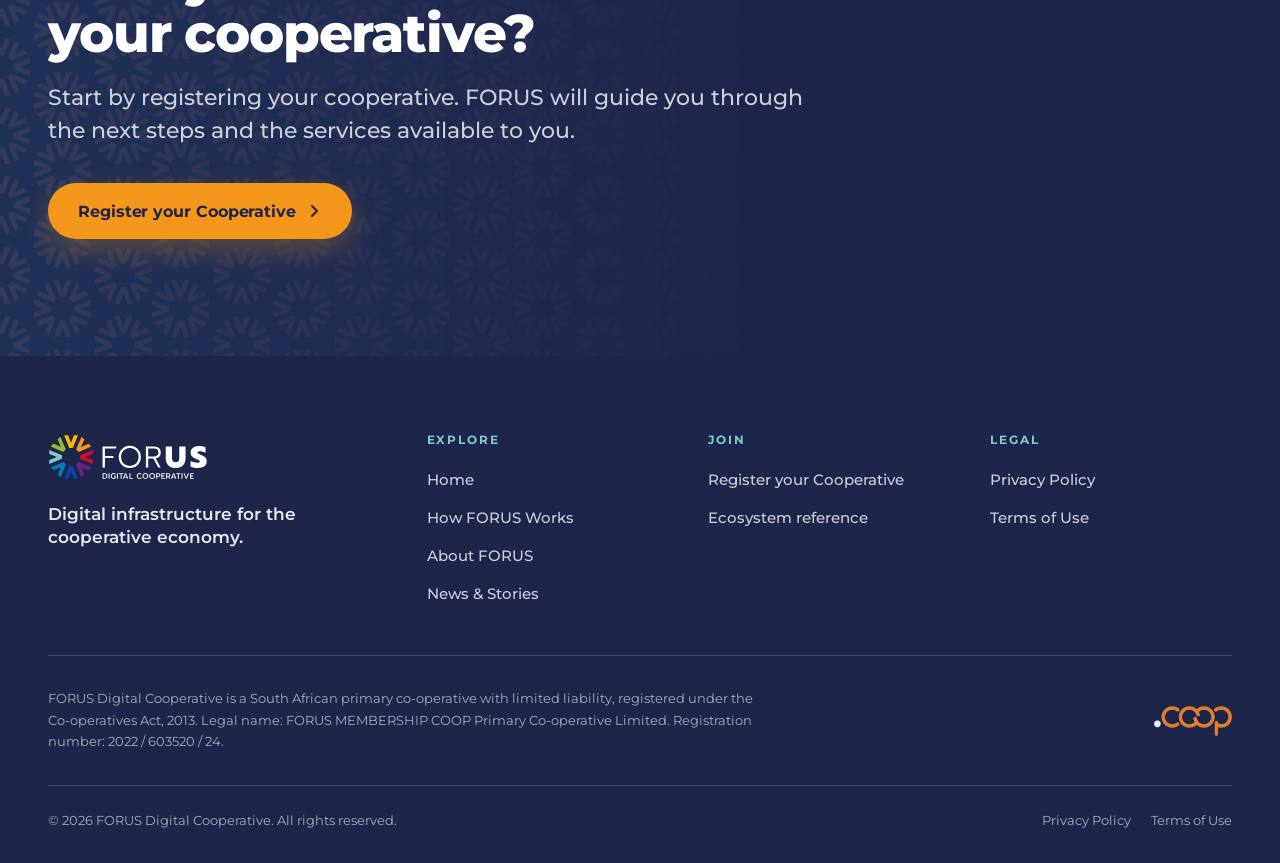
<file: story-template.html>
<!DOCTYPE html>
<html lang="en">
<head>
<meta charset="utf-8">
<meta name="viewport" content="width=device-width, initial-scale=1">
<title>FORUS Digital Cooperative and DotCooperation sign strategic partnership to expand trusted digital identity for African cooperatives | FORUS</title>
<meta name="description" content="FORUS has been appointed by DotCooperation as a key Strategic Promotional and Implementation Partner for Africa, combining the .coop digital identity ecosystem with FORUS&#x27;s cooperative network, implementation capability and technical support services.">
<meta property="og:title" content="FORUS Digital Cooperative and DotCooperation sign strategic partnership to expand trusted digital identity for African cooperatives | FORUS">
<meta property="og:description" content="FORUS has been appointed by DotCooperation as a key Strategic Promotional and Implementation Partner for Africa, combining the .coop digital identity ecosystem with FORUS&#x27;s cooperative network, implementation capability and technical support services.">
<meta property="og:type" content="website">
<meta property="og:image" content="assets/img/agriculture-1200.jpg">
<meta name="theme-color" content="#1E254A">
<link rel="icon" href="favicon.svg" type="image/svg+xml">
<link rel="preconnect" href="https://fonts.googleapis.com">
<link rel="preconnect" href="https://fonts.gstatic.com" crossorigin>
<link rel="stylesheet" href="https://fonts.googleapis.com/css2?family=Montserrat:wght@400;500;600;700;800&display=swap">
<link rel="stylesheet" href="assets/css/site.css">
<script src="assets/js/site.js" defer></script>
</head>
<body>
<a class="skip-link" href="#main">Skip to content</a>
<header class="site-header is-static" data-header>
  <div class="container header-inner">
    <a class="logo" href="index.html" aria-label="FORUS Digital Cooperative home"><img src="assets/brand/forus-digital-cooperative-horizontal-reversed.svg" alt="FORUS Digital Cooperative" width="173" height="52"></a>
    <nav class="nav" id="nav" aria-label="Primary">
      <a href="index.html">Home</a><a href="how-forus-works.html">How FORUS Works</a><a href="about.html">About FORUS</a><a href="stories.html" aria-current="page">News &amp; Stories</a>
      <a class="btn btn-primary btn-sm" href="register.html">Register your Cooperative</a>
    </nav>
    <button class="nav-toggle" type="button" aria-expanded="false" aria-controls="nav" aria-label="Open menu"><span></span></button>
  </div>
</header>
<main id="main">

<section class="article-hero" aria-labelledby="story-h1">
  <div class="container">
    <div class="meta reveal"><span class="tag ">Partnerships</span><time datetime="2026-09-10">10 September 2026</time><span><span class="tie">Press release</span></span></div>
    <h1 id="story-h1" class="reveal">FORUS Digital Cooperative and DotCooperation sign strategic partnership to expand trusted digital identity for <span class="tie-long">African cooperatives</span></h1>
    <p class="standfirst reveal" data-delay="1">FORUS has been appointed by DotCooperation as a key Strategic Promotional and Implementation Partner for Africa, combining the .coop digital identity ecosystem with FORUS&#x27;s cooperative network, implementation capability and technical support&nbsp;services.</p>
  </div>
</section>
<section class="container article-figure reveal"><img src="assets/img/community-1200.jpg" srcset="assets/img/community-720.jpg 720w, assets/img/community-1200.jpg 1200w, assets/img/community-1672.jpg 1672w" sizes="(max-width: 1240px) 100vw, 1200px" width="1672" height="941" alt="A cooperative team gathered around a laptop and crates of produce in late afternoon light" style="--focus:55% 45%" fetchpriority="high" decoding="async"></section>
<section class="section" style="padding-top:clamp(40px,5vw,72px)">
  <div class="container article">
    <div class="prose">
<p><strong>Panama and South Africa, 10 September 2026.</strong> DotCooperation LLC and FORUS Digital Cooperative have signed a Strategic Partnership Agreement to support the adoption of trusted .coop digital identities by cooperatives across&nbsp;Africa.</p>
<p>Under the agreement, FORUS has been appointed by DotCooperation as a key Strategic Promotional and Implementation Partner for Africa. The collaboration combines DotCooperation’s cooperative digital identity ecosystem with FORUS’s cooperative network, implementation capability and technical support&nbsp;services.</p>
<h2>A trusted digital home <span class="tie">for cooperatives</span></h2>
<p>The .coop domain gives eligible cooperatives a recognisable digital identity and a dedicated online presence connected to the global cooperative movement. Through the partnership, FORUS will help cooperatives, federations, apex organisations and cooperative networks understand, access and use .coop as part of their digital&nbsp;development.</p>
<p>The partnership will focus on practical adoption, not digital identity in isolation. Activities may include cooperative outreach, awareness campaigns, webinars, conferences, onboarding support, technical assistance, digital-service integration, case studies and promotion through cooperative platforms including WorldMap.coop and&nbsp;Stories.coop.</p>
<h2>From identity <span class="tie">to participation</span></h2>
<p>FORUS’s approach is to connect trusted cooperative identity with practical digital participation. Depending on the needs of each cooperative and the relevant approvals, this may include member and organisation onboarding, payments, commerce, procurement, service access and connections between cooperative&nbsp;economies.</p>
<p>The partnership creates a pathway&nbsp;from:</p>
<p class="pathway"><span>Identity</span><svg class="chev" viewBox="0 0 16 16" aria-hidden="true"><path d="M6 3l5 5-5 5" fill="none" stroke="currentColor" stroke-width="2" stroke-linecap="round" stroke-linejoin="round"/></svg><span>Trust</span><svg class="chev" viewBox="0 0 16 16" aria-hidden="true"><path d="M6 3l5 5-5 5" fill="none" stroke="currentColor" stroke-width="2" stroke-linecap="round" stroke-linejoin="round"/></svg><span>Connection</span><svg class="chev" viewBox="0 0 16 16" aria-hidden="true"><path d="M6 3l5 5-5 5" fill="none" stroke="currentColor" stroke-width="2" stroke-linecap="round" stroke-linejoin="round"/></svg><span>Participation</span><svg class="chev" viewBox="0 0 16 16" aria-hidden="true"><path d="M6 3l5 5-5 5" fill="none" stroke="currentColor" stroke-width="2" stroke-linecap="round" stroke-linejoin="round"/></svg><span>Growth</span></p>
<p>The objective is to help African cooperatives become more visible, easier to discover and better positioned to participate in the digital economy while retaining their own ownership, governance and member&nbsp;relationships.</p>
<h2>Built around real <span class="tie-long">cooperative economies</span></h2>
<p>FORUS is applying this approach through sector-focused cooperative use cases that show how shared digital infrastructure can strengthen real, member-owned economic&nbsp;networks.</p>
<p>FORUS’s strategic collaboration with the World Agriculture Forum (WAF) supports TerraNexus, a cooperative-led agricultural ecosystem designed to connect national apex and tertiary agricultural cooperatives, their primary cooperatives and farmer members to markets, finance, technology, services and investment. WAF contributes its global agricultural network and Country Councils, while FORUS provides cooperative enablement, verified identity, connected workflows and financial rails. Together, the partners create practical pathways for participation while protecting local identity, governance and member&nbsp;ownership.</p>
<p>FORUS is developing a pilot programme with Unati in India. Based in Punjab, the Unati Co-operative Marketing-cum-Processing Society Ltd. connects rural communities and producers with agriculture, processing, value addition, technology and markets. Unati shows how cooperative structures can support women-led enterprise, rural livelihoods and digitally enabled value&nbsp;chains.</p>
<p>In South Africa, WOW-Connect (Wealth on Wheels) is a cooperative-led digital transformation initiative developed for the Eastern Cape Transport Tertiary Co-operative (ECTTC), the largest public transport cooperative in Africa and winner of the Fintech Innovation of the Year Award at the Africa Tech Festival&nbsp;2024.</p>
<p>WOW-Connect is transforming the public transport economy by integrating membership, digital identity, payments, connectivity, mobility, fleet operations, and commercial and financial services into a single digital&nbsp;ecosystem.</p>
<p>These initiatives form part of FORUS’s wider strategy to connect cooperative economies through practical, locally governed digital&nbsp;infrastructure.</p>
<h2><span class="tie-long">About DotCooperation</span></h2>
<p>DotCooperation LLC supports the digital identity and visibility of the global cooperative movement through the .coop domain and related cooperative identity services. The .coop domain is available to cooperative organisations and enterprises that meet the applicable eligibility&nbsp;requirements.</p>
</div>
    <aside class="aside">
      <div class="facts"><h3><span class="tie">Key facts</span></h3><dl><dt>Announced</dt><dd>10 September 2026, Panama and South&nbsp;Africa</dd>
<dt>Partners</dt><dd>DotCooperation LLC and FORUS Digital&nbsp;Cooperative</dd>
<dt>Agreement</dt><dd>Strategic Partnership Agreement; FORUS appointed a key Strategic Promotional and Implementation Partner for&nbsp;Africa</dd>
<dt>Focus</dt><dd>Adoption of trusted .coop digital identities by cooperatives across&nbsp;Africa</dd>
<dt>Links</dt><dd><a href="https://identity.coop" target="_blank" rel="noreferrer">identity.coop</a><br><a href="https://www.worldagricultureforum.org" target="_blank" rel="noreferrer">worldagricultureforum.org</a><br><a href="https://wow.forus.digital/" target="_blank" rel="noreferrer">wow.forus.digital</a></dd></dl></div>
      <div class="share"><b>Media&nbsp;enquiries</b><br>Clayton Mott, Marketing, FORUS Digital Cooperative<br><a href="mailto:clayton@forus.digital">clayton@forus.digital</a></div>
    </aside>
  </div>
</section>
<section class="section bg-sand related" aria-labelledby="related-h2">
  <div class="container">
    <h2 id="related-h2" class="reveal"><span class="tie">Related stories</span></h2>
    <div class="story-grid two"><a class="story-card reveal" data-delay="0" href="story-world-agriculture-forum.html">
      <img src="assets/img/agriculture-1200.jpg" srcset="assets/img/agriculture-720.jpg 720w, assets/img/agriculture-1200.jpg 1200w, assets/img/agriculture-1672.jpg 1672w" sizes="(max-width: 600px) 100vw, (max-width: 900px) 50vw, 33vw" width="1672" height="941" alt="Members of an agricultural cooperative standing among crops on a hillside, one checking a phone" style="--focus:60% 45%" loading="lazy" decoding="async">
      <div class="body">
        <div class="meta"><span class="tag green">Partnerships</span><time datetime="2026-09-10">10 September 2026</time></div>
        <h3>FORUS and World Agriculture Forum join forces for <span class="tie-long">farmer-owned cooperatives</span></h3>
        <p>The partnership will support agricultural cooperatives and their members through improved access to markets, finance, technology, services and&nbsp;investment.</p>
        <span class="link-more">Read story<svg class="chev" viewBox="0 0 16 16" aria-hidden="true"><path d="M6 3l5 5-5 5" fill="none" stroke="currentColor" stroke-width="2" stroke-linecap="round" stroke-linejoin="round"/></svg></span>
      </div>
    </a></div>
    <div class="cta-row reveal"><a class="link-more" href="stories.html">All news and stories<svg class="chev" viewBox="0 0 16 16" aria-hidden="true"><path d="M6 3l5 5-5 5" fill="none" stroke="currentColor" stroke-width="2" stroke-linecap="round" stroke-linejoin="round"/></svg></a></div>
  </div>
</section>
<section class="section bg-night pattern" aria-labelledby="story-cta-h2">
  <div class="container"><div class="section-head reveal" style="margin-bottom:0">
    <h2 id="story-cta-h2">Ready to connect <span class="tie-long">your cooperative?</span></h2>
    <p class="lead">Start by registering your cooperative. FORUS will guide you through the next steps and the services available to&nbsp;you.</p>
    <div class="cta-row"><a class="btn btn-primary" href="register.html">Register your Cooperative<svg class="chev" viewBox="0 0 16 16" aria-hidden="true"><path d="M6 3l5 5-5 5" fill="none" stroke="currentColor" stroke-width="2" stroke-linecap="round" stroke-linejoin="round"/></svg></a></div>
  </div></div>
</section>
</main>
<footer class="site-footer">
  <div class="container">
    <div class="footer-top">
      <div class="footer-brand">
        <img src="assets/brand/forus-digital-cooperative-horizontal-reversed.svg" alt="FORUS Digital Cooperative" width="160" height="48">
        <p>Digital infrastructure for the cooperative&nbsp;economy.</p>
      </div>
      <div class="footer-col">
        <h3>Explore</h3>
        <ul>
          <li><a href="index.html">Home</a></li>
          <li><a href="how-forus-works.html">How FORUS Works</a></li>
          <li><a href="about.html">About FORUS</a></li>
          <li><a href="stories.html">News &amp; Stories</a></li>
        </ul>
      </div>
      <div class="footer-col">
        <h3>Join</h3>
        <ul>
          <li><a href="register.html">Register your Cooperative</a></li>
          <li><a href="ecosystem.html">Ecosystem reference</a></li>
        </ul>
      </div>
      <div class="footer-col">
        <h3>Legal</h3>
        <ul>
          <li><a href="privacy.html">Privacy Policy</a></li>
          <li><a href="terms.html">Terms of Use</a></li>
        </ul>
      </div>
    </div>
    <div class="footer-mid">
      <p class="footer-legal">FORUS Digital Cooperative is a South African primary co-operative with limited liability, registered under the Co-operatives Act, 2013. Legal name: FORUS MEMBERSHIP COOP Primary Co-operative Limited. Registration number: 2022 / 603520 /&nbsp;24.</p>
      <div class="footer-partners" aria-label="Cooperative partners">
        <a href="https://identity.coop" target="_blank" rel="noreferrer" aria-label=".coop domain"><img class="partner-coop" src="assets/brand/dotcoop-mark-reversed.png" alt=".coop" width="78" height="30"></a>
      </div>
    </div>
    <div class="footer-bottom">
      <p>© 2026 FORUS Digital Cooperative. All rights&nbsp;reserved.</p>
      <nav aria-label="Legal"><a href="privacy.html">Privacy Policy</a><a href="terms.html">Terms of Use</a></nav>
    </div>
  </div>
</footer>
</body>
</html>
</file>
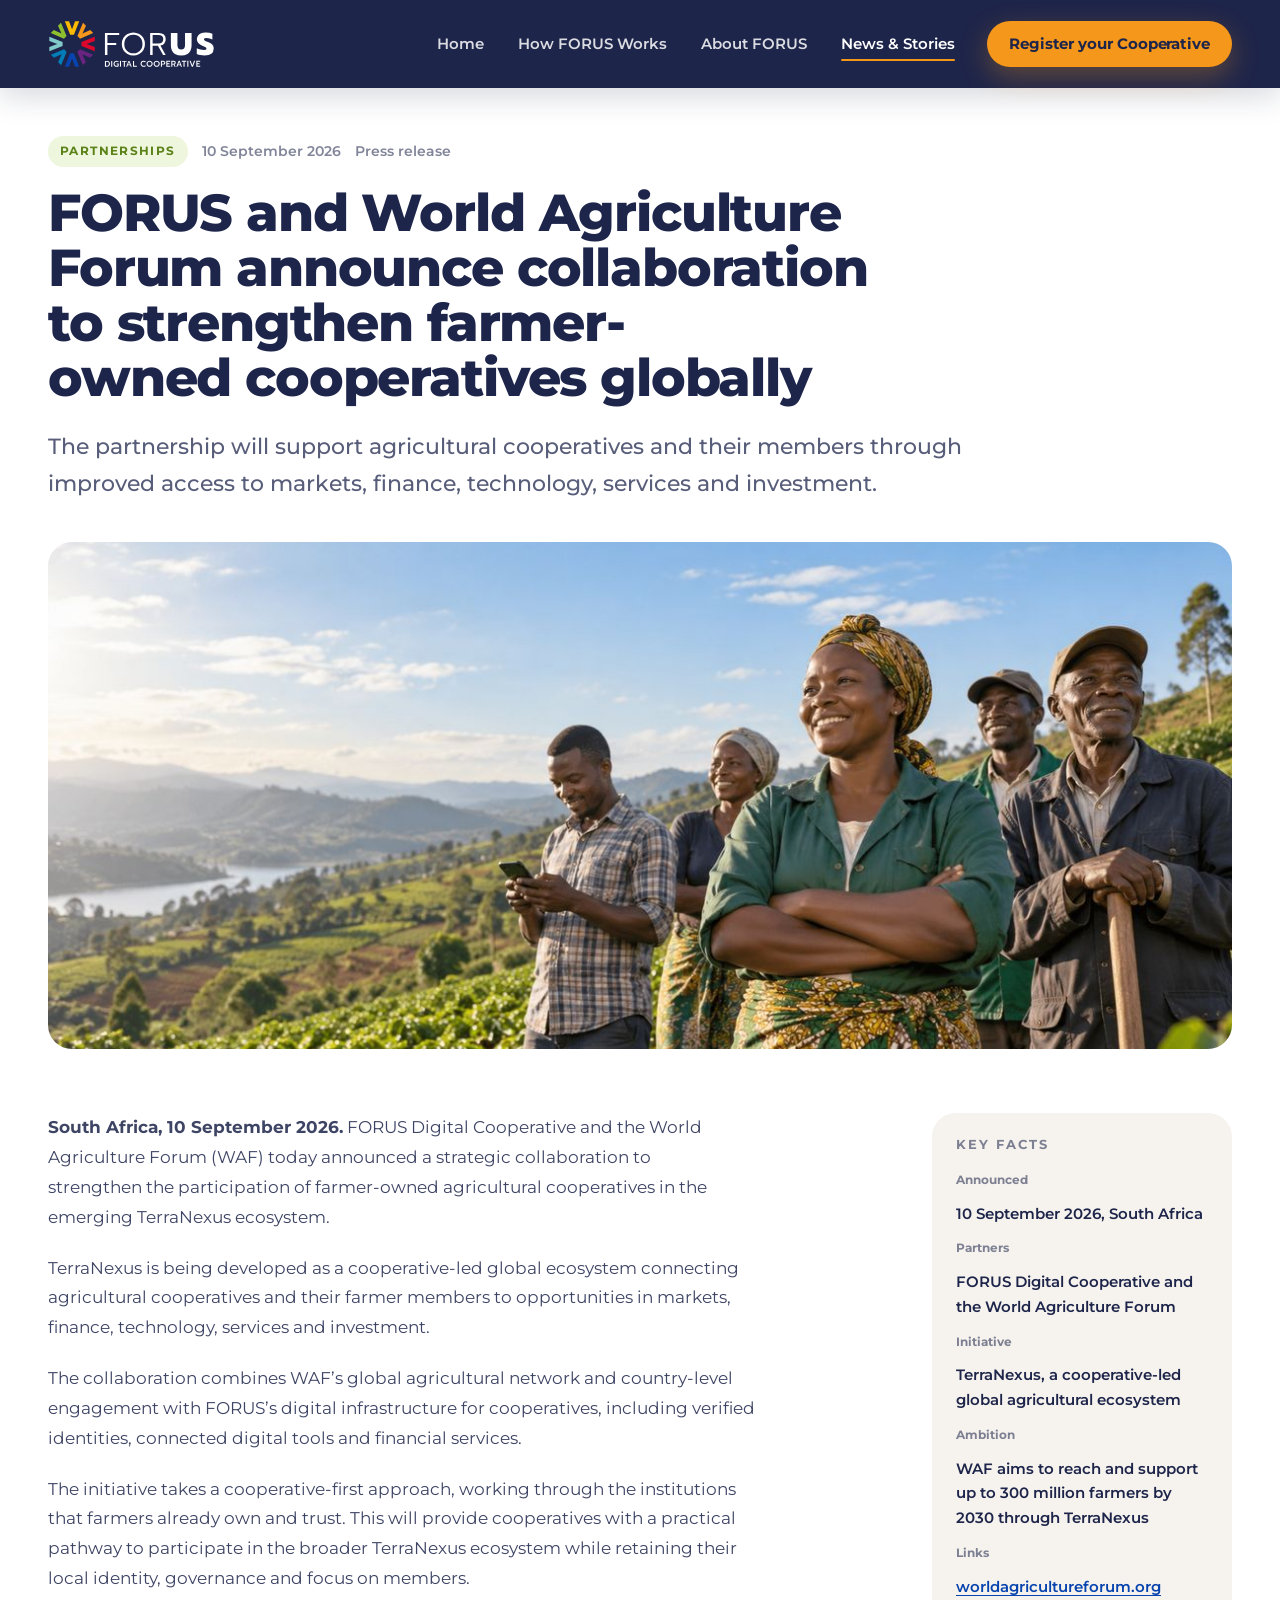
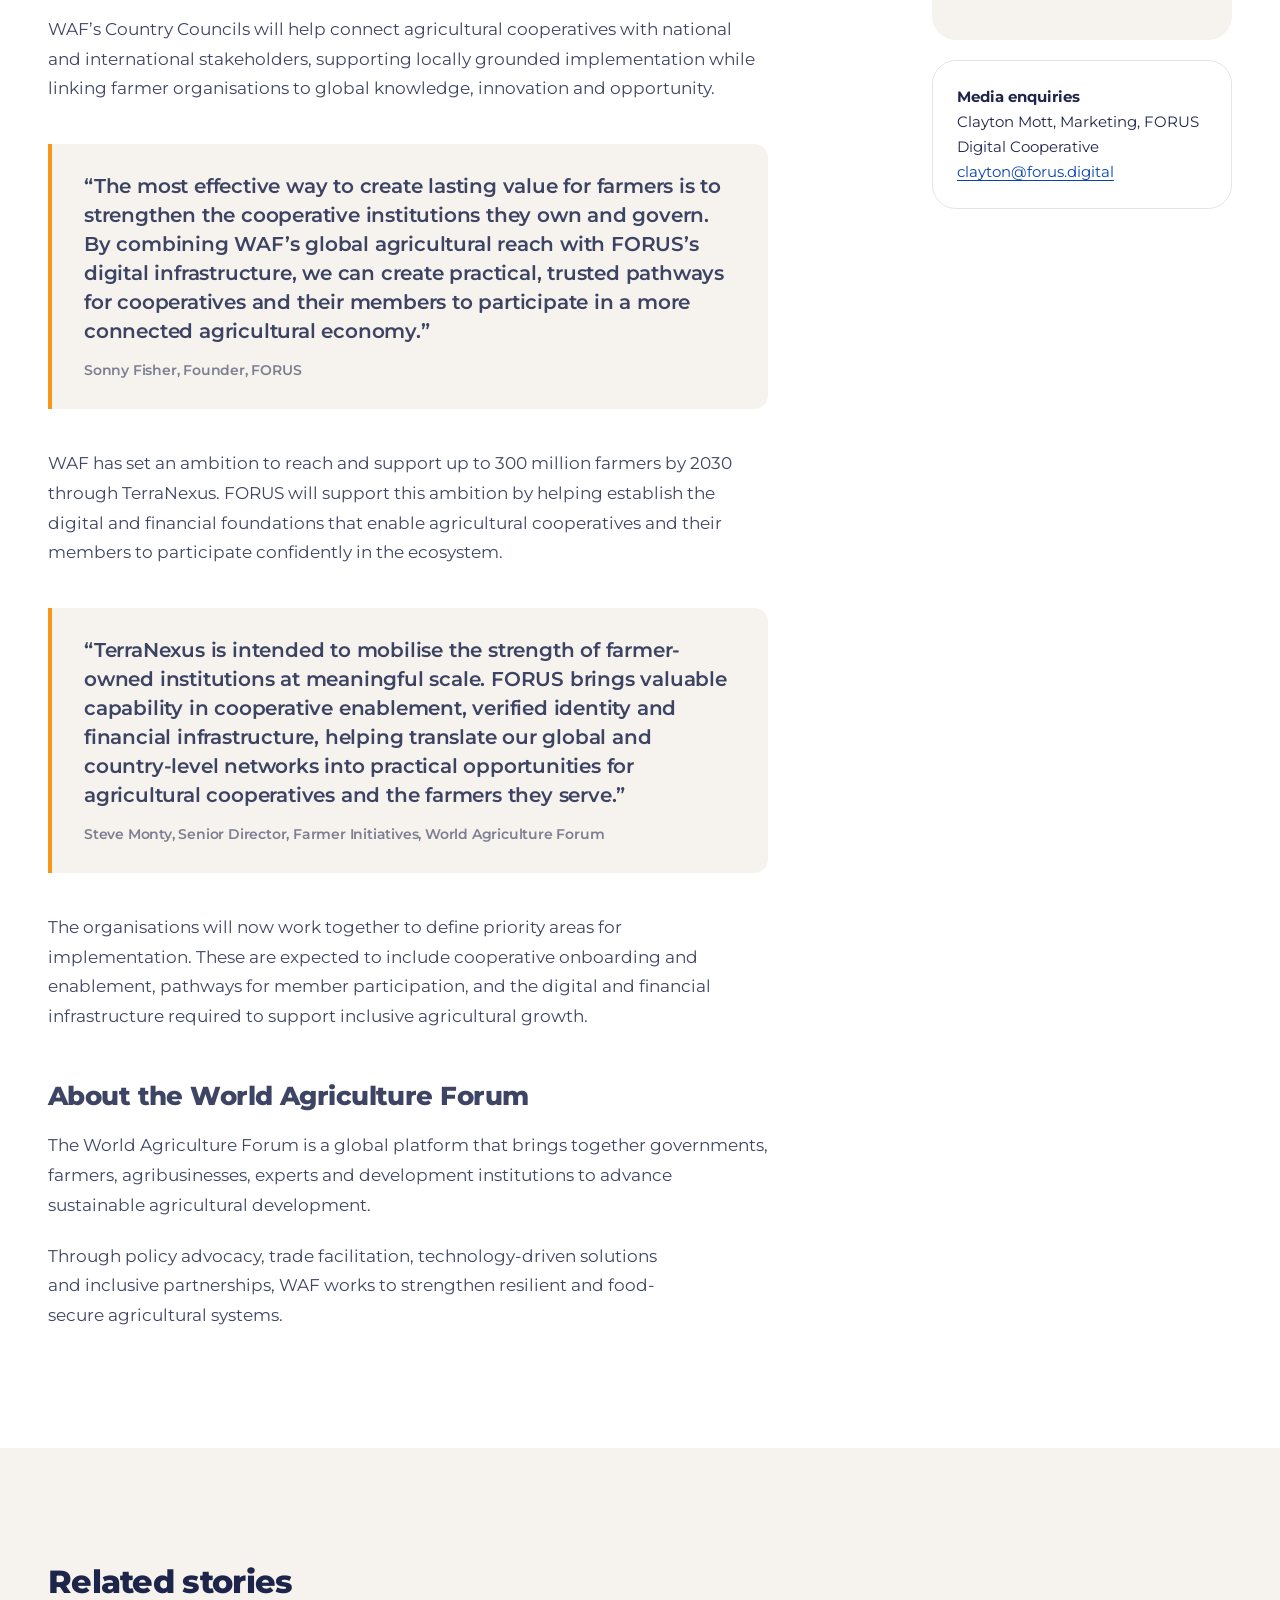
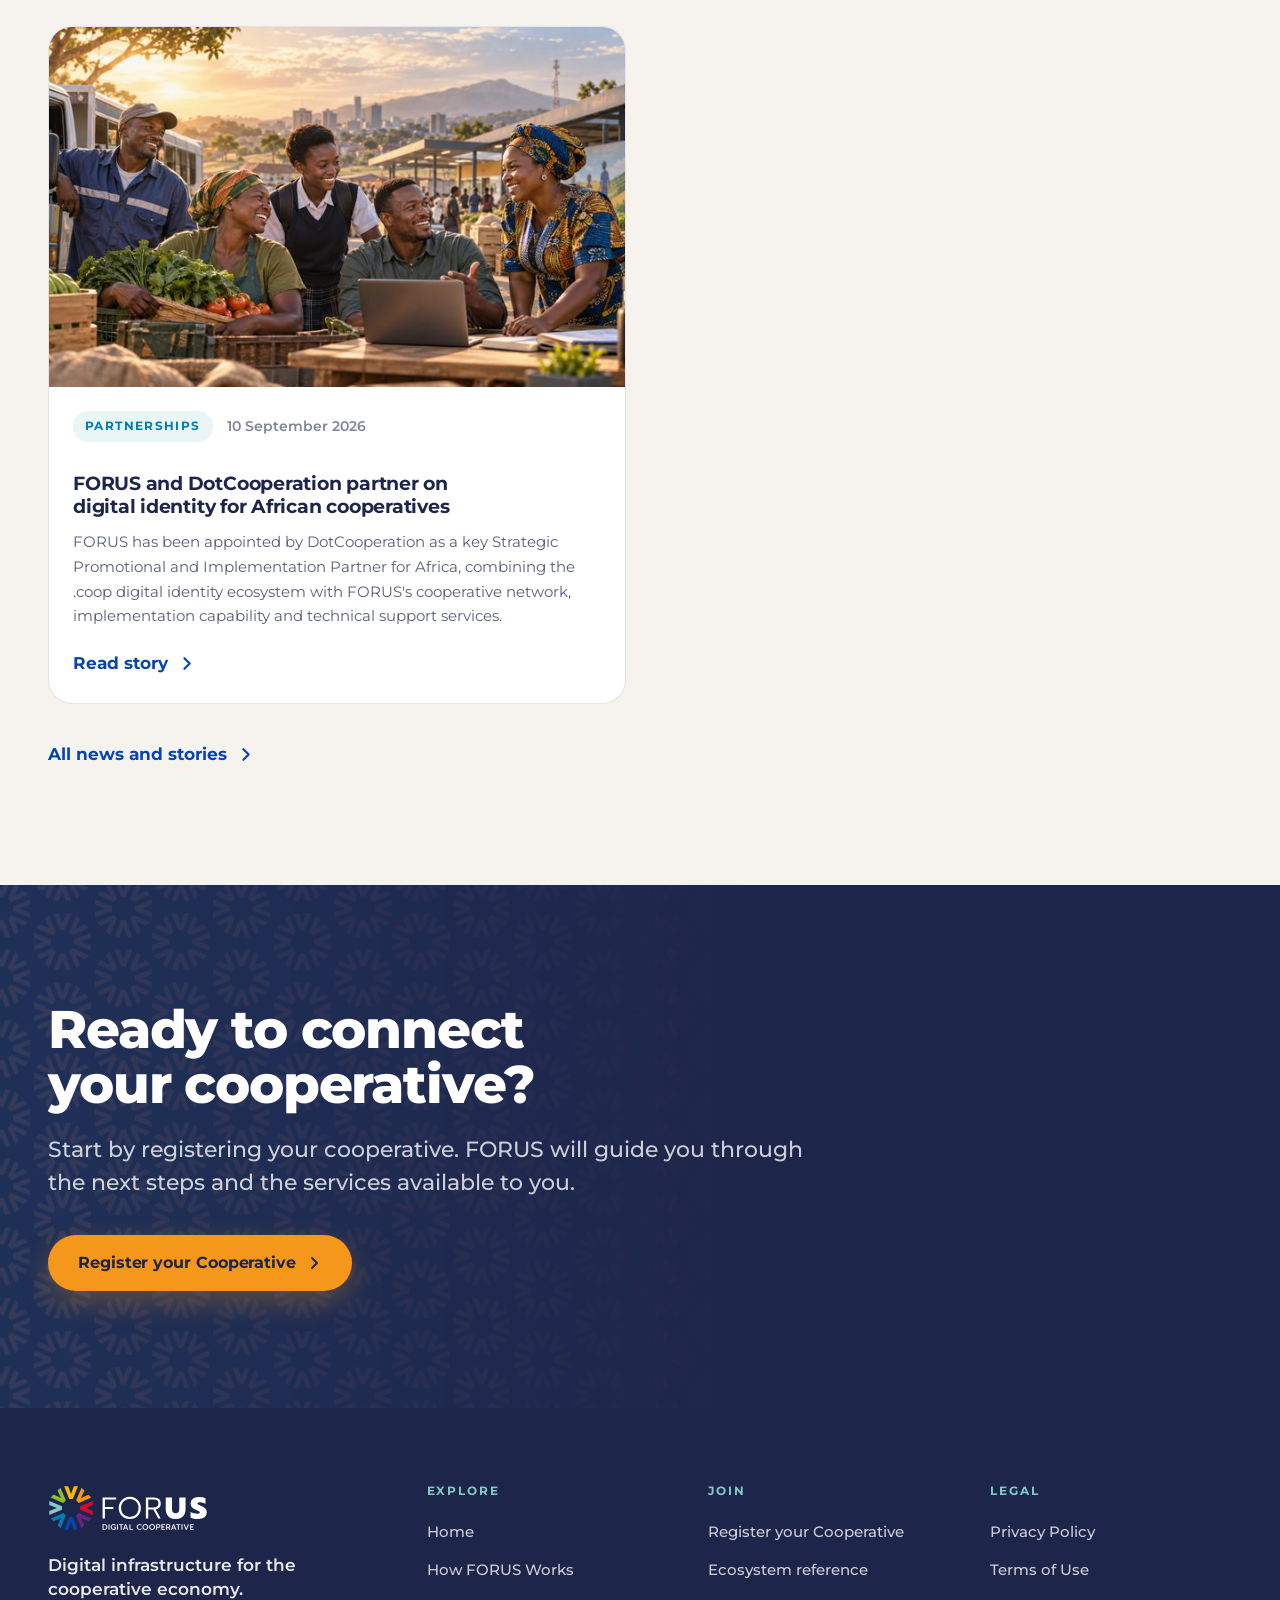
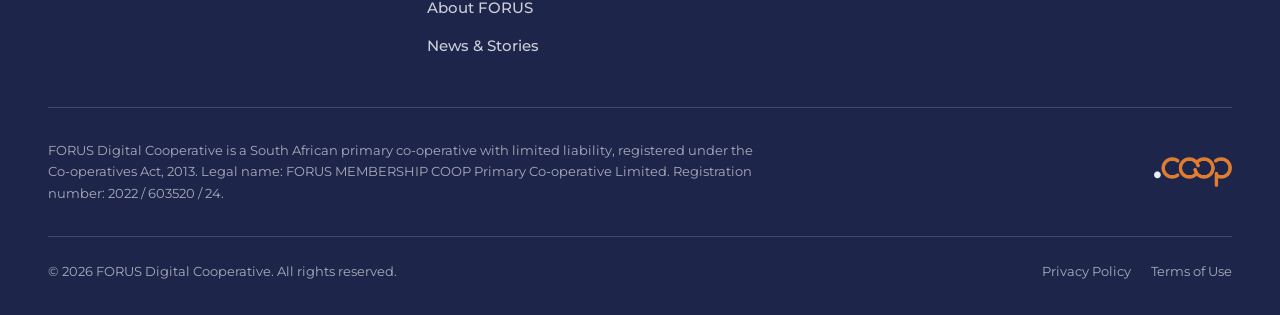
<file: story-world-agriculture-forum.html>
<!DOCTYPE html>
<html lang="en">
<head>
<meta charset="utf-8">
<meta name="viewport" content="width=device-width, initial-scale=1">
<title>FORUS and World Agriculture Forum announce collaboration to strengthen farmer-owned cooperatives globally | FORUS</title>
<meta name="description" content="The partnership will support agricultural cooperatives and their members through improved access to markets, finance, technology, services and investment.">
<meta property="og:title" content="FORUS and World Agriculture Forum announce collaboration to strengthen farmer-owned cooperatives globally | FORUS">
<meta property="og:description" content="The partnership will support agricultural cooperatives and their members through improved access to markets, finance, technology, services and investment.">
<meta property="og:type" content="website">
<meta property="og:image" content="assets/img/agriculture-1200.jpg">
<meta name="theme-color" content="#1E254A">
<link rel="icon" href="favicon.svg" type="image/svg+xml">
<link rel="preconnect" href="https://fonts.googleapis.com">
<link rel="preconnect" href="https://fonts.gstatic.com" crossorigin>
<link rel="stylesheet" href="https://fonts.googleapis.com/css2?family=Montserrat:wght@400;500;600;700;800&display=swap">
<link rel="stylesheet" href="assets/css/site.css">
<script src="assets/js/site.js" defer></script>
</head>
<body>
<a class="skip-link" href="#main">Skip to content</a>
<header class="site-header is-static" data-header>
  <div class="container header-inner">
    <a class="logo" href="index.html" aria-label="FORUS Digital Cooperative home"><img src="assets/brand/forus-digital-cooperative-horizontal-reversed.svg" alt="FORUS Digital Cooperative" width="173" height="52"></a>
    <nav class="nav" id="nav" aria-label="Primary">
      <a href="index.html">Home</a><a href="how-forus-works.html">How FORUS Works</a><a href="about.html">About FORUS</a><a href="stories.html" aria-current="page">News &amp; Stories</a>
      <a class="btn btn-primary btn-sm" href="register.html">Register your Cooperative</a>
    </nav>
    <button class="nav-toggle" type="button" aria-expanded="false" aria-controls="nav" aria-label="Open menu"><span></span></button>
  </div>
</header>
<main id="main">

<section class="article-hero" aria-labelledby="story-h1">
  <div class="container">
    <div class="meta reveal"><span class="tag green">Partnerships</span><time datetime="2026-09-10">10 September 2026</time><span><span class="tie">Press release</span></span></div>
    <h1 id="story-h1" class="reveal">FORUS and World Agriculture Forum announce collaboration to strengthen farmer-owned <span class="tie-long">cooperatives globally</span></h1>
    <p class="standfirst reveal" data-delay="1">The partnership will support agricultural cooperatives and their members through improved access to markets, finance, technology, services and&nbsp;investment.</p>
  </div>
</section>
<section class="container article-figure reveal"><img src="assets/img/agriculture-1200.jpg" srcset="assets/img/agriculture-720.jpg 720w, assets/img/agriculture-1200.jpg 1200w, assets/img/agriculture-1672.jpg 1672w" sizes="(max-width: 1240px) 100vw, 1200px" width="1672" height="941" alt="Members of an agricultural cooperative standing among crops on a hillside, one checking a phone" style="--focus:60% 45%" fetchpriority="high" decoding="async"></section>
<section class="section" style="padding-top:clamp(40px,5vw,72px)">
  <div class="container article">
    <div class="prose">
<p><strong>South Africa, 10 September 2026.</strong> FORUS Digital Cooperative and the World Agriculture Forum (WAF) today announced a strategic collaboration to strengthen the participation of farmer-owned agricultural cooperatives in the emerging TerraNexus&nbsp;ecosystem.</p>
<p>TerraNexus is being developed as a cooperative-led global ecosystem connecting agricultural cooperatives and their farmer members to opportunities in markets, finance, technology, services and&nbsp;investment.</p>
<p>The collaboration combines WAF’s global agricultural network and country-level engagement with FORUS’s digital infrastructure for cooperatives, including verified identities, connected digital tools and financial&nbsp;services.</p>
<p>The initiative takes a cooperative-first approach, working through the institutions that farmers already own and trust. This will provide cooperatives with a practical pathway to participate in the broader TerraNexus ecosystem while retaining their local identity, governance and focus on&nbsp;members.</p>
<p>WAF’s Country Councils will help connect agricultural cooperatives with national and international stakeholders, supporting locally grounded implementation while linking farmer organisations to global knowledge, innovation and&nbsp;opportunity.</p>
<blockquote>“The most effective way to create lasting value for farmers is to strengthen the cooperative institutions they own and govern. By combining WAF’s global agricultural reach with FORUS’s digital infrastructure, we can create practical, trusted pathways for cooperatives and their members to participate in a more connected agricultural economy.”<footer>Sonny Fisher, Founder,&nbsp;FORUS</footer></blockquote>
<p>WAF has set an ambition to reach and support up to 300 million farmers by 2030 through TerraNexus. FORUS will support this ambition by helping establish the digital and financial foundations that enable agricultural cooperatives and their members to participate confidently in the&nbsp;ecosystem.</p>
<blockquote>“TerraNexus is intended to mobilise the strength of farmer-owned institutions at meaningful scale. FORUS brings valuable capability in cooperative enablement, verified identity and financial infrastructure, helping translate our global and country-level networks into practical opportunities for agricultural cooperatives and the farmers they serve.”<footer>Steve Monty, Senior Director, Farmer Initiatives, World Agriculture&nbsp;Forum</footer></blockquote>
<p>The organisations will now work together to define priority areas for implementation. These are expected to include cooperative onboarding and enablement, pathways for member participation, and the digital and financial infrastructure required to support inclusive agricultural&nbsp;growth.</p>
<h2>About the World <span class="tie-long">Agriculture Forum</span></h2>
<p>The World Agriculture Forum is a global platform that brings together governments, farmers, agribusinesses, experts and development institutions to advance sustainable agricultural&nbsp;development.</p>
<p>Through policy advocacy, trade facilitation, technology-driven solutions and inclusive partnerships, WAF works to strengthen resilient and food-secure agricultural&nbsp;systems.</p>
</div>
    <aside class="aside">
      <div class="facts"><h3><span class="tie">Key facts</span></h3><dl><dt>Announced</dt><dd>10 September 2026, South&nbsp;Africa</dd>
<dt>Partners</dt><dd>FORUS Digital Cooperative and the World Agriculture&nbsp;Forum</dd>
<dt>Initiative</dt><dd>TerraNexus, a cooperative-led global agricultural&nbsp;ecosystem</dd>
<dt>Ambition</dt><dd>WAF aims to reach and support up to 300 million farmers by 2030 through&nbsp;TerraNexus</dd>
<dt>Links</dt><dd><a href="https://www.worldagricultureforum.org" target="_blank" rel="noreferrer">worldagricultureforum.org</a></dd></dl></div>
      <div class="share"><b>Media&nbsp;enquiries</b><br>Clayton Mott, Marketing, FORUS Digital Cooperative<br><a href="mailto:clayton@forus.digital">clayton@forus.digital</a></div>
    </aside>
  </div>
</section>
<section class="section bg-sand related" aria-labelledby="related-h2">
  <div class="container">
    <h2 id="related-h2" class="reveal"><span class="tie">Related stories</span></h2>
    <div class="story-grid two"><a class="story-card reveal" data-delay="0" href="story-template.html">
      <img src="assets/img/community-1200.jpg" srcset="assets/img/community-720.jpg 720w, assets/img/community-1200.jpg 1200w, assets/img/community-1672.jpg 1672w" sizes="(max-width: 600px) 100vw, (max-width: 900px) 50vw, 33vw" width="1672" height="941" alt="A cooperative team gathered around a laptop and crates of produce in late afternoon light" style="--focus:55% 45%" loading="lazy" decoding="async">
      <div class="body">
        <div class="meta"><span class="tag ">Partnerships</span><time datetime="2026-09-10">10 September 2026</time></div>
        <h3>FORUS and DotCooperation partner on digital identity for <span class="tie-long">African cooperatives</span></h3>
        <p>FORUS has been appointed by DotCooperation as a key Strategic Promotional and Implementation Partner for Africa, combining the .coop digital identity ecosystem with FORUS&#x27;s cooperative network, implementation capability and technical support&nbsp;services.</p>
        <span class="link-more">Read story<svg class="chev" viewBox="0 0 16 16" aria-hidden="true"><path d="M6 3l5 5-5 5" fill="none" stroke="currentColor" stroke-width="2" stroke-linecap="round" stroke-linejoin="round"/></svg></span>
      </div>
    </a></div>
    <div class="cta-row reveal"><a class="link-more" href="stories.html">All news and stories<svg class="chev" viewBox="0 0 16 16" aria-hidden="true"><path d="M6 3l5 5-5 5" fill="none" stroke="currentColor" stroke-width="2" stroke-linecap="round" stroke-linejoin="round"/></svg></a></div>
  </div>
</section>
<section class="section bg-night pattern" aria-labelledby="story-cta-h2">
  <div class="container"><div class="section-head reveal" style="margin-bottom:0">
    <h2 id="story-cta-h2">Ready to connect <span class="tie-long">your cooperative?</span></h2>
    <p class="lead">Start by registering your cooperative. FORUS will guide you through the next steps and the services available to&nbsp;you.</p>
    <div class="cta-row"><a class="btn btn-primary" href="register.html">Register your Cooperative<svg class="chev" viewBox="0 0 16 16" aria-hidden="true"><path d="M6 3l5 5-5 5" fill="none" stroke="currentColor" stroke-width="2" stroke-linecap="round" stroke-linejoin="round"/></svg></a></div>
  </div></div>
</section>
</main>
<footer class="site-footer">
  <div class="container">
    <div class="footer-top">
      <div class="footer-brand">
        <img src="assets/brand/forus-digital-cooperative-horizontal-reversed.svg" alt="FORUS Digital Cooperative" width="160" height="48">
        <p>Digital infrastructure for the cooperative&nbsp;economy.</p>
      </div>
      <div class="footer-col">
        <h3>Explore</h3>
        <ul>
          <li><a href="index.html">Home</a></li>
          <li><a href="how-forus-works.html">How FORUS Works</a></li>
          <li><a href="about.html">About FORUS</a></li>
          <li><a href="stories.html">News &amp; Stories</a></li>
        </ul>
      </div>
      <div class="footer-col">
        <h3>Join</h3>
        <ul>
          <li><a href="register.html">Register your Cooperative</a></li>
          <li><a href="ecosystem.html">Ecosystem reference</a></li>
        </ul>
      </div>
      <div class="footer-col">
        <h3>Legal</h3>
        <ul>
          <li><a href="privacy.html">Privacy Policy</a></li>
          <li><a href="terms.html">Terms of Use</a></li>
        </ul>
      </div>
    </div>
    <div class="footer-mid">
      <p class="footer-legal">FORUS Digital Cooperative is a South African primary co-operative with limited liability, registered under the Co-operatives Act, 2013. Legal name: FORUS MEMBERSHIP COOP Primary Co-operative Limited. Registration number: 2022 / 603520 /&nbsp;24.</p>
      <div class="footer-partners" aria-label="Cooperative partners">
        <a href="https://identity.coop" target="_blank" rel="noreferrer" aria-label=".coop domain"><img class="partner-coop" src="assets/brand/dotcoop-mark-reversed.png" alt=".coop" width="78" height="30"></a>
      </div>
    </div>
    <div class="footer-bottom">
      <p>© 2026 FORUS Digital Cooperative. All rights&nbsp;reserved.</p>
      <nav aria-label="Legal"><a href="privacy.html">Privacy Policy</a><a href="terms.html">Terms of Use</a></nav>
    </div>
  </div>
</footer>
</body>
</html>
</file>
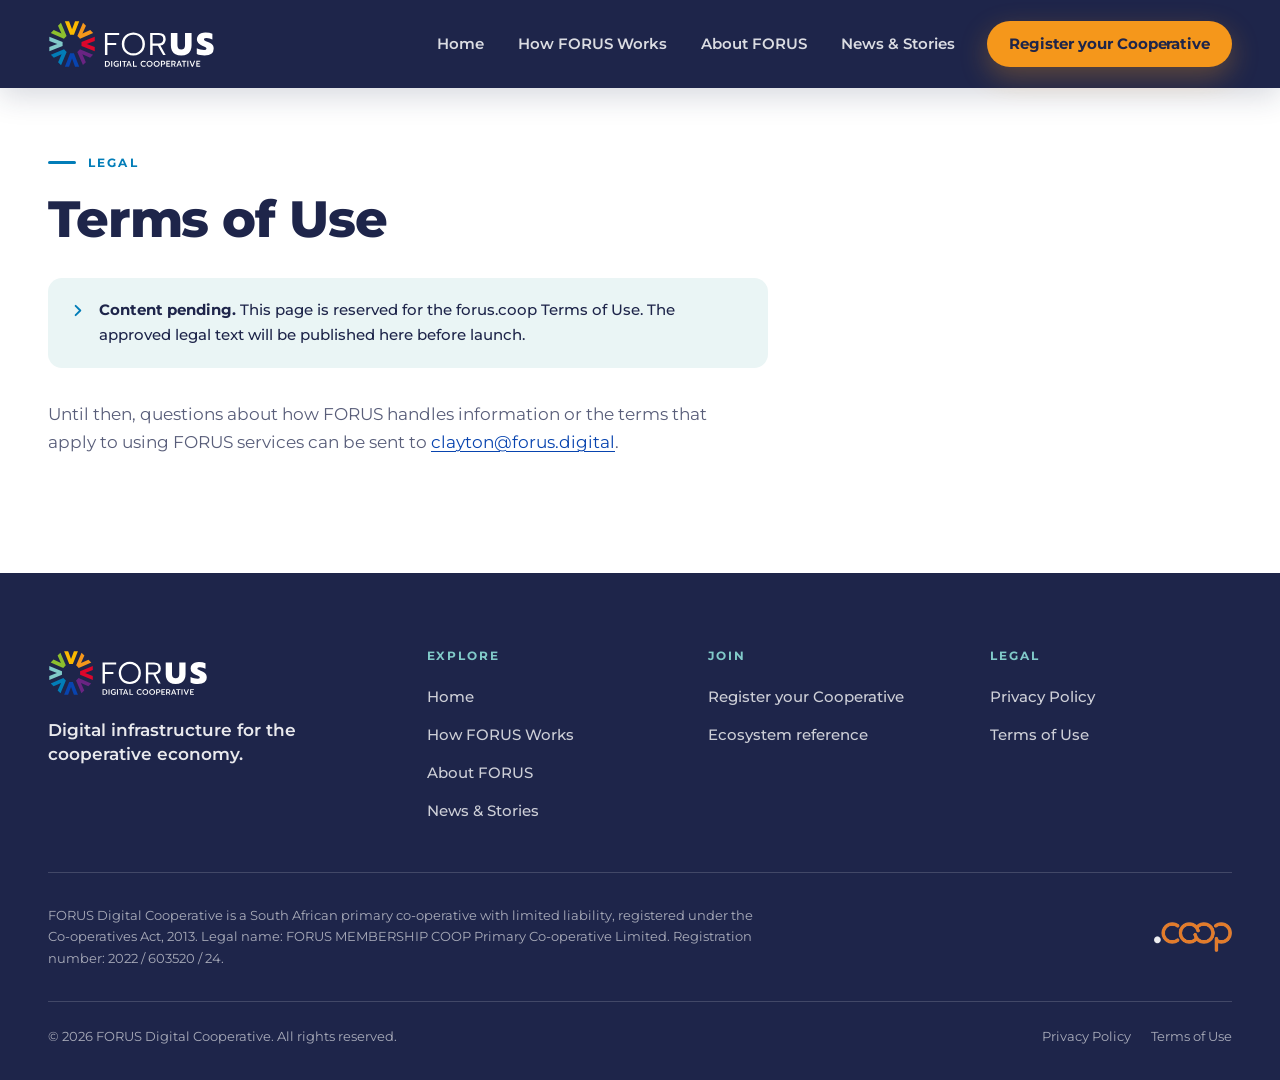
<file: terms.html>
<!DOCTYPE html>
<html lang="en">
<head>
<meta charset="utf-8">
<meta name="viewport" content="width=device-width, initial-scale=1">
<title>Terms of Use | FORUS</title>
<meta name="description" content="Terms of Use for forus.coop.">
<meta property="og:title" content="Terms of Use | FORUS">
<meta property="og:description" content="Terms of Use for forus.coop.">
<meta property="og:type" content="website">
<meta property="og:image" content="assets/img/agriculture-1200.jpg">
<meta name="theme-color" content="#1E254A">
<link rel="icon" href="favicon.svg" type="image/svg+xml">
<link rel="preconnect" href="https://fonts.googleapis.com">
<link rel="preconnect" href="https://fonts.gstatic.com" crossorigin>
<link rel="stylesheet" href="https://fonts.googleapis.com/css2?family=Montserrat:wght@400;500;600;700;800&display=swap">
<link rel="stylesheet" href="assets/css/site.css">
<script src="assets/js/site.js" defer></script>
</head>
<body>
<a class="skip-link" href="#main">Skip to content</a>
<header class="site-header is-static" data-header>
  <div class="container header-inner">
    <a class="logo" href="index.html" aria-label="FORUS Digital Cooperative home"><img src="assets/brand/forus-digital-cooperative-horizontal-reversed.svg" alt="FORUS Digital Cooperative" width="173" height="52"></a>
    <nav class="nav" id="nav" aria-label="Primary">
      <a href="index.html">Home</a><a href="how-forus-works.html">How FORUS Works</a><a href="about.html">About FORUS</a><a href="stories.html">News &amp; Stories</a>
      <a class="btn btn-primary btn-sm" href="register.html">Register your Cooperative</a>
    </nav>
    <button class="nav-toggle" type="button" aria-expanded="false" aria-controls="nav" aria-label="Open menu"><span></span></button>
  </div>
</header>
<main id="main">

<section class="legal-page" aria-labelledby="legal-h1">
  <div class="container">
    <p class="eyebrow">Legal</p>
    <h1 id="legal-h1">Terms <span class="tie">of Use</span></h1>
    <div class="note" style="margin-top:32px;max-width:720px"><svg class="chev" viewBox="0 0 16 16" aria-hidden="true"><path d="M6 3l5 5-5 5" fill="none" stroke="currentColor" stroke-width="2" stroke-linecap="round" stroke-linejoin="round"/></svg><span><b>Content&nbsp;pending.</b> This page is reserved for the forus.coop Terms of Use. The approved legal text will be published here <span class="tie">before launch.</span></span></div>
    <div class="body-copy" style="margin-top:32px;max-width:62ch">
      <p>Until then, questions about how FORUS handles information or the terms that apply to using FORUS services can be sent to <a href="mailto:clayton@forus.digital">clayton@forus.digital</a>.</p>
    </div>
  </div>
</section>
</main>
<footer class="site-footer">
  <div class="container">
    <div class="footer-top">
      <div class="footer-brand">
        <img src="assets/brand/forus-digital-cooperative-horizontal-reversed.svg" alt="FORUS Digital Cooperative" width="160" height="48">
        <p>Digital infrastructure for the cooperative&nbsp;economy.</p>
      </div>
      <div class="footer-col">
        <h3>Explore</h3>
        <ul>
          <li><a href="index.html">Home</a></li>
          <li><a href="how-forus-works.html">How FORUS Works</a></li>
          <li><a href="about.html">About FORUS</a></li>
          <li><a href="stories.html">News &amp; Stories</a></li>
        </ul>
      </div>
      <div class="footer-col">
        <h3>Join</h3>
        <ul>
          <li><a href="register.html">Register your Cooperative</a></li>
          <li><a href="ecosystem.html">Ecosystem reference</a></li>
        </ul>
      </div>
      <div class="footer-col">
        <h3>Legal</h3>
        <ul>
          <li><a href="privacy.html">Privacy Policy</a></li>
          <li><a href="terms.html">Terms of Use</a></li>
        </ul>
      </div>
    </div>
    <div class="footer-mid">
      <p class="footer-legal">FORUS Digital Cooperative is a South African primary co-operative with limited liability, registered under the Co-operatives Act, 2013. Legal name: FORUS MEMBERSHIP COOP Primary Co-operative Limited. Registration number: 2022 / 603520 /&nbsp;24.</p>
      <div class="footer-partners" aria-label="Cooperative partners">
        <a href="https://identity.coop" target="_blank" rel="noreferrer" aria-label=".coop domain"><img class="partner-coop" src="assets/brand/dotcoop-mark-reversed.png" alt=".coop" width="78" height="30"></a>
      </div>
    </div>
    <div class="footer-bottom">
      <p>© 2026 FORUS Digital Cooperative. All rights&nbsp;reserved.</p>
      <nav aria-label="Legal"><a href="privacy.html">Privacy Policy</a><a href="terms.html">Terms of Use</a></nav>
    </div>
  </div>
</footer>
</body>
</html>
</file>
<file: assets/css/site.css>
/* ==========================================================================
   FORUS public website · site.css
   Greenfield build · September 2026
   Tokens, base, layout, components, sections, responsive.
   ========================================================================== */

:root {
  /* Brand palette (FORUS design system V1.2) */
  --night-blue: #1E254A;
  --deep-blue: #0844AF;
  --medium-blue: #027DB8;
  --light-blue: #81CAC9;
  --orange: #F5971B;
  --green: #8DBF2E;
  --yellow: #FBBA00;
  --red: #DD062B;
  --purple: #692482;
  --light-grey: #EEEEEE;
  --dark-grey: #858585;
  --white: #FFFFFF;

  /* Tints and neutrals */
  --sand: #F6F3EE;
  --mist: #EAF5F5;
  --ink: var(--night-blue);
  --ink-soft: rgba(30, 37, 74, .74);
  --ink-mute: rgba(30, 37, 74, .56);
  --line: rgba(30, 37, 74, .12);
  --line-on-dark: rgba(255, 255, 255, .16);
  --text-on-dark: rgba(255, 255, 255, .78);

  /* Type */
  --font: 'Montserrat', 'Segoe UI', system-ui, -apple-system, sans-serif;
  --fs-body: clamp(1rem, .96rem + .2vw, 1.0625rem);
  --fs-lead: clamp(1.125rem, 1.05rem + .45vw, 1.375rem);
  --fs-h1: clamp(2.5rem, 1.6rem + 4.6vw, 5rem);
  --fs-h1-inner: clamp(2.25rem, 1.4rem + 3.6vw, 4.25rem);
  --fs-h2: clamp(1.9rem, 1.3rem + 2.6vw, 3.3rem);
  --fs-h3: clamp(1.25rem, 1.1rem + .6vw, 1.5rem);
  --fs-eyebrow: .75rem;

  /* Layout, 8px mini-unit */
  --container: 1200px;
  --gutter: clamp(20px, 4vw, 48px);
  --section: clamp(80px, 6vw + 40px, 136px);
  --radius: 24px;
  --radius-sm: 14px;
  --shadow: 0 24px 60px rgba(30, 37, 74, .14);
  --ease: cubic-bezier(.2, .7, .2, 1);
  --header-h: 88px;
}

/* --------------------------------------------------------------------------
   Base
   -------------------------------------------------------------------------- */
*, *::before, *::after { box-sizing: border-box; }
html { scroll-behavior: smooth; -webkit-text-size-adjust: 100%; }
@media (prefers-reduced-motion: reduce) { html { scroll-behavior: auto; } }
body {
  margin: 0;
  font-family: var(--font);
  font-size: var(--fs-body);
  line-height: 1.65;
  color: var(--ink);
  background: var(--white);
  -webkit-font-smoothing: antialiased;
  overflow-x: hidden;
}
img, svg, video { display: block; max-width: 100%; }
img { height: auto; }
a { color: var(--deep-blue); text-decoration-thickness: 1px; text-underline-offset: .18em; }
h1, h2, h3, h4 { margin: 0; font-weight: 800; line-height: 1.05; letter-spacing: -.022em; text-wrap: balance; }
h1 { font-size: var(--fs-h1); }
h2 { font-size: var(--fs-h2); }
h3 { font-size: var(--fs-h3); font-weight: 700; letter-spacing: -.012em; line-height: 1.2; }
p { margin: 0; text-wrap: pretty; }
li { text-wrap: pretty; }
p + p { margin-top: 1em; }
ul, ol { margin: 0; padding: 0; list-style: none; }
button { font: inherit; color: inherit; }
:focus-visible { outline: 3px solid var(--orange); outline-offset: 3px; border-radius: 4px; }
.visually-hidden { position: absolute !important; width: 1px; height: 1px; overflow: hidden; clip: rect(0 0 0 0); white-space: nowrap; }
::selection { background: var(--light-blue); color: var(--night-blue); }

.container { width: min(100% - 2 * var(--gutter), var(--container)); margin-inline: auto; }
.container-wide { width: min(100% - 2 * var(--gutter), 1440px); margin-inline: auto; }
.measure { max-width: 62ch; }
.measure-narrow { max-width: 46ch; }

.eyebrow {
  display: inline-flex; flex-wrap: wrap; align-items: center; gap: 6px 12px;
  font-size: var(--fs-eyebrow); font-weight: 700; letter-spacing: .18em; text-transform: uppercase;
  color: var(--medium-blue); margin-bottom: 20px;
}
.eyebrow::before { content: ""; width: 28px; height: 3px; border-radius: 2px; background: currentColor; }
.eyebrow.on-dark { color: var(--light-blue); }
.eyebrow.orange { color: var(--orange); }
.eyebrow.plain::before { display: none; }

.lead { font-size: var(--fs-lead); line-height: 1.5; color: var(--ink-soft); font-weight: 500; }
.on-dark .lead, .lead.on-dark { color: var(--text-on-dark); }
.body-copy { color: var(--ink-soft); }
.body-copy p + p { margin-top: 1.1em; }

.skip-link {
  position: absolute; left: 16px; top: -60px; z-index: 100;
  background: var(--night-blue); color: var(--white); padding: 12px 18px; border-radius: 10px; font-weight: 700; text-decoration: none;
  transition: top .2s;
}
.skip-link:focus { top: 16px; }

/* --------------------------------------------------------------------------
   Buttons and links
   -------------------------------------------------------------------------- */
.btn {
  display: inline-flex; align-items: center; justify-content: center; gap: 10px;
  min-height: 56px; padding: 14px 28px; border-radius: 999px;
  font-weight: 700; font-size: 1rem; line-height: 1.2; text-decoration: none; letter-spacing: -.005em;
  border: 2px solid transparent; cursor: pointer; white-space: nowrap;
  transition: transform .25s var(--ease), background-color .25s, border-color .25s, color .25s, box-shadow .25s;
}
.btn:hover { transform: translateY(-2px); }
.btn:active { transform: translateY(0); }
.btn-primary { background: var(--orange); color: var(--night-blue); box-shadow: 0 10px 28px rgba(245, 151, 27, .3); }
.btn-primary:hover { background: #FFA733; box-shadow: 0 14px 32px rgba(245, 151, 27, .38); }
.btn-ghost { background: transparent; color: var(--white); border-color: rgba(255, 255, 255, .55); }
.btn-ghost:hover { border-color: var(--white); background: rgba(255, 255, 255, .08); }
.btn-dark { background: var(--night-blue); color: var(--white); }
.btn-dark:hover { background: #2A3266; }
.btn-outline { background: transparent; color: var(--night-blue); border-color: rgba(30, 37, 74, .35); }
.btn-outline:hover { border-color: var(--night-blue); }
.btn-sm { min-height: 46px; padding: 10px 20px; font-size: .9375rem; }
.btn .chev { transition: transform .25s var(--ease); }
.btn:hover .chev { transform: translateX(3px); }

.link-more {
  display: inline-flex; align-items: center; gap: 10px;
  font-weight: 700; color: var(--deep-blue); text-decoration: none;
}
.link-more .chev { transition: transform .25s var(--ease); }
.link-more:hover .chev { transform: translateX(4px); }
.link-more.on-dark { color: var(--light-blue); }
.link-more.on-dark:hover { color: var(--white); }
.chev { display: inline-block; width: 1em; height: 1em; flex: none; }

.cta-row { display: flex; flex-wrap: wrap; gap: 14px; align-items: center; margin-top: 36px; }

/* --------------------------------------------------------------------------
   Header
   -------------------------------------------------------------------------- */
.site-header {
  position: fixed; inset: 0 0 auto 0; z-index: 50;
  height: var(--header-h);
  background: transparent;
  transition: background-color .35s, box-shadow .35s, height .35s var(--ease);
}
.site-header::before {
  content: ""; position: absolute; inset: 0; pointer-events: none;
  background: linear-gradient(to bottom, rgba(30, 37, 74, .55), rgba(30, 37, 74, 0));
  opacity: 1; transition: opacity .35s;
}
.site-header.is-solid, .site-header.is-static { background: var(--night-blue); box-shadow: 0 8px 30px rgba(30, 37, 74, .18); }
.site-header.is-solid::before, .site-header.is-static::before { opacity: 0; }
.site-header.is-solid { height: 72px; }
.header-inner { position: relative; height: 100%; display: flex; align-items: center; justify-content: space-between; gap: 24px; }
.logo { display: inline-flex; flex: none; position: relative; z-index: 60; }
.logo img { height: 50px; width: auto; transition: height .35s var(--ease); }
.site-header.is-solid .logo img { height: 42px; }
.nav { display: flex; align-items: center; gap: 6px; }
.nav a:not(.btn) {
  display: inline-block; padding: 10px 14px; border-radius: 999px;
  color: rgba(255, 255, 255, .84); font-weight: 600; font-size: .9375rem; text-decoration: none;
  transition: background-color .2s, color .2s;
}
.nav a:not(.btn):hover { color: var(--white); background: rgba(255, 255, 255, .1); }
.nav a[aria-current="page"] { color: var(--white); position: relative; }
.nav a[aria-current="page"]::after { content: ""; position: absolute; left: 14px; right: 14px; bottom: 5px; height: 2px; border-radius: 2px; background: var(--orange); }
.nav .btn { margin-left: 12px; }
.nav-toggle {
  display: none; position: relative; z-index: 60; width: 48px; height: 48px; border: 0; border-radius: 12px; background: transparent; cursor: pointer;
}
.nav-toggle span, .nav-toggle span::before, .nav-toggle span::after {
  content: ""; position: absolute; left: 12px; width: 24px; height: 2px; border-radius: 2px; background: var(--white); transition: transform .3s var(--ease), opacity .2s, top .3s;
}
.nav-toggle span { top: 23px; }
.nav-toggle span::before { top: -8px; left: 0; }
.nav-toggle span::after { top: 8px; left: 0; }
.nav-toggle[aria-expanded="true"] span { background: transparent; }
.nav-toggle[aria-expanded="true"] span::before { top: 0; transform: rotate(45deg); }
.nav-toggle[aria-expanded="true"] span::after { top: 0; transform: rotate(-45deg); }

/* --------------------------------------------------------------------------
   Reveal on scroll (opt-in, reduced-motion safe)
   -------------------------------------------------------------------------- */
.reveal { opacity: 0; transform: translateY(28px); transition: opacity .8s var(--ease), transform .9s var(--ease); }
.reveal.is-in { opacity: 1; transform: none; }
.reveal[data-delay="1"] { transition-delay: .1s; }
.reveal[data-delay="2"] { transition-delay: .2s; }
.reveal[data-delay="3"] { transition-delay: .3s; }
.reveal[data-delay="4"] { transition-delay: .4s; }
@media (prefers-reduced-motion: reduce) {
  .reveal { opacity: 1; transform: none; transition: none; }
  .btn, .link-more .chev, .btn .chev { transition: none; }
}

/* --------------------------------------------------------------------------
   Hero
   -------------------------------------------------------------------------- */
.hero {
  position: relative; isolation: isolate; overflow: hidden;
  min-height: min(92vh, 900px); display: flex; align-items: flex-end;
  background: var(--night-blue); color: var(--white);
  padding: calc(var(--header-h) + 64px) 0 clamp(56px, 8vw, 104px);
}
.hero-media { position: absolute; inset: 0; z-index: -2; }
.hero-media img { width: 100%; height: 100%; object-fit: cover; object-position: var(--focus, 50% 40%); }
.hero-scrim {
  position: absolute; inset: 0; z-index: -1;
  background:
    linear-gradient(to top, rgba(30, 37, 74, .92) 0%, rgba(30, 37, 74, .55) 42%, rgba(30, 37, 74, .12) 78%, rgba(30, 37, 74, 0) 100%),
    linear-gradient(to right, rgba(30, 37, 74, .55) 0%, rgba(30, 37, 74, .1) 60%, rgba(30, 37, 74, 0) 100%);
}
.hero-content { position: relative; max-width: 820px; }
.hero h1 { color: var(--white); max-width: 20ch; }
.nb, .tie, .tie-long { white-space: nowrap; }
.hero-home h1 { font-size: clamp(2.5rem, 1.5rem + 4.3vw, 4.6rem); }
.hero .lead { color: rgba(255, 255, 255, .84); max-width: 50ch; margin-top: 24px; }
.hero .eyebrow { color: var(--light-blue); }
.hero-inner { min-height: min(72vh, 720px); }
.hero-inner h1 { font-size: var(--fs-h1-inner); max-width: 16ch; }
.hero-split { min-height: 0; padding-bottom: 0; }
.hero-note { margin-top: 28px; font-size: .9375rem; color: rgba(255, 255, 255, .7); font-weight: 500; }

/* Animated hero entrance */
.hero-content > * { animation: rise .9s var(--ease) both; }
.hero-content > :nth-child(2) { animation-delay: .1s; }
.hero-content > :nth-child(3) { animation-delay: .2s; }
.hero-content > :nth-child(4) { animation-delay: .3s; }
.hero-media img { animation: settle 1.6s var(--ease) both; }
@keyframes rise { from { opacity: 0; transform: translateY(24px); } to { opacity: 1; transform: none; } }
@keyframes settle { from { transform: scale(1.06); } to { transform: scale(1); } }
@media (prefers-reduced-motion: reduce) { .hero-content > *, .hero-media img { animation: none; } }

/* --------------------------------------------------------------------------
   Section scaffolding
   -------------------------------------------------------------------------- */
.section { padding: var(--section) 0; position: relative; }
.section-tight { padding: calc(var(--section) * .7) 0; }
.bg-sand { background: var(--sand); }
.bg-mist { background: var(--mist); }
.bg-night { background: var(--night-blue); color: var(--white); }
.bg-night h2, .bg-night h3 { color: var(--white); }
.bg-night .body-copy, .bg-night .lead { color: var(--text-on-dark); }
.bg-deep { background: var(--deep-blue); color: var(--white); }
.pattern { position: relative; }
.pattern::before {
  content: ""; position: absolute; inset: 0; pointer-events: none;
  background: url("../brand/forus-pattern-tile.png") center / 240px 278px repeat;
  opacity: .11; mix-blend-mode: screen;
  -webkit-mask-image: linear-gradient(to right, rgba(0,0,0,.9), rgba(0,0,0,0) 58%);
          mask-image: linear-gradient(to right, rgba(0,0,0,.9), rgba(0,0,0,0) 58%);
}
.pattern > * { position: relative; }
.section-head { max-width: 760px; margin-bottom: clamp(40px, 5vw, 72px); }
.section-head .lead { margin-top: 20px; }
.section-head.center { margin-inline: auto; text-align: center; }
.section-head.center .eyebrow { justify-content: center; }

/* Brand spectrum rule: the eight arrows as a thin line */
.spectrum { height: 4px; background: linear-gradient(90deg, var(--red) 0 12.5%, var(--orange) 0 25%, var(--yellow) 0 37.5%, var(--green) 0 50%, var(--light-blue) 0 62.5%, var(--medium-blue) 0 75%, var(--deep-blue) 0 87.5%, var(--purple) 0); }

/* --------------------------------------------------------------------------
   Layout helpers
   -------------------------------------------------------------------------- */
.split { display: grid; grid-template-columns: repeat(12, 1fr); gap: clamp(28px, 4vw, 64px); align-items: center; }
.split > .col-5 { grid-column: span 5; }
.split > .col-6 { grid-column: span 6; }
.split > .col-7 { grid-column: span 7; }
.split .order-first { order: -1; }
.split.editorial { align-items: start; }
.split.editorial > .col-7 { padding-top: 42px; }

.figure { position: relative; }
.figure > img:not(.figure-mark) { width: 100%; height: 100%; object-fit: cover; border-radius: var(--radius); object-position: var(--focus, 50% 50%); }
.figure-tall img { aspect-ratio: 4 / 5; }
.figure-wide img { aspect-ratio: 16 / 10; }
.figure-square img { aspect-ratio: 1; }
.figure-offset::before {
  content: ""; position: absolute; z-index: -1; inset: 8% -6% -8% 10%;
  border-radius: var(--radius); background: var(--light-blue); opacity: .55;
}
.figure-offset.orange::before { background: var(--orange); opacity: .35; }
.figure-offset.night::before { background: var(--night-blue); opacity: .12; }
.figure-mark { position: absolute; width: clamp(72px, 9vw, 120px); height: auto; bottom: -8%; left: -6%; filter: drop-shadow(0 12px 24px rgba(30, 37, 74, .25)); }
.figure-caption { margin-top: 14px; font-size: .875rem; color: var(--ink-mute); font-weight: 500; }

.stack-list { display: grid; gap: 14px; margin-top: 32px; }
.stack-list li { display: grid; grid-template-columns: 22px 1fr; gap: 12px; align-items: start; font-weight: 600; font-size: 1.0625rem; }
.stack-list .chev { color: var(--orange); margin-top: .35em; width: 14px; height: 14px; }

/* --------------------------------------------------------------------------
   Outcomes (dark) : four numbered outcomes with colour accents
   -------------------------------------------------------------------------- */
.outcomes { display: grid; grid-template-columns: repeat(2, 1fr); gap: clamp(28px, 4vw, 56px) clamp(32px, 5vw, 80px); margin-top: 8px; }
.outcome { position: relative; padding-left: 28px; border-left: 3px solid var(--accent, var(--light-blue)); }
.outcome h3 { color: var(--white); margin-bottom: 12px; font-size: clamp(1.35rem, 1.2rem + .8vw, 1.75rem); }
.outcome p { color: var(--text-on-dark); max-width: 42ch; }
.outcome small { display: block; font-size: .75rem; font-weight: 700; letter-spacing: .18em; text-transform: uppercase; color: var(--accent, var(--light-blue)); margin-bottom: 14px; }

/* --------------------------------------------------------------------------
   Steps: numbered journey
   -------------------------------------------------------------------------- */
.steps { display: grid; grid-template-columns: repeat(3, 1fr); gap: clamp(24px, 3vw, 40px); counter-reset: step; position: relative; }
.steps.five { grid-template-columns: repeat(5, 1fr); }
.step { position: relative; padding-top: 28px; }
.step::before { content: ""; position: absolute; left: 0; right: -24px; top: 0; height: 2px; background: var(--line); }
.step:last-child::before { right: 0; }
.step::after { content: ""; position: absolute; left: 0; top: -5px; width: 12px; height: 12px; border-radius: 50%; background: var(--orange); box-shadow: 0 0 0 5px var(--white); }
.bg-sand .step::after { box-shadow: 0 0 0 5px var(--sand); }
.step .num { display: block; font-size: clamp(2.2rem, 2rem + 1.5vw, 3.2rem); font-weight: 800; line-height: 1; letter-spacing: -.03em; color: var(--medium-blue); margin-bottom: 16px; }
.step h3 { margin-bottom: 10px; }
.step p { color: var(--ink-soft); }
.steps.five .step .num { font-size: clamp(1.8rem, 1.6rem + 1vw, 2.4rem); }
.steps.five .step h3 { font-size: 1.15rem; }
.steps.five .step p { font-size: .9375rem; }

/* Vertical steps with image (register page) */
.steps-v { display: grid; gap: 0; }
.steps-v li { display: grid; grid-template-columns: 64px 1fr; gap: 20px; padding: 26px 0; border-top: 1px solid var(--line); }
.steps-v li:last-child { border-bottom: 1px solid var(--line); }
.steps-v .num { width: 48px; height: 48px; border-radius: 50%; display: grid; place-items: center; font-weight: 800; background: var(--night-blue); color: var(--white); }
.steps-v h3 { font-size: 1.15rem; margin-bottom: 6px; }
.steps-v p { color: var(--ink-soft); }

/* --------------------------------------------------------------------------
   Mosaic: real cooperative economies
   Desktop: fixed row heights so every frame fills its cell. One tall anchor
   frame, two stacked frames beside it, one wide frame under, text alongside.
   -------------------------------------------------------------------------- */
.mosaic { display: grid; grid-template-columns: repeat(12, 1fr); grid-template-rows: 290px 290px 300px; gap: 16px; }
.mosaic figure { margin: 0; position: relative; overflow: hidden; border-radius: var(--radius-sm); background: var(--night-blue); }
.mosaic img { width: 100%; height: 100%; object-fit: cover; object-position: var(--focus, 50% 50%); transition: transform 1.2s var(--ease); }
.mosaic figure:hover img { transform: scale(1.04); }
.mosaic figcaption { position: absolute; left: 18px; bottom: 16px; padding: 8px 14px; border-radius: 999px; background: rgba(30, 37, 74, .72); color: var(--white); font-size: .8125rem; font-weight: 700; letter-spacing: .06em; text-transform: uppercase; backdrop-filter: blur(6px); }
.mosaic .m1 { grid-column: 1 / 8; grid-row: 1 / 3; }
.mosaic .m2 { grid-column: 8 / 13; grid-row: 1 / 2; }
.mosaic .m3 { grid-column: 8 / 13; grid-row: 2 / 3; }
.mosaic .m4 { grid-column: 1 / 6; grid-row: 3 / 4; }
.mosaic .m-text { grid-column: 6 / 13; grid-row: 3 / 4; display: flex; align-items: center; padding: 0 0 0 clamp(16px, 3vw, 40px); }
.word-list { font-size: clamp(1.5rem, 1.05rem + 1.5vw, 2.05rem); font-weight: 800; letter-spacing: -.02em; line-height: 1.18; color: var(--night-blue); }
.word-list span { display: inline; white-space: nowrap; }
.word-list span:not(:last-child)::after { content: "\00B7"; color: var(--orange); margin: 0 .38em; }

/* --------------------------------------------------------------------------
   Full-bleed statement (network effect, final CTA)
   -------------------------------------------------------------------------- */
.bleed { position: relative; isolation: isolate; color: var(--white); overflow: hidden; background: var(--night-blue); }
.bleed-media { position: absolute; inset: 0; z-index: -2; }
.bleed-media img { width: 100%; height: 100%; object-fit: cover; object-position: var(--focus, 50% 50%); }
.bleed-scrim { position: absolute; inset: 0; z-index: -1; background: linear-gradient(to right, rgba(30, 37, 74, .92) 0%, rgba(30, 37, 74, .7) 45%, rgba(30, 37, 74, .25) 100%); }
.bleed-scrim.center { background: linear-gradient(to top, rgba(30, 37, 74, .9), rgba(30, 37, 74, .5) 60%, rgba(30, 37, 74, .35)); }
.bleed .section-head { margin-bottom: 0; }
.bleed h2 { color: var(--white); }
.bleed p { color: rgba(255, 255, 255, .84); }
.bleed .lead { color: rgba(255, 255, 255, .88); }
.bleed-center { text-align: center; }
.bleed-center .section-head { margin-inline: auto; }
.bleed-center .cta-row { justify-content: center; }
.pull { margin-top: 32px; padding-left: 22px; border-left: 3px solid var(--orange); font-size: var(--fs-h3); font-weight: 700; line-height: 1.35; letter-spacing: -.01em; max-width: 30ch; color: var(--white); }

/* --------------------------------------------------------------------------
   Principles
   -------------------------------------------------------------------------- */
.principles { display: grid; grid-template-columns: repeat(4, 1fr); gap: clamp(20px, 2.5vw, 32px); }
.principle { position: relative; padding: 30px 26px 28px; border-radius: var(--radius); background: var(--white); border: 1px solid var(--line); min-height: 240px; display: flex; flex-direction: column; transition: transform .35s var(--ease), box-shadow .35s var(--ease); }
.principle:hover { transform: translateY(-4px); box-shadow: var(--shadow); }
.principle .mark { width: 44px; height: 44px; margin-bottom: auto; }
.principle h3 { margin: 28px 0 10px; font-size: 1.2rem; }
.principle p { color: var(--ink-soft); font-size: .9875rem; }
.principle-glyph { width: 44px; height: 44px; border-radius: 12px; display: grid; place-items: center; color: var(--white); background: var(--accent, var(--medium-blue)); }
.principle-glyph svg { width: 22px; height: 22px; }

/* --------------------------------------------------------------------------
   Proof / momentum
   -------------------------------------------------------------------------- */
.proof { display: grid; grid-template-columns: 7fr 5fr; gap: clamp(32px, 5vw, 80px); align-items: center; }
.proof-media { position: relative; }
.proof-media img { border-radius: var(--radius); aspect-ratio: 4 / 5; object-fit: cover; width: 100%; object-position: var(--focus, 50% 50%); }
.proof-card { position: absolute; left: -12%; bottom: 8%; width: min(320px, 78%); padding: 22px 24px; border-radius: 18px; background: var(--white); box-shadow: var(--shadow); color: var(--night-blue); }
.proof-card small { display: block; font-size: .72rem; font-weight: 700; letter-spacing: .16em; text-transform: uppercase; color: var(--medium-blue); margin-bottom: 8px; }
.proof-card b { display: block; font-size: 1.05rem; line-height: 1.3; letter-spacing: -.01em; }
.proof-card time { display: block; margin-top: 8px; font-size: .8125rem; color: var(--ink-mute); font-weight: 600; }

/* --------------------------------------------------------------------------
   Ecosystem areas (How FORUS Works)
   -------------------------------------------------------------------------- */
.areas { display: grid; grid-template-columns: repeat(12, 1fr); gap: 16px; margin-top: clamp(40px, 5vw, 64px); }
.area { grid-column: span 4; padding: 30px 28px; border-radius: var(--radius); background: rgba(255, 255, 255, .07); border: 1px solid rgba(255, 255, 255, .12); backdrop-filter: blur(8px); }
.area:nth-child(4), .area:nth-child(5) { grid-column: span 6; }
.area small { display: block; font-size: .72rem; font-weight: 700; letter-spacing: .18em; text-transform: uppercase; color: var(--light-blue); margin-bottom: 14px; }
.area h3 { color: var(--white); margin-bottom: 10px; font-size: 1.25rem; }
.area p { color: var(--text-on-dark); font-size: .9875rem; }
.area .bar { display: block; width: 40px; height: 4px; border-radius: 2px; background: var(--accent, var(--light-blue)); margin-bottom: 18px; }

/* Transparency: readiness states */
.readiness { display: grid; grid-template-columns: repeat(3, 1fr); gap: 20px; margin-top: 40px; }
.state { padding: 26px 26px 28px; border-radius: var(--radius); background: var(--white); border: 1px solid var(--line); }
.state .dot { display: block; width: 14px; height: 14px; border-radius: 50%; background: var(--accent); margin-bottom: 18px; box-shadow: 0 0 0 5px color-mix(in srgb, var(--accent) 22%, transparent); }
.state h3 { font-size: 1.1rem; margin-bottom: 8px; }
.state p { color: var(--ink-soft); font-size: .9375rem; }

/* Sector strip */
.sector-strip { display: flex; flex-wrap: wrap; gap: 10px; margin-top: 32px; }
.sector-strip > span { display: inline-block; padding: 12px 18px; border-radius: 999px; background: var(--white); border: 1px solid rgba(30, 37, 74, .16); font-weight: 600; font-size: .9375rem; line-height: 1.2; color: var(--night-blue); white-space: nowrap; }
.sector-strip > span span { display: inline; padding: 0; border: 0; background: none; }

/* --------------------------------------------------------------------------
   Reference panel (link to ecosystem page)
   -------------------------------------------------------------------------- */
.reference { display: grid; grid-template-columns: 1fr auto; gap: 32px; align-items: center; padding: clamp(28px, 4vw, 48px); border-radius: var(--radius); background: var(--night-blue); color: var(--white); overflow: hidden; position: relative; }
.reference::after { content: ""; position: absolute; right: -60px; top: -60px; width: 300px; height: 300px; background: url("../brand/forus-mark-white.svg") center / contain no-repeat; opacity: .06; pointer-events: none; }
.reference h2 { color: var(--white); font-size: clamp(1.5rem, 1.3rem + 1vw, 2.1rem); margin-bottom: 10px; }
.reference p { color: var(--text-on-dark); max-width: 56ch; }
.reference > * { position: relative; }

/* --------------------------------------------------------------------------
   Legal / who we are block
   -------------------------------------------------------------------------- */
.legal-card { padding: clamp(28px, 4vw, 48px); border-radius: var(--radius); background: var(--white); border: 1px solid var(--line); }
.legal-card dl { display: grid; grid-template-columns: auto 1fr; gap: 12px 28px; margin-top: 24px; }
.legal-card dt { font-size: .75rem; font-weight: 700; letter-spacing: .14em; text-transform: uppercase; color: var(--ink-mute); padding-top: 3px; }
.legal-card dd { margin: 0; font-weight: 600; }

/* Partner area (design only, awaiting approved names) */
.partner-area { display: grid; grid-template-columns: repeat(3, 1fr); gap: 16px; margin-top: 36px; }
.partner-slot { min-height: 120px; border-radius: var(--radius-sm); border: 1.5px dashed rgba(30, 37, 74, .22); display: grid; place-items: center; color: var(--ink-mute); font-size: .8125rem; font-weight: 600; text-align: center; padding: 16px; }

/* --------------------------------------------------------------------------
   Stories
   -------------------------------------------------------------------------- */
.featured { display: grid; grid-template-columns: 6fr 6fr; gap: clamp(28px, 4vw, 64px); align-items: center; }
.featured .figure img { aspect-ratio: 16 / 11; }
.tag { display: inline-block; padding: 6px 12px; border-radius: 999px; font-size: .72rem; font-weight: 700; letter-spacing: .12em; text-transform: uppercase; background: var(--mist); color: var(--medium-blue); }
.tag.orange { background: #FFF1DE; color: #B3600A; }
.tag.green { background: #EEF6DD; color: #5B8218; }
.meta { display: flex; flex-wrap: wrap; align-items: center; gap: 14px; margin-bottom: 18px; font-size: .875rem; color: var(--ink-mute); font-weight: 600; }
.story-grid { display: grid; grid-template-columns: repeat(3, 1fr); gap: 28px; }
.story-card { display: flex; flex-direction: column; text-decoration: none; color: inherit; border-radius: var(--radius); overflow: hidden; background: var(--white); border: 1px solid var(--line); transition: transform .35s var(--ease), box-shadow .35s var(--ease); }
.story-card:hover { transform: translateY(-4px); box-shadow: var(--shadow); }
.story-card img { aspect-ratio: 16 / 10; object-fit: cover; width: 100%; object-position: var(--focus, 50% 50%); }
.story-card .body { padding: 24px 24px 26px; display: flex; flex-direction: column; gap: 12px; flex: 1; }
.story-card h3 { font-size: 1.2rem; }
.story-card p { color: var(--ink-soft); font-size: .9375rem; }
.story-card .link-more { margin-top: auto; padding-top: 8px; }
.story-card.is-placeholder { border-style: dashed; background: transparent; }
.story-card.is-placeholder .ph { aspect-ratio: 16 / 10; background: repeating-linear-gradient(135deg, rgba(30, 37, 74, .05) 0 12px, transparent 12px 24px); }
.launch-note { padding: clamp(28px, 4vw, 48px); border-radius: var(--radius); background: var(--sand); display: grid; grid-template-columns: 1fr auto; gap: 24px; align-items: center; }

/* Story detail */
.article-hero { padding: calc(var(--header-h) + 48px) 0 40px; }
.article-hero h1 { font-size: clamp(1.75rem, 1.2rem + 2.6vw, 3.4rem); max-width: 24ch; }
.article-hero .standfirst { font-size: var(--fs-lead); color: var(--ink-soft); margin-top: 24px; max-width: 62ch; font-weight: 500; }
.article-figure img { width: 100%; aspect-ratio: 21 / 9; object-fit: cover; border-radius: var(--radius); object-position: var(--focus, 50% 40%); }
.article { display: grid; grid-template-columns: minmax(0, 720px) 300px; gap: clamp(32px, 6vw, 96px); justify-content: space-between; }
.prose { font-size: 1.0625rem; line-height: 1.75; color: rgba(30, 37, 74, .86); }
.prose > * + * { margin-top: 1.25em; }
.prose h2 { font-size: 1.6rem; margin-top: 2em; }
.prose h2:first-child { margin-top: 0; }
.prose ul { padding-left: 1.2em; list-style: disc; }
.prose li + li { margin-top: .4em; }
.prose blockquote { margin: 2em 0; padding: 28px 32px; border-left: 4px solid var(--orange); background: var(--sand); border-radius: 0 var(--radius-sm) var(--radius-sm) 0; font-size: 1.25rem; font-weight: 600; line-height: 1.45; letter-spacing: -.01em; }
.prose blockquote footer { margin-top: 14px; font-size: .9rem; font-weight: 600; color: var(--ink-mute); }
.prose .pathway { display: flex; flex-wrap: wrap; gap: 8px; align-items: center; font-weight: 800; letter-spacing: .1em; font-size: .8rem; text-transform: uppercase; color: var(--medium-blue); }
.prose .pathway .chev { color: var(--orange); }
.aside { position: sticky; top: 100px; align-self: start; display: grid; gap: 20px; }
.facts { padding: 24px; border-radius: var(--radius); background: var(--sand); }
.facts h3 { font-size: .8rem; letter-spacing: .16em; text-transform: uppercase; color: var(--ink-mute); margin-bottom: 14px; }
.facts dl { display: grid; gap: 12px; }
.facts dt { font-size: .75rem; font-weight: 700; color: var(--ink-mute); }
.facts dd { margin: 0; font-weight: 600; font-size: .9375rem; }
.facts a { color: var(--deep-blue); }
.share { padding: 24px; border-radius: var(--radius); border: 1px solid var(--line); font-size: .9375rem; }
.related h2 { font-size: clamp(1.5rem, 1.3rem + 1vw, 2rem); margin-bottom: 28px; }

/* --------------------------------------------------------------------------
   Register
   -------------------------------------------------------------------------- */
.register-hero { display: grid; grid-template-columns: 1fr 1fr; min-height: min(88vh, 860px); background: var(--night-blue); color: var(--white); }
.register-hero .copy { display: flex; align-items: center; padding: calc(var(--header-h) + 56px) clamp(24px, 5vw, 80px) clamp(56px, 6vw, 96px) max(var(--gutter), calc((100vw - var(--container)) / 2)); }
.register-hero .copy h1 { color: var(--white); max-width: 12ch; font-size: var(--fs-h1-inner); }
.register-hero .copy .lead { color: rgba(255, 255, 255, .84); margin-top: 24px; max-width: 46ch; }
.register-hero .media { position: relative; min-height: 420px; }
.register-hero .media img { position: absolute; inset: 0; width: 100%; height: 100%; object-fit: cover; object-position: var(--focus, 50% 50%); }
.register-hero .media::after { content: ""; position: absolute; inset: 0; background: linear-gradient(to right, var(--night-blue), rgba(30, 37, 74, 0) 35%); }
.checklist { display: grid; gap: 14px; margin-top: 28px; }
.checklist li { display: grid; grid-template-columns: 26px 1fr; gap: 12px; align-items: start; font-weight: 600; }
.checklist .tick { width: 22px; height: 22px; border-radius: 50%; background: var(--green); color: var(--white); display: grid; place-items: center; margin-top: 2px; }
.checklist .tick svg { width: 12px; height: 12px; }
.faq { display: grid; gap: 12px; }
.faq details { border-radius: var(--radius-sm); border: 1px solid var(--line); background: var(--white); overflow: hidden; }
.faq summary { list-style: none; cursor: pointer; padding: 20px 24px; font-weight: 700; display: flex; justify-content: space-between; align-items: center; gap: 20px; }
.faq summary::-webkit-details-marker { display: none; }
.faq summary .plus { flex: none; width: 28px; height: 28px; border-radius: 50%; background: var(--sand); display: grid; place-items: center; transition: transform .3s var(--ease), background-color .3s; }
.faq details[open] summary .plus { transform: rotate(45deg); background: var(--orange); }
.faq .answer { padding: 0 24px 22px; color: var(--ink-soft); }
.note { display: flex; gap: 14px; align-items: flex-start; padding: 20px 22px; border-radius: var(--radius-sm); background: var(--mist); color: var(--ink); font-size: .9375rem; font-weight: 500; }
.note .chev { color: var(--medium-blue); margin-top: .3em; flex: none; }

/* --------------------------------------------------------------------------
   Legal pages
   -------------------------------------------------------------------------- */
.legal-page { padding: calc(var(--header-h) + 56px) 0 var(--section); }
.legal-page h1 { font-size: clamp(2rem, 1.5rem + 2.4vw, 3.2rem); }

/* --------------------------------------------------------------------------
   Footer
   -------------------------------------------------------------------------- */
.site-footer { background: var(--night-blue); color: var(--white); padding: clamp(56px, 6vw, 88px) 0 32px; }
.footer-top { display: grid; grid-template-columns: 1.4fr 1fr 1fr 1fr; gap: 40px; padding-bottom: 48px; border-bottom: 1px solid var(--line-on-dark); }
.footer-brand img { height: 48px; width: auto; }
.footer-brand p { margin-top: 22px; font-size: 1.05rem; font-weight: 600; max-width: 26ch; line-height: 1.4; color: rgba(255, 255, 255, .9); }
.footer-col h3 { font-size: .75rem; letter-spacing: .16em; text-transform: uppercase; color: var(--light-blue); margin-bottom: 18px; font-weight: 700; }
.footer-col ul { display: grid; gap: 10px; }
.footer-col a { color: rgba(255, 255, 255, .78); text-decoration: none; font-weight: 500; font-size: .9375rem; }
.footer-col a:hover { color: var(--white); text-decoration: underline; }
.footer-mid { display: flex; justify-content: space-between; align-items: center; gap: 32px; flex-wrap: wrap; padding: 32px 0; border-bottom: 1px solid var(--line-on-dark); }
.footer-legal { font-size: .8125rem; line-height: 1.65; color: rgba(255, 255, 255, .62); max-width: 720px; }
.footer-partners { display: flex; align-items: center; gap: 28px; }
.footer-partners a { display: inline-flex; line-height: 0; }
.footer-partners img { display: block; width: auto; opacity: .92; transition: opacity .15s; }
.footer-partners a:hover img { opacity: 1; }
.partner-coop { height: 30px; }
.footer-bottom { display: flex; justify-content: space-between; align-items: center; gap: 16px; flex-wrap: wrap; padding-top: 24px; font-size: .8125rem; color: rgba(255, 255, 255, .62); }
.footer-bottom nav { display: flex; gap: 20px; }
.footer-bottom a { color: inherit; text-decoration: none; }
.footer-bottom a:hover { color: var(--white); }

/* --------------------------------------------------------------------------
   Responsive
   -------------------------------------------------------------------------- */
@media (max-width: 1100px) {
  .mosaic { grid-template-rows: 240px 240px 260px; }
  .principles { grid-template-columns: repeat(2, 1fr); }
  .steps.five { grid-template-columns: repeat(3, 1fr); row-gap: 40px; }
  .steps.five .step:nth-child(3n)::before { right: 0; }
  .areas .area { grid-column: span 6; }
  .areas .area:nth-child(5) { grid-column: span 12; }
}
@media (max-width: 900px) {
  :root { --header-h: 76px; }
  br.desk { display: none; }
  .nav {
    position: fixed; inset: 0; z-index: 55; flex-direction: column; justify-content: center; align-items: stretch; gap: 8px;
    padding: 96px var(--gutter) 40px; background: var(--night-blue);
    opacity: 0; visibility: hidden; transform: translateY(-8px);
    transition: opacity .3s var(--ease), transform .3s var(--ease), visibility 0s .3s;
  }
  .nav.is-open { opacity: 1; visibility: visible; transform: none; transition: opacity .3s var(--ease), transform .3s var(--ease), visibility 0s; }
  .nav a:not(.btn) { font-size: 1.5rem; font-weight: 700; padding: 14px 8px; border-radius: 10px; }
  .nav a[aria-current="page"]::after { left: 8px; right: auto; width: 32px; bottom: 8px; }
  .nav .btn { margin: 24px 0 0; align-self: flex-start; }
  .nav-toggle { display: block; }
  .site-header.nav-open { background: var(--night-blue); }
  .logo img { height: 42px; }
  .site-header.is-solid .logo img { height: 38px; }

  .split { grid-template-columns: 1fr; gap: 36px; }
  .split > [class*="col-"] { grid-column: auto; }
  .split .order-first { order: 0; }
  .split.editorial > .col-7 { padding-top: 0; }
  .figure-tall img { aspect-ratio: 16 / 11; }
  .figure-mark { left: auto; right: -4%; }
  .outcomes { grid-template-columns: 1fr; gap: 32px; }
  .steps { grid-template-columns: 1fr; gap: 32px; }
  .step::before { right: 0; }
  .steps.five { grid-template-columns: 1fr; }
  .mosaic { grid-template-rows: auto; gap: 12px; }
  .mosaic .m1 { grid-column: 1 / 13; grid-row: auto; aspect-ratio: 16 / 10; }
  .mosaic .m2, .mosaic .m3 { grid-column: span 6; grid-row: auto; aspect-ratio: 4 / 3; }
  .mosaic .m4 { grid-column: 1 / 13; grid-row: auto; aspect-ratio: 16 / 9; }
  .mosaic .m-text { grid-column: 1 / 13; grid-row: auto; padding: 16px 0 0; }
  .proof { grid-template-columns: 1fr; }
  .proof-media { order: -1; }
  .proof-media img { aspect-ratio: 16 / 11; }
  .proof-card { left: 16px; bottom: 16px; }
  .readiness { grid-template-columns: 1fr; }
  .areas .area, .areas .area:nth-child(5) { grid-column: span 12; }
  .reference { grid-template-columns: 1fr; }
  .featured { grid-template-columns: 1fr; }
  .story-grid { grid-template-columns: 1fr 1fr; }
  .article { grid-template-columns: 1fr; }
  .aside { position: static; }
  .register-hero { grid-template-columns: 1fr; }
  .register-hero .copy { padding: calc(var(--header-h) + 48px) var(--gutter) 48px; }
  .register-hero .media { min-height: 46vw; }
  .register-hero .media::after { background: linear-gradient(to bottom, var(--night-blue), rgba(30, 37, 74, 0) 30%); }
  .footer-top { grid-template-columns: 1fr 1fr; }
  .footer-brand { grid-column: 1 / -1; }
  .launch-note { grid-template-columns: 1fr; }
  .partner-area { grid-template-columns: 1fr 1fr; }
}
@media (max-width: 600px) {
  .hero { min-height: min(88vh, 760px); }
  :root { --fs-h2: 1.7rem; }
  h1 .nb, h1 .tie-long { white-space: normal; }
  .article-hero h1 { font-size: 1.55rem; }
  .article-hero h1 .tie-long { white-space: nowrap; }
  .hero h1 { max-width: none; }
  .hero-scrim { background: linear-gradient(to top, rgba(30, 37, 74, .96) 0%, rgba(30, 37, 74, .7) 45%, rgba(30, 37, 74, .2) 85%, rgba(30, 37, 74, .05)); }
  .cta-row .btn { width: 100%; }
  .principles { grid-template-columns: 1fr; }
  .principle { min-height: 0; }
  .principle .mark, .principle-glyph { margin-bottom: 0; }
  .principle h3 { margin-top: 20px; }
  .mosaic .m2, .mosaic .m3 { grid-column: 1 / 13; aspect-ratio: 16 / 10; }
  .story-grid { grid-template-columns: 1fr; }
  .footer-top { grid-template-columns: 1fr; }
  .footer-mid { flex-direction: column; align-items: flex-start; }
  .legal-card dl { grid-template-columns: 1fr; gap: 6px 0; }
  .legal-card dd { margin-bottom: 12px; }
  .partner-area { grid-template-columns: 1fr; }
  .steps-v li { grid-template-columns: 44px 1fr; gap: 14px; }
  .steps-v .num { width: 40px; height: 40px; font-size: .9rem; }
  .btn { white-space: normal; text-align: center; }
}

/* --------------------------------------------------------------------------
   About: "Simple at the front. Connected underneath." visual
   -------------------------------------------------------------------------- */
.layers { position: relative; padding: 0 0 0 clamp(0px, 3vw, 32px); }
.layers-front { display: flex; gap: 10px; margin-bottom: 18px; position: relative; z-index: 2; }
.layers-front span { flex: 1; text-align: center; padding: 22px 12px; border-radius: 16px; background: var(--night-blue); color: var(--white); font-weight: 800; font-size: 1.1rem; letter-spacing: -.01em; box-shadow: 0 18px 40px rgba(30, 37, 74, .22); }
.layers-list { display: grid; gap: 8px; }
.layers-list li { display: flex; align-items: center; gap: 16px; padding: 12px 18px; border-radius: 12px; background: var(--white); border: 1px solid var(--line); font-weight: 600; font-size: .9375rem; color: var(--ink-soft); transform: translateX(calc(var(--i) * 6px)); }
.layers-list .bar { width: 12px; height: 12px; border-radius: 4px; background: var(--accent); flex: none; }

/* Partnership cards */
.partners { display: grid; grid-template-columns: 1fr 1fr; gap: 20px; margin-top: 48px; }
.partner-card { padding: 30px 30px 28px; border-radius: var(--radius); background: var(--white); border: 1px solid var(--line); display: flex; flex-direction: column; gap: 12px; }
.partner-card .partner-logo.dark-bg { align-self: flex-start; height: 30px; width: auto; padding: 10px 14px; box-sizing: content-box; border-radius: 10px; background: var(--night-blue); }
.partner-card .partner-name { display: inline-block; align-self: flex-start; padding: 12px 14px; border-radius: 10px; background: var(--night-blue); color: var(--white); font-weight: 800; font-size: .8rem; letter-spacing: .08em; text-transform: uppercase; }
.partner-card h3 { margin-top: 10px; font-size: 1.25rem; }
.partner-card p { color: var(--ink-soft); font-size: .9875rem; }
.partner-card .link-more { margin-top: auto; padding-top: 10px; }

.story-grid.two { grid-template-columns: 1fr 1fr; }

@media (max-width: 900px) {
  .partners { grid-template-columns: 1fr; }
  .layers { padding: 0; }
  .layers-list li { transform: none; }
}
@media (max-width: 600px) {
  .story-grid.two { grid-template-columns: 1fr; }
  .layers-front span { padding: 16px 8px; font-size: .95rem; }
}

/* ==========================================================================
   About page · institutional profile. Scoped to .ab-* so nothing else moves.
   ========================================================================== */
.ab-hero { display: grid; grid-template-columns: 1.05fr 1fr; min-height: min(92vh, 920px); background: var(--night-blue); color: var(--white); position: relative; isolation: isolate; }
.ab-hero .copy { position: relative; display: flex; align-items: flex-end; padding: calc(var(--header-h) + 80px) clamp(24px, 5vw, 72px) clamp(56px, 6vw, 88px) max(var(--gutter), calc((100vw - var(--container)) / 2)); overflow: hidden; }
.ab-hero .copy::before { content: ""; position: absolute; right: -140px; top: 60px; width: 520px; height: 520px; background: url("../brand/forus-mark-white.svg") center / contain no-repeat; opacity: .05; pointer-events: none; }
.ab-hero .copy > div { position: relative; }
.ab-hero h1 { color: var(--white); font-size: clamp(2.3rem, 1.3rem + 3.4vw, 4.1rem); max-width: 18ch; }
.ab-hero .lead { margin-top: 28px; max-width: 44ch; color: rgba(255, 255, 255, .88); }
.ab-hero .sub { margin-top: 18px; max-width: 46ch; color: rgba(255, 255, 255, .7); font-size: 1.0625rem; }
.ab-hero .media { position: relative; min-height: 480px; }
.ab-hero .media img { position: absolute; inset: 0; width: 100%; height: 100%; object-fit: cover; object-position: var(--focus, 50% 50%); }
.ab-hero .media::after { content: ""; position: absolute; inset: 0; background: linear-gradient(to right, var(--night-blue), rgba(30, 37, 74, 0) 28%); }
.ab-strip { background: var(--night-blue); color: var(--white); border-top: 1px solid var(--line-on-dark); }
.ab-strip ul { display: grid; grid-template-columns: repeat(3, 1fr); }
.ab-strip li { display: flex; align-items: center; gap: 14px; padding: 24px 28px 24px 0; font-weight: 600; font-size: .9375rem; color: rgba(255, 255, 255, .82); }
.ab-strip li + li { padding-left: 28px; border-left: 1px solid var(--line-on-dark); }
.ab-strip .dot { flex: none; width: 10px; height: 10px; border-radius: 50%; background: var(--accent); }

/* What FORUS is: typographic, with a journey spine */
.ab-what .lead { color: var(--ink); font-weight: 600; }
.ab-spine { margin-top: clamp(40px, 5vw, 64px); padding: 28px 0; border-top: 1px solid var(--line); border-bottom: 1px solid var(--line); display: flex; flex-wrap: wrap; align-items: center; gap: 14px 18px; }
.ab-spine li { display: flex; align-items: center; gap: 18px; font-weight: 700; font-size: clamp(1rem, .95rem + .3vw, 1.2rem); letter-spacing: -.01em; }
.ab-spine li .chev { color: var(--orange); width: 16px; height: 16px; }
.ab-spine li:last-child .chev { display: none; }
.ab-spine-note { margin-top: 20px; font-size: .9375rem; color: var(--ink-mute); font-weight: 500; }

/* Why FORUS exists: fragmented versus connected */
.ab-why { background: var(--sand); }
.ab-contrast { display: grid; grid-template-columns: 1fr 1fr; gap: 20px; }
.ab-contrast figure { margin: 0; border-radius: var(--radius); overflow: hidden; box-shadow: 0 18px 44px rgba(30, 37, 74, .12); }
.ab-contrast img { width: 100%; height: auto; display: block; }
.ab-why .lead { color: var(--ink); font-weight: 600; }

/* Built by a cooperative: full-bleed ownership statement */
.ab-own { position: relative; isolation: isolate; color: var(--white); overflow: hidden; background: var(--night-blue); padding: var(--section) 0; }
.ab-own .bleed-scrim { background: linear-gradient(to right, rgba(30, 37, 74, .95) 0%, rgba(30, 37, 74, .86) 55%, rgba(30, 37, 74, .55) 100%); }
.ab-own h2 { color: var(--white); font-size: clamp(2.2rem, 1.4rem + 3.2vw, 4rem); max-width: 12ch; }
.ab-own-grid { display: grid; grid-template-columns: 1.1fr 1fr; gap: clamp(32px, 5vw, 80px); margin-top: clamp(36px, 4vw, 56px); align-items: start; }
.ab-notbut { display: grid; gap: 18px; }
.ab-notbut .not { padding: 22px 26px; border-radius: var(--radius-sm); background: rgba(255, 255, 255, .06); border: 1px solid rgba(255, 255, 255, .14); color: rgba(255, 255, 255, .62); font-weight: 600; font-size: 1.05rem; }
.ab-notbut .not small, .ab-notbut .but small { display: block; font-size: .7rem; letter-spacing: .18em; text-transform: uppercase; margin-bottom: 8px; font-weight: 700; }
.ab-notbut .not small { color: rgba(255, 255, 255, .45); }
.ab-notbut .but { padding: 26px 28px; border-radius: var(--radius-sm); background: var(--white); color: var(--night-blue); font-weight: 700; font-size: clamp(1.15rem, 1.05rem + .5vw, 1.4rem); line-height: 1.35; letter-spacing: -.01em; }
.ab-notbut .but small { color: var(--medium-blue); }
.ab-own .body-copy { color: rgba(255, 255, 255, .84); font-size: 1.0625rem; }
.ab-own .body-copy p:first-child { font-size: var(--fs-lead); font-weight: 600; color: var(--white); }
.ab-motto { margin-top: clamp(40px, 5vw, 64px); padding-top: 28px; border-top: 1px solid rgba(255, 255, 255, .18); display: flex; align-items: baseline; gap: 24px; flex-wrap: wrap; }
.ab-motto b { font-size: clamp(1.4rem, 1.1rem + 1.4vw, 2.2rem); font-weight: 800; letter-spacing: -.02em; }
.ab-motto .spectrum { width: 120px; height: 5px; border-radius: 3px; flex: none; }

/* One cooperative ecosystem: five-node chain */
.ab-chain { display: grid; grid-template-columns: repeat(5, 1fr); gap: 16px; position: relative; margin-top: clamp(40px, 5vw, 64px); }
.ab-chain::before { content: ""; position: absolute; left: 10%; right: 10%; top: 36px; height: 2px; background: linear-gradient(90deg, var(--green), var(--light-blue), var(--medium-blue), var(--deep-blue), var(--orange)); opacity: .55; }
.ab-node { position: relative; text-align: center; padding: 0 8px; }
.ab-node .disc { width: 72px; height: 72px; border-radius: 50%; margin: 0 auto 18px; background: var(--accent); display: grid; place-items: center; color: var(--white); box-shadow: 0 0 0 8px var(--white), 0 14px 30px rgba(30, 37, 74, .16); position: relative; }
.ab-node .disc svg { width: 30px; height: 30px; }
.ab-node b { display: block; font-size: .8rem; letter-spacing: .16em; text-transform: uppercase; color: var(--night-blue); }
.ab-node p { margin-top: 8px; font-size: .9375rem; color: var(--ink-soft); }

/* Built to connect: photo with overlapping panel */
.ab-connect { background: var(--mist); }
.ab-overlap { position: relative; }
.ab-overlap > img { width: 100%; aspect-ratio: 21 / 9; object-fit: cover; border-radius: var(--radius); object-position: var(--focus, 50% 50%); }
.ab-overlap .panel { position: relative; margin: -120px 0 0 clamp(0px, 4vw, 48px); width: min(640px, calc(100% - 2 * clamp(0px, 4vw, 48px))); padding: clamp(28px, 4vw, 48px); border-radius: var(--radius); background: var(--white); box-shadow: var(--shadow); }
.ab-overlap .panel h2 { font-size: clamp(1.7rem, 1.3rem + 1.6vw, 2.5rem); }

/* Who we are: registration plate */
.ab-org { background: var(--night-blue); color: var(--white); }
.ab-plate { display: grid; grid-template-columns: 1fr 1.3fr; gap: clamp(32px, 5vw, 80px); align-items: center; }
.ab-plate .mark { width: clamp(96px, 12vw, 150px); margin-bottom: 28px; }
.ab-plate h2 { color: var(--white); font-size: clamp(2rem, 1.4rem + 2.2vw, 3.1rem); }
.ab-plate .lead { margin-top: 18px; color: rgba(255, 255, 255, .8); max-width: 34ch; }
.ab-reg { border-top: 1px solid rgba(255, 255, 255, .22); }
.ab-reg div { display: grid; grid-template-columns: 190px 1fr; gap: 20px; padding: 22px 0; border-bottom: 1px solid rgba(255, 255, 255, .22); align-items: baseline; }
.ab-reg dt { font-size: .72rem; font-weight: 700; letter-spacing: .18em; text-transform: uppercase; color: var(--light-blue); }
.ab-reg dd { margin: 0; font-size: clamp(1.05rem, 1rem + .4vw, 1.3rem); font-weight: 700; letter-spacing: -.01em; }

/* Vision */
.ab-vision .section-head { max-width: 800px; }
.ab-vision h2 { font-size: clamp(1.9rem, 1.3rem + 2.6vw, 3.4rem); max-width: 18ch; }
.ab-vision .lead { margin-top: 24px; max-width: 56ch; }
.ab-vision .close { margin-top: 20px; font-weight: 700; color: var(--white); }

/* Final CTA */
.ab-cta { text-align: center; }
.ab-cta .section-head { margin: 0 auto; }
.ab-cta .cta-row { justify-content: center; }

@media (max-width: 1100px) {
  .ab-chain { grid-template-columns: repeat(5, 1fr); gap: 10px; }
  .ab-node p { font-size: .875rem; }
}
@media (max-width: 900px) {
  .ab-hero { grid-template-columns: 1fr; }
  .ab-hero .copy { padding: calc(var(--header-h) + 56px) var(--gutter) 48px; }
  .ab-hero .media { min-height: 52vw; }
  .ab-hero .media::after { background: linear-gradient(to bottom, var(--night-blue), rgba(30, 37, 74, 0) 30%); }
  .ab-strip ul { grid-template-columns: 1fr; }
  .ab-strip li { padding: 14px 0; }
  .ab-strip li + li { padding-left: 0; border-left: 0; border-top: 1px solid var(--line-on-dark); }
  .ab-contrast { grid-template-columns: 1fr; }
  .ab-own-grid { grid-template-columns: 1fr; }
  .ab-chain { grid-template-columns: 1fr; gap: 28px; max-width: 420px; }
  .ab-chain::before { left: 44px; right: auto; top: 0; bottom: 0; width: 2px; height: auto; background: linear-gradient(180deg, var(--green), var(--light-blue), var(--medium-blue), var(--deep-blue), var(--orange)); }
  .ab-node { display: grid; grid-template-columns: 88px 1fr; gap: 0 16px; text-align: left; align-items: center; padding: 0; }
  .ab-node .disc { margin: 0 0 0 8px; grid-row: 1 / 3; }
  .ab-node p { margin-top: 4px; }
  .ab-overlap > img { aspect-ratio: 4 / 3; }
  .ab-overlap .panel { margin: -60px 0 0; width: calc(100% - 24px); margin-inline: 12px; }
  .ab-plate { grid-template-columns: 1fr; }
  .ab-reg div { grid-template-columns: 1fr; gap: 6px; }
}
@media (max-width: 600px) {
  .ab-spine { gap: 12px 14px; }
  .ab-own h2 { max-width: none; }
}
</file>
